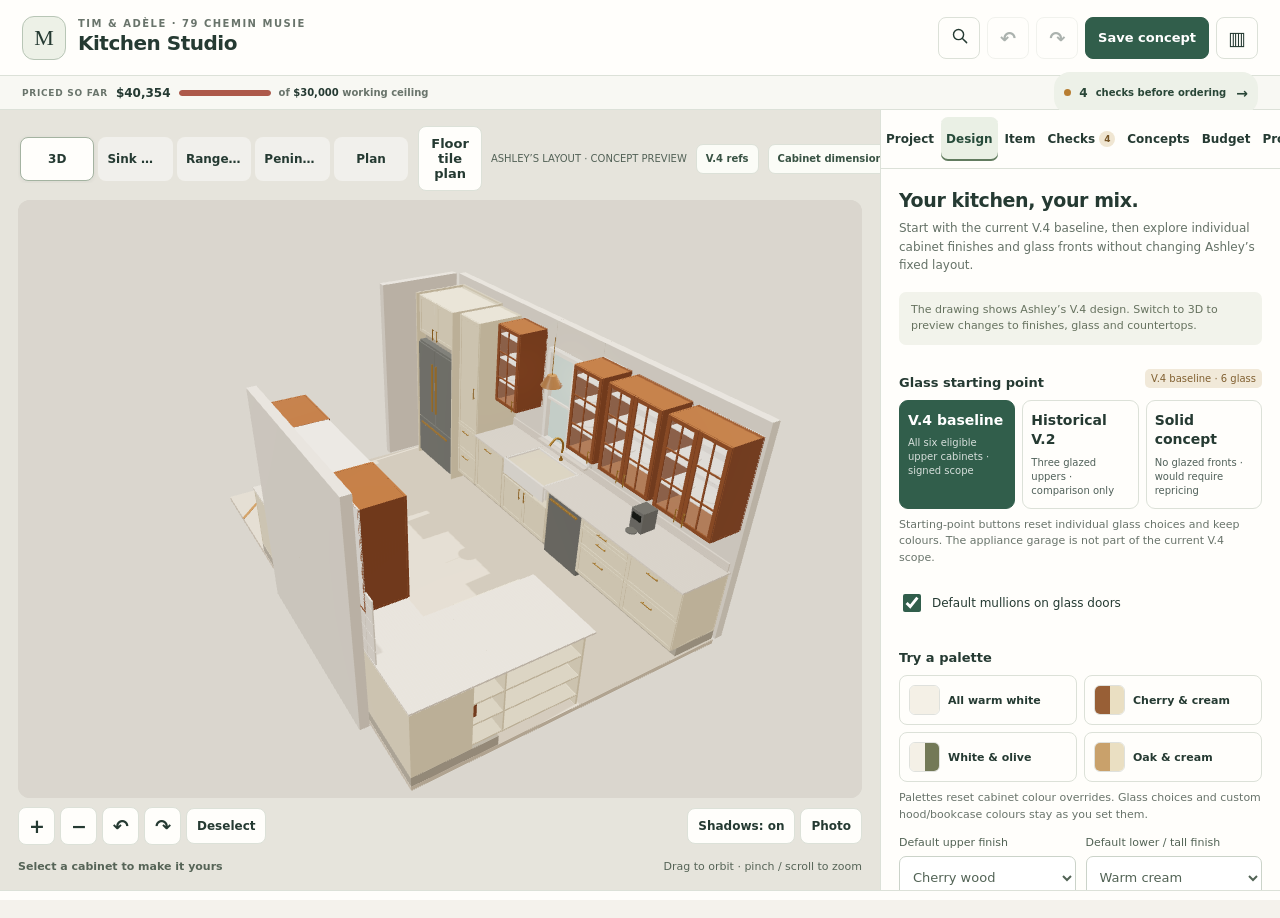
<file: index.html>
<!doctype html><html lang="en"><head><meta charset="utf-8"><meta name="viewport" content="width=device-width,initial-scale=1,viewport-fit=cover,maximum-scale=5,user-scalable=yes"><meta name="theme-color" content="#263b35"><meta name="apple-mobile-web-app-capable" content="yes"><meta name="apple-mobile-web-app-title" content="Kitchen Studio"><meta name="mobile-web-app-capable" content="yes"><link rel="manifest" href="manifest.webmanifest"><link rel="icon" href="assets/app-icon-192.png" sizes="192x192" type="image/png"><link rel="apple-touch-icon" href="assets/apple-touch-icon.png"><meta name="apple-mobile-web-app-status-bar-style" content="default"><meta name="format-detection" content="telephone=no"><title>79 Chemin Musie · Kitchen Studio</title><link rel="stylesheet" href="css/studio.css?v=20260928.1"><link rel="stylesheet" href="css/responsive.css?v=20260926.7"><script>window.MUSIE=window.MUSIE||{is3DReady:false};</script></head><body>
<header class="app-header"><div class="brand"><div class="brand-mark" aria-hidden="true">M</div><div><div class="eyebrow">TIM & ADÈLE · 79 CHEMIN MUSIE</div><h1>Kitchen Studio</h1></div></div><div class="header-actions"><button id="studio-search-open" class="icon-button studio-search-trigger" aria-label="Search the studio" title="Search the studio · / or Ctrl/⌘ K"><svg viewBox="0 0 24 24" aria-hidden="true"><circle cx="10.8" cy="10.8" r="6.4"></circle><path d="m16 16 5 5"></path></svg></button><button id="undo" class="icon-button" aria-label="Undo last design or price edit" title="Undo · Ctrl/⌘ Z" disabled>↶</button><button id="redo" class="icon-button" aria-label="Redo last edit" title="Redo · Ctrl/⌘ Shift Z" disabled>↷</button><button id="save-concept-top" class="primary">Save<span class="desktop-label"> concept</span></button><button id="panel-toggle" class="icon-button" aria-label="Hide controls for a full kitchen view" title="Show / hide controls">▥</button></div></header><div class="status-strip" aria-label="Project status"><button id="budget-shortcut" class="status-price" aria-label="Open budget"><span class="status-label">PRICED SO FAR</span><strong id="header-priced">—</strong><span class="status-meter" role="meter" aria-label="Priced subtotal as a portion of the working ceiling" aria-valuemin="0" aria-valuemax="100" aria-valuenow="0"><i id="header-priced-bar"></i></span><small>of <b id="header-ceiling">$30,000</b> working ceiling</small></button><button id="decision-shortcut" class="status-checks" aria-label="Review open checks before ordering"><i aria-hidden="true"></i><strong id="header-open-count">3</strong><span>checks before ordering</span><b aria-hidden="true">→</b></button></div> <main class="workspace"><section class="viewer" aria-label="Kitchen design workspace"><div class="viewbar"><nav class="view-tabs" aria-label="Camera views"><button data-view="overview">3D</button><button data-view="sink" class="active">Sink wall</button><button data-view="range">Range wall</button><button data-view="peninsula">Peninsula</button><button data-view="plan">Plan</button></nav><div class="view-tools"><button id="floor-layout-shortcut" type="button" data-floor-layout aria-label="Open floor tile plan">Floor tile plan</button><span class="view-count">ASHLEY’S V.4 DESIGN</span><button id="source-ref-toggle" type="button" aria-expanded="false" aria-controls="source-drawing">V.4 refs</button><button id="elevation-toggle" type="button" aria-pressed="false" aria-controls="elevation-stage">Cabinet dimensions</button></div></div><div id="stage"><section id="design-stage" class="design-stage" aria-label="Intentional Space V.4 design drawing" hidden><header class="design-stage-head"><div><strong id="design-title">Sink wall · Ashley’s V.4 design</strong><span id="design-source">Intentional Space · A.09</span></div><div class="design-stage-actions"><button id="design-dimensions" type="button">Select cabinets</button><button id="design-3d" type="button">Explore 3D</button></div></header><div id="design-plan-nav" class="design-plan-nav" hidden><button id="design-plan-cabinet" type="button" class="active" data-plan-kind="cabinet" aria-pressed="true">Cabinets · A.05</button><button id="design-plan-floor" type="button" data-plan-kind="floor" aria-pressed="false">Floor tile</button></div><div id="design-floor-view" class="design-floor-view" hidden><div class="floor-mode-tools" id="floor-modes"><span>Draft setting-out · sink wall at top</span><div><button id="floor-mode-size" type="button" data-floor-mode="size" class="active" aria-pressed="true">By size</button><button id="floor-mode-natural" type="button" data-floor-mode="natural" aria-pressed="false">Natural</button></div></div><div id="floor-map" class="floor-map" role="img" aria-label="Draft repeating mixed-size Valdorcia tile layout with cut pieces and 45 degree hardwood transition"></div><div id="floor-legend" class="floor-legend" aria-label="Tile piece counts"></div><p id="floor-summary" class="floor-summary"></p><p id="floor-assumptions" class="floor-assumptions"></p></div><div id="design-image-wrap" class="design-image-wrap"><picture><source id="design-mobile-source" media="(max-width:700px)" srcset="assets/design/sink-perspective-a09.webp"><img id="design-image" src="assets/design/sink-a09.webp" alt="Intentional Space V.4 sink wall design with cherry glass uppers and cream base cabinets"></picture></div><p class="design-caption">Ashley’s V.4 drawing is a fixed design reference. Finish and countertop choices preview in 3D; use Select cabinets for dimensions and individual fronts.</p></section><div id="error" role="alert">The 3D view could not start. Open this HTML file in a current browser with WebGL enabled. Some phone file previews do not run interactive HTML.</div><section id="elevation-stage" class="elevation-stage" aria-label="Dimensioned kitchen elevation" hidden><header class="elevation-head"><div><strong id="elevation-title">Sink wall · V.4 cabinet schedule</strong><span id="elevation-subtitle">Select a cabinet to highlight it in the model and review its scheduled size.</span></div><div class="elevation-head-actions"><button id="roughin-toggle" type="button" aria-pressed="false" hidden>Show rough-in overlay</button><button id="elevation-close" type="button">Back to V.4 design</button></div></header><div id="elevation-grid" class="elevation-grid" role="group" aria-label="Dimensioned cabinet elevation"></div><p id="roughin-warning" class="roughin-warning" hidden>Planning overlay only: marker locations and AFF heights are unverified placeholders, not construction dimensions. Confirm on site with the licensed trades, appliance specifications and applicable code before rough-in.</p><div id="roughin-detail" class="roughin-detail" aria-live="polite" hidden></div><img id="elevation-reference" alt="V.4 reference drawing" hidden><div id="elevation-selection" class="elevation-selection" aria-live="polite">Dimensions are cabinet box sizes in inches, from the V.4 schedule.</div></section><section class="source-drawing" id="source-drawing" aria-label="Kitchen v.4 drawing references" hidden><div class="source-drawing-head"><div><strong>Kitchen v.4 drawings</strong><span id="source-drawing-caption"></span></div><button id="source-ref-close" type="button" aria-label="Close drawing references">Close</button></div><nav class="source-drawing-tabs" aria-label="Choose source drawing"><button type="button" data-source-ref="0">A.05 · Cabinet plan</button><button type="button" data-source-ref="1">A.08 · Countertop</button><button type="button" data-source-ref="2">A.10 · Sink wall</button><button type="button" data-source-ref="3">A.12 · Range wall</button><button type="button" data-source-ref="4">A.13 · Peninsula</button><button type="button" data-source-ref="5">A.14 · Peninsula spec</button><button type="button" data-source-ref="6">A.15 · Dining side</button><button type="button" data-source-ref="7">A.16 · Dining spec</button></nav><img id="source-drawing-image" alt="Kitchen v.4 drawing reference"></section></div><div class="viewer-tools"><div class="tool-cluster"><button id="zin" class="icon-button" aria-label="Zoom in">+</button><button id="zout" class="icon-button" aria-label="Zoom out">−</button><button id="left" class="icon-button" aria-label="Rotate left">↶</button><button id="right" class="icon-button" aria-label="Rotate right">↷</button><button id="clear-selection">Deselect</button></div><div class="tool-cluster"><button id="quality">Shadows: on</button><button id="png" aria-label="Save current kitchen view as a PNG image">Photo</button></div></div><div class="viewer-caption"><span id="hover-name">Select a cabinet to make it yours</span><span class="gesture-help">Drag to orbit · pinch / scroll to zoom</span></div></section>
<aside class="inspector" aria-label="Kitchen design controls"><nav class="panel-tabs" role="tablist" aria-label="Studio tools"><button id="tab-project" role="tab" aria-controls="panel-project" aria-selected="false" tabindex="-1" data-tab="project">Project</button><button id="tab-design" role="tab" aria-controls="panel-design" aria-selected="true" data-tab="design">Design</button><button id="tab-item" role="tab" aria-controls="panel-item" aria-selected="false" tabindex="-1" data-tab="item">Item</button><button id="tab-decisions" role="tab" aria-controls="panel-decisions" aria-selected="false" tabindex="-1" data-tab="decisions">Checks <span class="tab-count" id="tab-open-count">3</span></button><button id="tab-concepts" role="tab" aria-controls="panel-concepts" aria-selected="false" tabindex="-1" data-tab="concepts">Concepts</button><button id="tab-budget" role="tab" aria-controls="panel-budget" aria-selected="false" tabindex="-1" data-tab="budget">Budget</button><button id="tab-sourcing" role="tab" aria-controls="panel-sourcing" aria-selected="false" tabindex="-1" data-tab="sourcing">Products</button></nav><div class="panel-scroll" id="panel-scroll">
<section id="panel-project" class="tab-panel" role="tabpanel" aria-labelledby="tab-project" hidden>
<h2>Project status & schedule</h2>
<p class="lede">Build sequencing, supplier lead times and current blockers. Trade ranges are planning estimates; confirm dates with the supplier or installer.</p>
<div class="project-asof">Updated <time datetime="2026-09-25">25 September 2026</time> · Project data and dates are provisional until confirmed.</div>
<p class="project-headline" id="project-headline">Phase 2 of 11 · ordering.</p><details class="offline-guide"><summary>Prepare this device for on-site use</summary><p>Connect to Wi-Fi and open the studio once. Wait until the bottom status says “Offline copy ready” before leaving the network.</p><ol><li><b>iPhone:</b> open this page in Safari, tap Share, then choose <b>Add to Home Screen</b>.</li><li><b>Android or desktop:</b> use the browser’s install option when it appears.</li></ol><p>Offline changes remain in this browser. Use the full project backup to move them to another device. Supplier links still need internet.</p><button type="button" id="install-app" hidden>Install app</button></details><div class="project-floor-shortcut"><p>Need the tile setting-out sketch?</p><button type="button" data-floor-layout>View floor tile layout →</button></div>
<div class="project-stats" aria-label="Project status summary">
<button class="project-stat" type="button" data-project-scroll="project-phases"><span>Phase</span><strong id="project-phase-count">2 / 11</strong></button>
<button class="project-stat" type="button" data-project-tab="decisions"><span>Open checks</span><strong id="project-open-count">4</strong></button>
<button class="project-stat" type="button" data-project-tab="budget"><span>Paid to date</span><strong id="project-paid">$28,535.45</strong><small>Includes partial OGP deposit</small></button>
<button class="project-stat" type="button" data-project-tab="budget"><span>Priced so far</span><strong id="project-priced">—</strong></button>
<button class="project-stat" type="button" data-project-tab="budget"><span>Unpriced lines</span><strong id="project-unpriced">—</strong></button>
</div>
<p class="muted project-footnote">Payments recorded: Swedish Door $22,901.52, Centura $2,533.93, and OGP deposit $3,100.00. OGP balance remains owing. Priced scope is not the full renovation forecast.</p>
<section aria-labelledby="project-phases-title"><div class="project-section-heading"><h3 id="project-phases-title">Phases</h3><span class="muted">Phase statuses are fixed pending confirmed dates</span></div><ol class="project-phases" id="project-phases"></ol></section>
<section aria-labelledby="project-blockers-title"><div class="project-section-heading"><h3 id="project-blockers-title">Blocking the next step</h3><span class="muted">Tap a check to open its record</span></div><div class="project-blockers" id="project-blockers"></div></section>
<section aria-labelledby="project-path-title"><div class="project-section-heading"><h3 id="project-path-title">Critical path</h3><span class="muted">Typical ranges, not confirmed dates</span></div><p class="muted">Steps depend on the work before them. Swedish Door production is the longest known lead and can run while site preparation proceeds.</p><ol class="project-path" id="project-path"></ol></section>
<section aria-labelledby="project-orders-title"><div class="project-section-heading"><h3 id="project-orders-title">Orders & lead times</h3><span class="muted">9 tracked items</span></div><div class="project-orders" id="project-orders"></div></section>
<section aria-labelledby="project-window-title" class="ty-window">
<div class="project-section-heading"><h3 id="project-window-title">Ty’s one-month window</h3><span class="window-flag">Schedule around delivery</span></div>
<p><strong>Do not book the month from today.</strong> Swedish Door was paid Sept 16–18; the 6–10 week lead points to a rough late-October to late-November arrival window. Ask Swedish Door for a confirmed ship and delivery date, then reserve Ty’s month around that date.</p>
<div class="window-sequence" aria-label="Work to fit within Ty’s month"><span>Demo</span><b>→</b><span>Rough-ins + inspection</span><b>→</b><span>Drywall</span><b>→</b><span>Floor tile</span><b>→</b><span>Cabinets</span><b>→</b><span>Counter template</span></div>
<p class="muted">Plan for the backsplash separately: counters must be installed first, so backsplash work is likely 1–2 weeks after template and outside Ty’s month. Recommended split: Ty lays the floor; a tile installer returns for the backsplash.</p>
<div class="project-risk-grid"><article><strong>Temporary kitchen · 4–6 weeks</strong><span>From demolition until counters are installed: arrange a fridge, induction burner, microwave, drinking water and dishwashing setup.</span></article><article><strong>Materials storage</strong><span>Doors, boxes, slab and tile arrive before installation. Confirm dry, flat and heated storage, especially for the cabinet fronts.</span></article></div>
</section>
<section aria-labelledby="project-assumptions-title"><div class="project-section-heading"><h3 id="project-assumptions-title">Assumptions & constraints</h3><span class="muted">Mark settled as confirmations come in</span></div><p class="muted">These are planning assumptions, not confirmed bookings or approvals. Your progress is saved in this browser.</p><div class="project-assumptions" id="project-assumptions"></div></section>
<section aria-labelledby="project-contacts-title" class="private-contacts"><div class="project-section-heading"><h3 id="project-contacts-title">Team & contacts</h3><span class="private-flag">Browser only</span></div><p class="muted">Contact details you enter here stay in this browser’s local storage and are not written into the published project files. They are not encrypted or synced to other devices. Add supplier links, phone numbers and order references on your own device.</p><div class="private-contact-list" id="private-contact-list"></div></section>
<div class="button-row project-actions"><button type="button" data-project-tab="budget">Open budget</button><button type="button" data-project-tab="decisions">Open checks</button></div>
</section>
<section id="panel-design" class="tab-panel" role="tabpanel" aria-labelledby="tab-design"><h2>Your kitchen, your mix.</h2><p class="lede">Start with the current V.4 baseline, then explore individual cabinet finishes and glass fronts without changing Ashley’s fixed layout.</p><p class="scope-note">The drawing shows Ashley’s V.4 design. Switch to 3D to preview changes to finishes, glass and countertops.</p><div class="section-label"><h3>Glass starting point</h3><span class="tag" id="mix-label">V.4 baseline</span></div><div class="option-cards"><button class="option-card" data-glass="v3"><strong>V.4 baseline</strong><span>All six eligible upper cabinets · signed scope</span></button><button class="option-card" data-glass="v2"><strong>Historical V.2</strong><span>Three glazed uppers · comparison only</span></button><button class="option-card" data-glass="solid"><strong>Solid concept</strong><span>No glazed fronts · would require repricing</span></button></div><select id="glass" class="visually-hidden" tabindex="-1" aria-label="Glass starting point"><option value="v3">V.4 baseline</option><option value="v2">Historical V.2</option><option value="solid">Solid concept</option></select><p class="muted">Starting-point buttons reset individual glass choices and keep colours. The appliance garage is not part of the current V.4 scope.</p><label class="check"><input id="mullions" type="checkbox" checked>Default mullions on glass doors</label>
<h3>Try a palette</h3><div class="palette-grid"><button data-palette="white" class="palette-button"><span class="palette-chip"><i style="background:#f4f0e6"></i><i style="background:#f4f0e6"></i></span>All warm white</button><button data-palette="cherry" class="palette-button"><span class="palette-chip"><i style="background:#985f36"></i><i style="background:#eadfc2"></i></span>Cherry & cream</button><button data-palette="olive" class="palette-button"><span class="palette-chip"><i style="background:#f4f0e6"></i><i style="background:#737957"></i></span>White & olive</button><button data-palette="oak" class="palette-button"><span class="palette-chip"><i style="background:#c9a16b"></i><i style="background:#eadfc2"></i></span>Oak & cream</button></div><p class="muted">Palettes reset cabinet colour overrides. Glass choices and custom hood/bookcase colours stay as you set them.</p><div class="pair"><div><label class="field">Default upper finish<select id="upper"><option value="white">Warm white</option><option value="cream">Warm cream</option><option value="cherry">Cherry wood</option><option value="oak">Light oak</option><option value="olive">Olive</option><option value="custom">Custom paint</option></select></label><label class="color">Custom paint<input type="color" id="upperColor" value="#f4f0e6" aria-label="Custom upper paint colour"></label></div><div><label class="field">Default lower / tall finish<select id="lower"><option value="white">Warm white</option><option value="cream">Warm cream</option><option value="cherry">Cherry wood</option><option value="oak">Light oak</option><option value="olive">Olive</option><option value="custom">Custom paint</option></select></label><label class="color">Custom paint<input type="color" id="lowerColor" value="#f4f0e6" aria-label="Custom lower paint colour"></label></div></div><p class="muted">Default finish edits keep your individual cabinet choices.</p><div id="override-overview"></div>
<hr class="section-divider"><h3>Surfaces & details</h3><div class="fields"><label class="field">Countertop appearance<select id="counter"><option value="musq">Eternal Musq 2 cm · OGP $5,936 + HST</option><option value="prado" selected>Calacatta Prado 2 cm · OGP $6,193.50 + HST · selected</option><option value="plain">Plain warm white · concept</option><option value="grey">White with grey veining · concept</option><option value="wood">Wood look · feasibility unverified</option></select></label><label class="field">Countertop thickness<select id="counterThickness"><option value="2">2 cm · A.08 dimensioned drawing</option><option value="3">3 cm · A.20 sourcing alternate</option></select></label><p class="muted">The drawing says 2 cm; the sourcing schedule starts with 3 cm. Both profiles are previewable here; confirm final slab thickness with the fabricator.</p><label class="checkline"><input id="showRug" type="checkbox"> Try the suggested 2.5 × 7 ft runner in the model</label><div class="pair"><label class="field">Floor<select id="floor"><option value="terra">Valdorcia mixed-format modular terracotta · selected</option><option value="ivory">Ivory · 16″ tile</option><option value="wood">Warm wood · concept</option></select></label><label class="field">Range backsplash<select id="tile"><option value="blue">Cream + blue motifs</option><option value="plain">Plain cream tile</option><option value="quartz">Match countertop</option></select></label></div><div class="pair"><label class="field">Hardware<select id="hardware"><option value="brass">Brass</option><option value="nickel">Nickel</option><option value="black">Black</option></select></label><label class="field">Appliance appearance<select id="appliance"><option value="steel">Existing stainless / current appliances</option><option value="white">Matte white GE Café · future option</option></select></label></div></div><p class="muted">Calacatta Prado is selected; OGP received a $3,100 deposit on 24 September. Musq remains available as a concept comparison. Scale, vein placement and lighting in the 3D preview are conceptual; the physical slab and final template govern. The terracotta model uses the mixed 8/16/24-inch modular layout and the 45° floor transition.</p><div class="counter-sample-grid" aria-label="Actual countertop sample references"><figure><img src="[data-uri]" alt="Client photo of MSI Calacatta Prado sample"><figcaption><strong>Calacatta Prado</strong><span>Actual sample · quieter warm-white field with very restrained beige/taupe veining</span></figcaption></figure><figure><img src="[data-uri]" alt="Client photo of Zenith Eternal Musq sample"><figcaption><strong>Eternal Musq</strong><span>Actual sample · warmer white field with stronger ochre/gold branching veining</span></figcaption></figure></div>
<details><summary>View & room settings</summary><label class="check"><input id="walls" type="checkbox" checked>Show wall shell</label><label class="check"><input id="labels" type="checkbox">Show cabinet IDs</label><label class="check"><input id="daylight" type="checkbox" checked>Daylight lighting</label><div class="pair"><label class="field">Ceiling height · assumed<input id="ceiling" type="number" min="96" max="132" step=".25" value="100"></label><label class="field">Window height · verify<input id="windowHeight" type="number" min="24" max="60" step=".125" value="44.75"></label></div><p class="muted">Inches. Ashley’s cabinet positions remain fixed. These room adjustments are visual assumptions.</p></details><details class="sourcebox"><summary>Source dimensions & modelling limits</summary><p><strong>Authority:</strong> Ashley Lewchuk, <em>79 Chemin Musie – Kitchen v.4.pdf</em>, September 2026. Earlier V.2/V.3 concepts and generated images are retained only for historical comparison and styling. This is a three-dimensional concept model, not a measured as-built or fabrication model.</p><ul>
<li><strong>A.03 (PDF p.4):</strong> room and flooring dimensions are interpreted from the current v.4 plan. Position offsets and wall thicknesses are not surveyed.</li>
<li><strong>A.06 / A.10 / A.12 / A.14 (pp.7, 11, 13, 15):</strong> cabinet module widths/heights and current fixed layout. Visible fronts, fillers and reveals are simplified.</li>
<li><strong>A.08 (p.9):</strong> current countertop intent is 2 cm quartz. OGP price-matched Eternal Musq at $5,936 + HST and Calacatta Prado at $6,193.50 + HST; backsplash “X” is $310 + HST. The sink run is about 147″ × 25⅝″ and the small quartz backsplash about 146¼″ × 4 3/16″. Final field template controls.</li>
<li><strong>A.10:</strong> CAB-3 is the 36″ sink cabinet. The exact apron sink and its support system are not yet selected, so the bowl/cutout shown here is only a placeholder.</li>
<li><strong>Glass:</strong> V.4 uses glass/mullion fronts on upper CAB-11/12/13/14/16/18. The Historical V.2 button is an appearance comparison only and does not represent the signed current scope.</li>
<li><strong>Appliance garage:</strong> removed from the current V.4 scope. Older appliance-garage hinge and shortened-counter assumptions are superseded.</li>
<li><strong>Floor:</strong> current selection is Centura Cerdomus Valdorcia Terracotta Mix Natura in mixed sizes. The 3D floor now uses a representative modular pattern based on the 8×8 / 8×16 / 16×16 / 16×24 format family and the client-supplied Centura pattern reference; final installer layout controls. The current purchase basis is 240.25 sq.ft. and the v.4 design estimate is about 235 sq.ft. including overage.</li>
<li><strong>Appliances:</strong> existing appliances are retained for now. Matte-white GE Café products remain future alternatives; meshes are generic and do not validate fit or services.</li>
<li><strong>Services:</strong> electrical, plumbing and HVAC rough-ins occur while walls are open. Verify the range electrical requirement and return-air rerouting before wall closure.</li>
<li><strong>IKEA reconciliation:</strong> the 22 September list broadly maps to V.4, but CAB-8’s hidden inner drawer is not apparent in the 18″ base components and one $66 36×30 wall cabinet remains that may be the hood cabinet earlier identified for removal. Confirm with Ashley before ordering.</li>
<li><strong>Centura payment:</strong> $4,387.28 matches the earlier combined kitchen + basement order, not the current kitchen-only scope. With the basement 16×16 line deferred, the mixed-format kitchen line is $2,242.42 pre-tax (about $2,533.93 with 13% HST).</li>
<li><strong>Budget:</strong> the $30,000 figure remains a legacy working ceiling and is not reaffirmed by the current source set. Current priced/planning scope already exceeds it before several labour/services are priced. No purchasing or fabrication approval is created by this studio.</li>
</ul></details>
</section>
<section id="panel-decisions" class="tab-panel" role="tabpanel" aria-labelledby="tab-decisions" hidden><h2>Checks</h2><p class="lede">Open checks before the next purchases, with the source details kept beside each decision.</p><details class="decision-box" open><summary>Project checks before the next purchases</summary><div class="decision-grid">
<article class="decision-card warning" data-project-check="ikea-list" tabindex="-1"><div class="decision-heading"><strong>IKEA shopping list</strong><span>RECONCILE BEFORE ORDER</span></div><p>The 22 September list is largely consistent with V.4, but two items need Ashley's confirmation before ordering:</p><ul><li>V.4 CAB-8 calls for a hidden inner drawer in its lowest 18-inch base drawer; the current 18-inch IKEA group shows only the three standard drawers.</li><li>The current list still contains one 36×14¾×30 wall cabinet at $66. Earlier correspondence said a $66 IKEA hood cabinet would be removed when the Swedish Door integrated/custom hood cover was used. Confirm whether this box is still structurally required.</li></ul><p class="muted">IKEA list 499998627 was priced for 22 September only; recheck price and stock before ordering. IKEA Canada lists the Kitchen Event starting 1 October, but has not posted the October reward terms yet. Confirm the reward, threshold, eligible items, member requirements and end date before checkout. Do not count a possible gift card as a budget reduction. <a href="https://www.ikea.com/ca/en/campaigns/ikea-kitchen-event-pubfec5f430/" target="_blank" rel="noopener">IKEA Canada Kitchen Event details ↗</a></p></article>
<article class="decision-card" data-project-check="centura-payment" tabindex="-1"><div class="decision-heading"><strong>Centura tile order</strong><span>PAID · CONFIRM CARTON MIX</span></div><p>Centura order <b>6058089</b> covers the kitchen only: 31 mixed-format cartons / <b>240.25 sq. ft.</b> of Valdorcia Terracotta Mix Natura. The paid total is <b>$2,533.93 tax-in</b>. That is about 18% over the draft floor area of 203 sq. ft.</p><p>The pattern sketch estimates 44 / 42 / 41 / 39 pieces across the 16×24″, 16×16″, 8×16″ and 8×8″ formats. A single-size top-up carton holds 4 / 7 / 13 / 26 pieces respectively. <b>The number of each size inside one VATECO mix carton is still unknown</b>; ask Centura Ottawa before ordering any extra tile.</p><p>The 23 September acknowledgement also showed a separate basement line of 98 pieces, SKU 92012 (16×16″). That line was removed from the kitchen-only revision. Check that it is absent from the current pickup ticket. The proposed ⅛″ grout and setting-out remain assumptions for installer review.</p><div class="decision-controls"><button type="button" data-floor-layout>View floor tile layout →</button></div><p>Ashley was told to expect the kitchen order around <b>mid-November</b>; she plans to call Centura for an update as the date approaches. Pickup is not yet arranged; use a truck suitable for the tile weight.</p></article>
<article class="decision-card" data-project-check="countertop-choice" tabindex="-1"><div class="decision-heading"><strong>OGP · Calacatta Prado</strong><span>BALANCE / SCOPE CHECK</span></div><table class="mini-table"><thead><tr><th>OGP price match</th><th>Counter</th><th>+ X backsplash</th><th>Approx. tax-in</th></tr></thead><tbody><tr><td>Eternal Musq 2 cm</td><td>$5,936.00</td><td>$310</td><td>$7,057.98</td></tr><tr><td>Calacatta Prado 2 cm</td><td>$6,193.50</td><td>$310</td><td>$7,348.96</td></tr></tbody></table><p>The current budget scenario is Calacatta Prado 2 cm. The 24 September transfer confirmation says <b>$3,100 deposited and received by OGP</b> for Prado. Verify the slab reference and thickness against OGP’s fabrication record before treating the material decision as closed. Based on the 22 September quote, the comparison total is <b>$7,348.96 tax-in</b>, leaving an estimated <b>$4,248.96</b> if the final scope and tax remain unchanged. The deposit is part of the total, not a second budget line. Musq stays available for appearance comparison only.</p><p class="muted">OGP’s 22 September revision is valid for 30 days and subject to site measure. Confirm the final invoice, backsplash/sill scope, sink cutout and balance. Plumbing hook-up and removal of old counters are excluded. Vesta’s 23 September prices are now comparison quotes, not the selected supplier.</p></article>
<article class="decision-card floor-reference" data-project-check="floor-pattern" tabindex="-1"><div class="decision-heading"><strong>Valdorcia floor pattern</strong><span>SELECTED</span></div><div class="reference-images"><figure><img src="[data-uri]" alt="Centura display-board modular pattern reference for the mixed Valdorcia tiles"><figcaption>Pattern reference supplied by Tim & Adèle</figcaption></figure><figure><img src="[data-uri]" alt="Centura Valdorcia mixed-format terracotta showroom display"><figcaption>Material / colour reference</figcaption></figure></div><p>The 3D floor uses a representative interlocking modular layout based on the mixed 8×8, 8×16, 16×16 and 16×24 format family. The installer/supplier pattern controls the final field layout.</p></article>
<article class="decision-card warning" data-project-check="sink-choice" tabindex="-1"><div class="decision-heading"><strong>Choose the apron sink</strong><span>SELECTION NEEDED</span></div><p>Compare the Sinkology Turner and DeerValley workstation sink dimensions before choosing. The sink choice controls RO fit, faucet-hole planning and the countertop template.</p><p class="muted">Confirm cabinet support and sink cutout details with Ashley and the fabricator.</p></article>
<article class="decision-card warning" data-project-check="hood-fit" tabindex="-1"><div class="decision-heading"><strong>Confirm hood insert and clearances</strong><span>FIT CHECK NEEDED</span></div><p>The purchasing list names a 28″ TruArctic TAIN28SS, 650 CFM, ductless insert with charcoal filters. Confirm the insert fits the 8″ band in the hood box drawing and verify range clearance and recirculation requirements before ordering.</p><p class="muted">The insert remains unpriced. Check exact specifications with the supplier and Ashley before approving the custom cover.</p></article>
</div></details><div class="button-row"><button id="export-decisions">Export decision record CSV</button><button id="import-decisions">Import decision record CSV</button></div><input id="decisions-file" type="file" accept=".csv,text/csv" hidden><p class="muted">Decisions remain saved in this browser. Export the CSV to share or move devices. The shopping list reflects current budget prices and updates when you change a price or reload Excel. Decision notes do not approve purchases; confirm items against supplier quotes and Ashley’s drawings.</p></section> <section id="panel-item" class="tab-panel" role="tabpanel" aria-labelledby="tab-item" hidden><h2>Make it individual.</h2><p class="lede">Click the kitchen, or choose an item here. Details stay in this panel.</p><label class="field item-picker">Select an item<select id="item-picker"><option value="">Choose a cabinet or feature…</option></select></label><div id="item-empty" class="item-empty"><strong>One cabinet. A different idea.</strong><p>Try white on one upper, cherry on another, or mix glass and solid doors without changing the rest.</p></div><div id="item-content" hidden><div class="item-banner"><div class="eyebrow" id="item-id"></div><h2 id="item-title"></h2><p id="item-dimensions" class="muted"></p><span id="item-inheritance" class="item-badge"></span></div><div id="item-customization"></div><details id="item-source"><summary>Specification & PDF references</summary><div id="selection" class="source-copy"></div></details><p class="muted">Visual choices do not approve products, dimensions or orders.</p></div></section>
<section id="panel-concepts" class="tab-panel" role="tabpanel" aria-labelledby="tab-concepts" hidden><h2>Keep the possibilities.</h2><p class="lede">Save named concepts with their cabinet choices and budget replacements. Compare them without losing your work.</p><label class="field">Current concept name<input id="conceptName" type="text" maxlength="60" value="V4 baseline"></label><div class="button-row"><button id="save-concept" class="primary">Save a new concept</button><button id="update-concept" disabled>Update selected</button></div><p id="autosave-note" class="muted">Working edits are saved in this browser when storage is available.</p><div id="saved-concepts"></div><details id="compare-section"><summary>Compare two saved concepts</summary><div class="pair" style="margin-top:12px"><label class="field">First concept<select id="compare-a"></select></label><label class="field">Second concept<select id="compare-b"></select></label></div><div id="comparison" class="compare-grid"></div></details><details><summary>Take a copy with you</summary><p class="muted">A concept JSON includes the design and its budget snapshot. Export a copy before moving to another device. Browser saves are local to this file/browser and can be cleared.</p><div class="button-row"><button id="conceptExport">Export concept</button><button id="conceptImport">Import concept</button></div><input id="importFile" type="file" accept="application/json,.json" hidden><div class="button-row"><button id="finishSchedule">Export finish schedule</button><button id="obj">Export geometry OBJ</button></div><p class="muted">OBJ contains the simplified geometry, not a construction or fabrication model. Use Photo under the kitchen for a PNG view.</p></details><section class="workspace-backup" aria-labelledby="workspace-backup-title"><h3 id="workspace-backup-title">Full project backup</h3><p>Export one file with the working design, current budget and price replacements, decision records, and saved concepts. Import replaces this browser’s project data. Reference PDFs and product-library files are not included.</p><div class="button-row"><button type="button" id="workspace-backup-export">Export full project backup</button><button type="button" id="workspace-backup-import">Import full project backup</button></div><input id="workspace-backup-file" type="file" accept="application/json,.json" hidden><div id="workspace-backup-preview" class="workspace-backup-preview" hidden><strong>Review before replacing project data</strong><p id="workspace-backup-summary"></p><div class="button-row"><button type="button" id="workspace-backup-confirm" class="primary">Replace browser project</button><button type="button" id="workspace-backup-cancel">Cancel</button></div></div><p class="muted">The backup includes project costs and decision notes. Keep the file somewhere private.</p></section><details><summary>How to use the studio</summary><p>1. Start from the V.4 baseline or choose an appearance comparison in Design.<br>2. Click or tap a cabinet. Set its finish, front and mullions in Item.<br>3. Use “Apply finish to” for a group, or “Copy appearance” between cabinets.<br>4. Save two concepts and compare their individual choices.<br>5. Open Budget to see which prices need refreshing.</p><p class="muted">Undo / redo includes design and budget edits. Keyboard: Ctrl/⌘ Z to undo; Ctrl/⌘ Shift Z to redo. Escape clears selection. Tap the panel icon at the top for an unobstructed full view.</p></details></section>
<section id="panel-budget" class="tab-panel" role="tabpanel" aria-labelledby="tab-budget" hidden><section id="budget-panel"><h2>Track the current budget.</h2><p class="lede">One current cost baseline. Competing quotes are not added together; unknown costs stay unpriced.</p><div class="budget-kpis"><div>PRICED SUBTOTAL<strong id="budget-total"></strong></div><div>LEFT FOR UNPRICED WORK<strong id="budget-left"></strong></div></div><div class="budget-rail" aria-hidden="true"><span class="priced" id="budget-bar-priced"></span><span class="reserve" id="budget-bar-reserve"></span></div><p class="muted">Legacy working ceiling <b id="budget-limit"></b> · Reserve <b id="budget-reserve"></b> · confirm the ceiling before treating it as a constraint</p><p id="budget-open"></p><p id="budget-forecast"></p><div class="scope-note warning-note">A partial subtotal is not the total renovation cost. Finish changes may require fresh quotes; a cheaper appearance does not establish a saving.</div><div class="button-row"><button id="loadBudget">Load Excel budget</button><button id="budgetCSV">Export cost CSV</button></div><input id="budgetFile" type="file" accept=".xlsx" hidden><p id="budget-source" class="muted">Excel Executive Summary baseline · updated 23 September 2026. Reload after editing Excel.</p><h3>Costs & replacement prices</h3><p class="muted">Open a line to review its scope or enter a replacement all-in price. A replacement counts once. Blank restores the baseline or TBD; zero requires confirmed exclusion or bundling.</p><div id="budget-lines"></div><button id="clearBudget" class="full" style="margin-top:15px">Clear replacement prices</button><p class="muted">Concept saves include these replacements. Excel stays the cost master; importing and exporting is manual. Carried figures include quoted tax only; tax reconciliation and final scope remain open. No purchasing approval is implied.</p></section></section>
<section id="panel-sourcing" class="tab-panel" role="tabpanel" aria-labelledby="tab-sourcing" hidden><h2>Products & source images</h2><p class="lede">Every linked product destination from v.4 pages A.20–A.22, matched to the associated product and the photographed reference. Links open the supplier listing; alternatives remain unselected until you choose them.</p><div class="source-note"><strong>Source reconciliation:</strong> 33 linked annotations resolve to 27 unique product destinations. Repeated PDF links are counted beside their product. A.08 specifies 2 cm quartz; A.20 suggests starting at 3 cm. The model follows the dimensioned drawing by default and lets you preview either thickness.</div><div class="source-note product-library-callout"><strong>Complete product and image library:</strong> 57 high-resolution source previews, 27 curated product links and link-verification notes. <a href="product-library/index.html">Open the full library ↗</a> · <a href="product-library/product_links_enhanced.csv" download>Download link audit CSV</a> · <a href="product-library/LINK_AUDIT_2026-09-25.md">Read link audit</a></div><h3>Shopping list</h3><p class="muted">Selected and required items for the current V.4 scope. Amounts come from Budget and update when you edit or import prices. Links and descriptions are references; confirm final model, scope and price before ordering.</p><div id="shopping-list" class="shopping-list" aria-live="polite"></div><hr class="section-divider"><h3>Product references & alternatives</h3><div class="source-toolbar"><input id="source-search" type="search" placeholder="Search products, finishes, retailer or material…" aria-label="Search product sourcing"><span id="source-summary" class="source-summary"></span></div><div id="source-grid" class="source-grid"></div></section></div></aside></main><footer class="app-status"><span id="status" role="status" aria-live="polite">Ready to explore · no item details will cover the kitchen.</span><span id="offline-status" class="offline-status" data-state="checking" role="status" aria-live="polite" aria-label="Checking offline availability"><i aria-hidden="true"></i><span id="offline-status-label">Setting up offline copy</span></span><span class="status-qualifier">Ashley’s layout · finishes exploratory · no order approval</span></footer>
<script src="js/three-legacy.js"></script>

<script src="js/source-assets.js"></script><script src="js/product-library-images.js"></script>
<script src="data/cabinets.js"></script><script src="js/floor-layout.js"></script><script src="js/three-view.js"></script>
<script id="budget-data" type="application/json">{"ceiling":30000,"reserveRate":0.1,"rows":[{"row":12,"name":"Swedish Door Floris cherry uppers / panels","amount":9663.04,"note":"Paid in full and in production. Three Swedish Door VT receipts dated Sep. 16, 17 and 18, 2026 each show an approved CAD $7,633.84 card payment ($22,901.52 total) against the three signed quotes. Their combined working tax-in lines total $22,901.53; reconcile the $0.01 rounding difference to the final invoice/ledger. Signed quote $8,551.36 pre-tax; this line uses 13% HST.","keys":["upper","glass","mullions"]},{"row":13,"name":"Swedish Door Coen Natural Cream lowers / panels","amount":10325.35,"note":"Paid in full and in production. Three Swedish Door VT receipts dated Sep. 16, 17 and 18, 2026 each show an approved CAD $7,633.84 card payment ($22,901.52 total) against the three signed quotes. Their combined working tax-in lines total $22,901.53; reconcile the $0.01 rounding difference to the final invoice/ledger. Signed quote $9,137.48 pre-tax; this line uses 13% HST.","keys":["lower"]},{"row":14,"name":"Swedish Door custom Simply White hood cover","amount":2913.14,"note":"Paid in full and in production. Three Swedish Door VT receipts dated Sep. 16, 17 and 18, 2026 each show an approved CAD $7,633.84 card payment ($22,901.52 total) against the three signed quotes. Their combined working tax-in lines total $22,901.53; reconcile the $0.01 rounding difference to the final invoice/ledger. Signed quote $2,578.00 pre-tax; custom 36-inch hood cover.","keys":["upper"]},{"row":15,"name":"IKEA SEKTION boxes / drawers / internals","amount":4327.9,"note":"IKEA shopping list 499998627, dated Sep. 22: $3,830 pre-tax / $4,327.90 at 13% HST. The list was priced for Sep. 22 only; reconfirm before purchase. IKEA Canada lists a Kitchen Event start on Oct. 1, but October reward terms are not posted; confirm qualifying items and requirements, and do not subtract a speculative gift card. Reconcile the hidden inner drawer in V4 CAB-8 and whether the $66 36x30 hood wall cabinet is still needed.","keys":[]},{"row":16,"name":"Centura Valdorcia mixed-format kitchen tile","amount":2533.93,"note":"Centura kitchen-only order 6058089: 31 cartons / 240.25 sq.ft. Valdorcia Terracotta Mix Natura, $2,242.42 + $291.51 HST = $2,533.93. Adèle reported payment on Sep. 24 (payment request 1164). The Sep. 23 order acknowledgement showing $0 paid predates that payment. Ashley expects arrival around mid-November; call for an update and arrange pickup with a suitably rated truck. Basement tile is deferred.","keys":["floor"]},{"row":17,"name":"Delta main + RO beverage faucets","amount":1205.31,"note":"Delta 9159-CZ-DST main faucet + 1930-CZ-DST RO beverage faucet. Quote total includes tax.","keys":[]},{"row":18,"name":"Reverse-osmosis system + installation","amount":1494.68,"note":"AloPompe quote 2990: $850 system + $450 installation/parts; quoted total $1,494.68. Confirm fit after sink selection.","keys":[]},{"row":19,"name":"Cabinet hardware (re-quote required)","amount":523.6,"note":"Quote QT00184447 totals $523.60 tax-in for 12 x 192mm pulls, 8 x 128mm pulls and 14 knobs. V4 requires 11 x 192mm, 8 x 128mm and 16 knobs, so re-quote before purchase. Quote expired Sep. 24; a tariff surcharge of up to 25% may apply.","keys":["hardware"]},{"row":20,"name":"Sink pendant","amount":309.28,"note":"Lights Canada quote D5279: Dunbridge 14-inch pendant, weathered brass / blue-white shade, SKU 18411BWWBR, $309.28 tax-in. Quote expired Sep. 24; refresh price and stock before purchase.","keys":[]},{"row":21,"name":"Countertop + quartz sink-wall backsplash","amount":7057.98,"note":"Selected: OGP Calacatta Prado 2cm, Sep. 22 quote $6,193.50 + $310 backsplash X + HST = $7,348.96 estimated total. OGP acknowledged a $3,100 deposit received Sep. 24, leaving about $4,248.96 if final scope/tax are unchanged. Deposit is included in total, not an added cost. Eternal Musq $7,057.98 tax-in remains a concept comparison only. Quote subject to site measure; final invoice, sink cutout and backsplash/sill scope need confirmation. Plumbing hookup and old counter removal excluded.","keys":["counter"]},{"row":22,"name":"Apron sink","amount":null,"note":"Finalists are Sinkology Turner and DeerValley. Ashley is obtaining current Wayfair Pro pricing. Exact sink is required before RO fit validation and countertop template.","keys":[]},{"row":23,"name":"Hood insert + charcoal filters","amount":null,"note":"V4 specifies TruArctic TAIN28SS recirculating insert + charcoal filters. Current complete-kit price/availability still required.","keys":[]},{"row":24,"name":"Decorative range backsplash tile","amount":null,"note":"Blue/cream Portuguese / Delft-style decorative tile direction. Product and quantity are not finalized.","keys":["tile"]},{"row":25,"name":"Intentional Space design services","amount":null,"note":"July/August invoice pending and September invoice expected at month-end. Add actual invoices when received.","keys":[]},{"row":26,"name":"Construction / carpentry / cabinet installation","amount":null,"note":"Demolition, framing/wall work, cabinet assembly/install and carpentry scope not fully priced.","keys":[]},{"row":27,"name":"Electrical","amount":null,"note":"Rough-ins before drywall; finishing after backsplash. Verify all v4 locations and the range receptacle notation.","keys":[]},{"row":28,"name":"Plumbing","amount":null,"note":"Rough-ins while walls are open; sink/faucets/RO connection after countertop installation.","keys":[]},{"row":29,"name":"Drywall / mudding / repairs","amount":null,"note":"Close walls after rough-ins; mud/sand/prime before flooring and cabinetry.","keys":[]},{"row":30,"name":"Floor tile installation / setting materials","amount":null,"note":"Tile labour, mortar, grout/sealer and transition materials remain unpriced. Installer should dry-lay strategically from the visible edges and 45° diagonal transition.","keys":["floor"]},{"row":31,"name":"Painting / final touch-ups","amount":null,"note":"Major painting is most efficient after drywall/prime and before cabinets; final touch-ups follow backsplash/electrical.","keys":[]},{"row":32,"name":"Other project costs / contingency adjustments","amount":null,"note":"Permits/engineering if needed, disposal, deliveries, temporary kitchen, repairs, cleanup and unforeseen work. Do not double count the reserve.","keys":[]}]}</script>
<script src="js/xlsx-vendor.js"></script>
<script src="js/budget.js"></script><script src="js/project.js"></script>
<script src="js/app.js"></script><script src="js/products.js"></script><script src="js/decisions.js"></script><script src="js/drawings.js"></script><script src="js/elevations.js?v=20260928.1"></script><script src="js/design.js?v=20260926.4"></script><script src="js/search.js?v=20260926.1"></script><script src="js/backup.js?v=20260926.1"></script><script src="js/offline.js?v=20260926.1"></script></body></html>
</file>
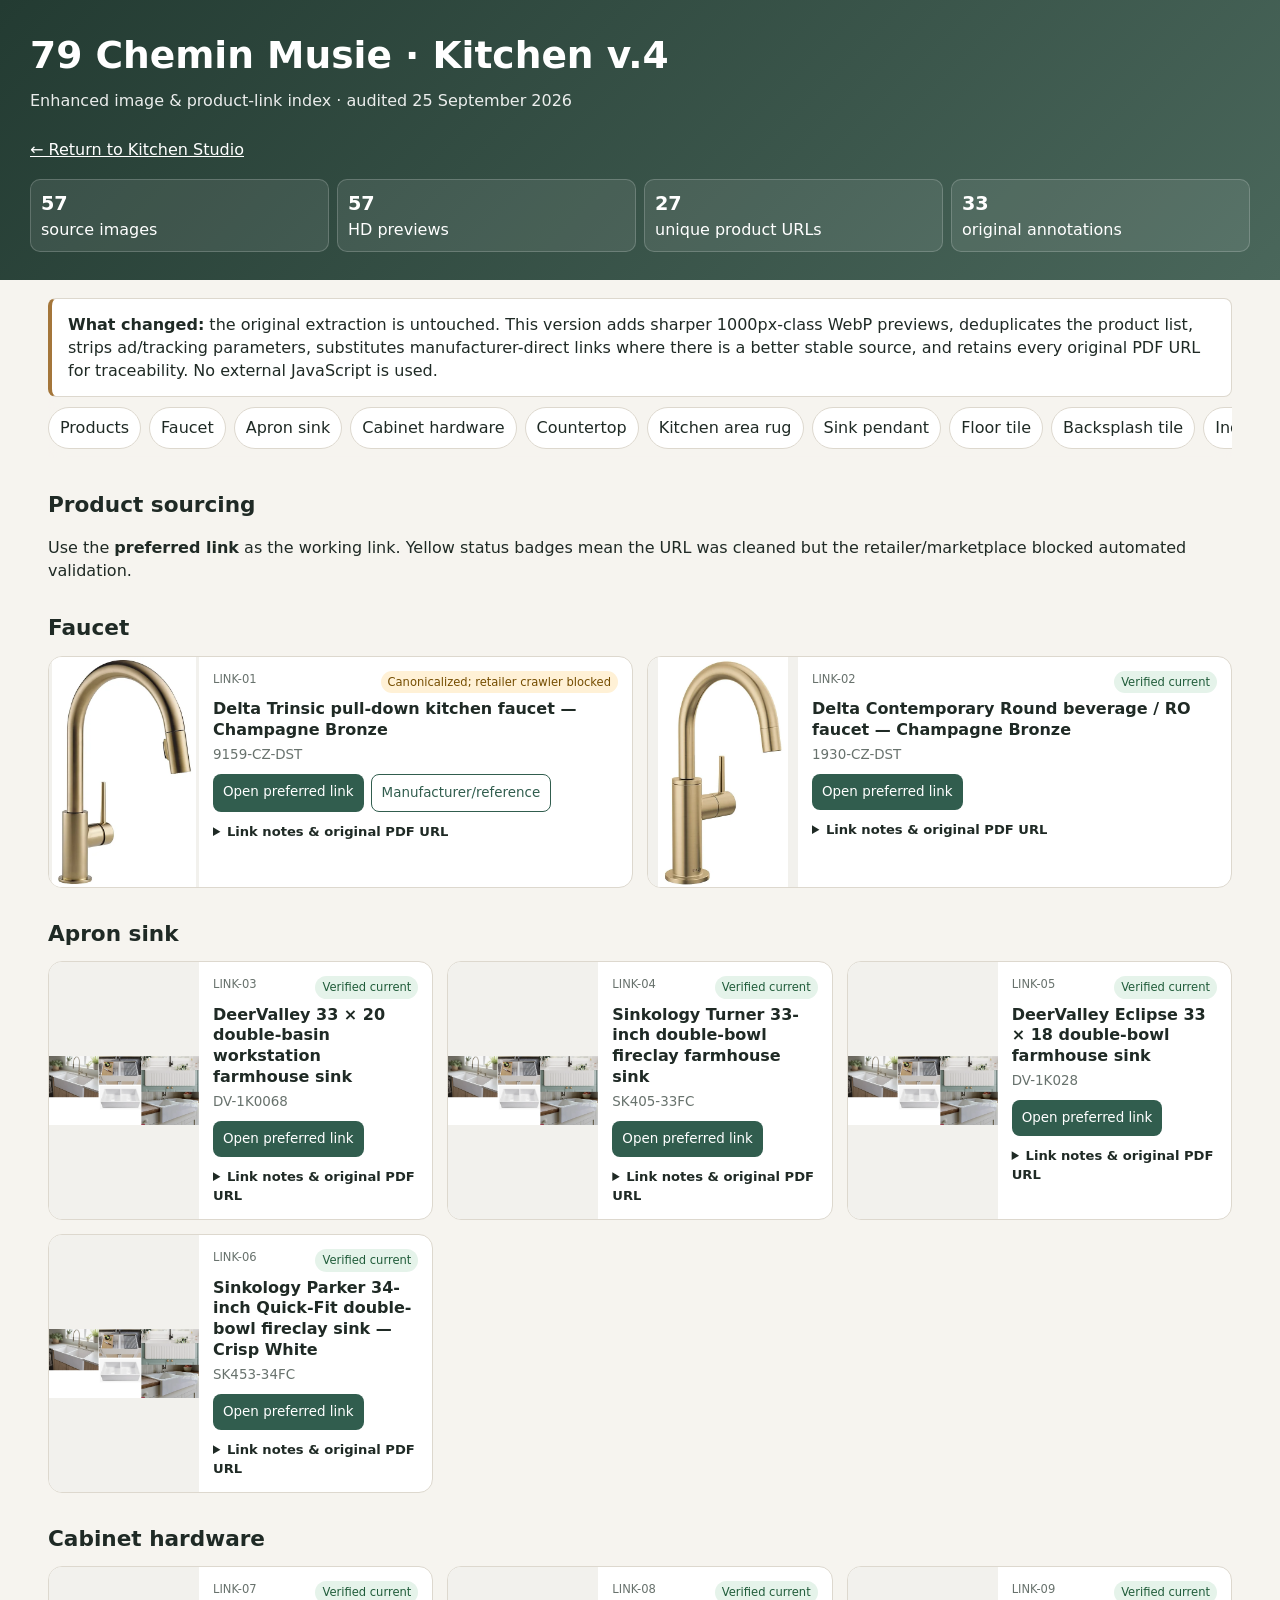
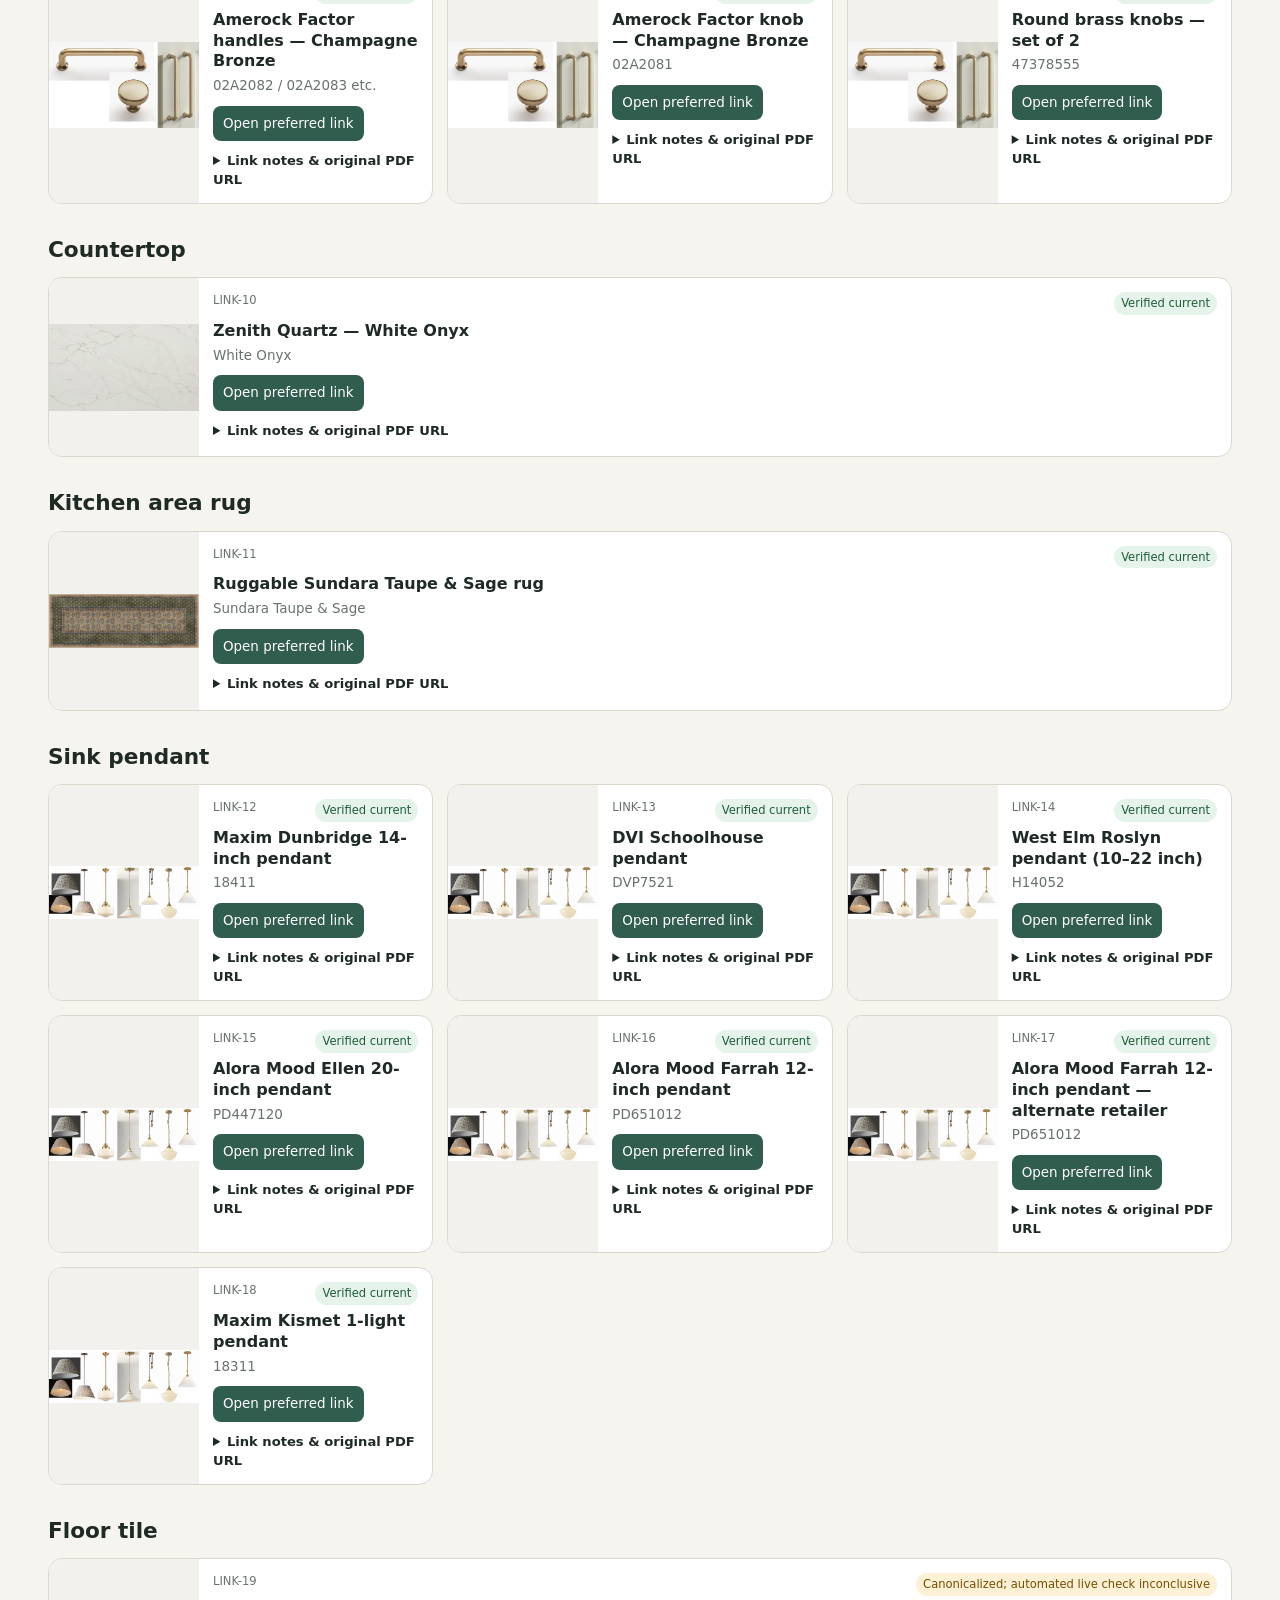
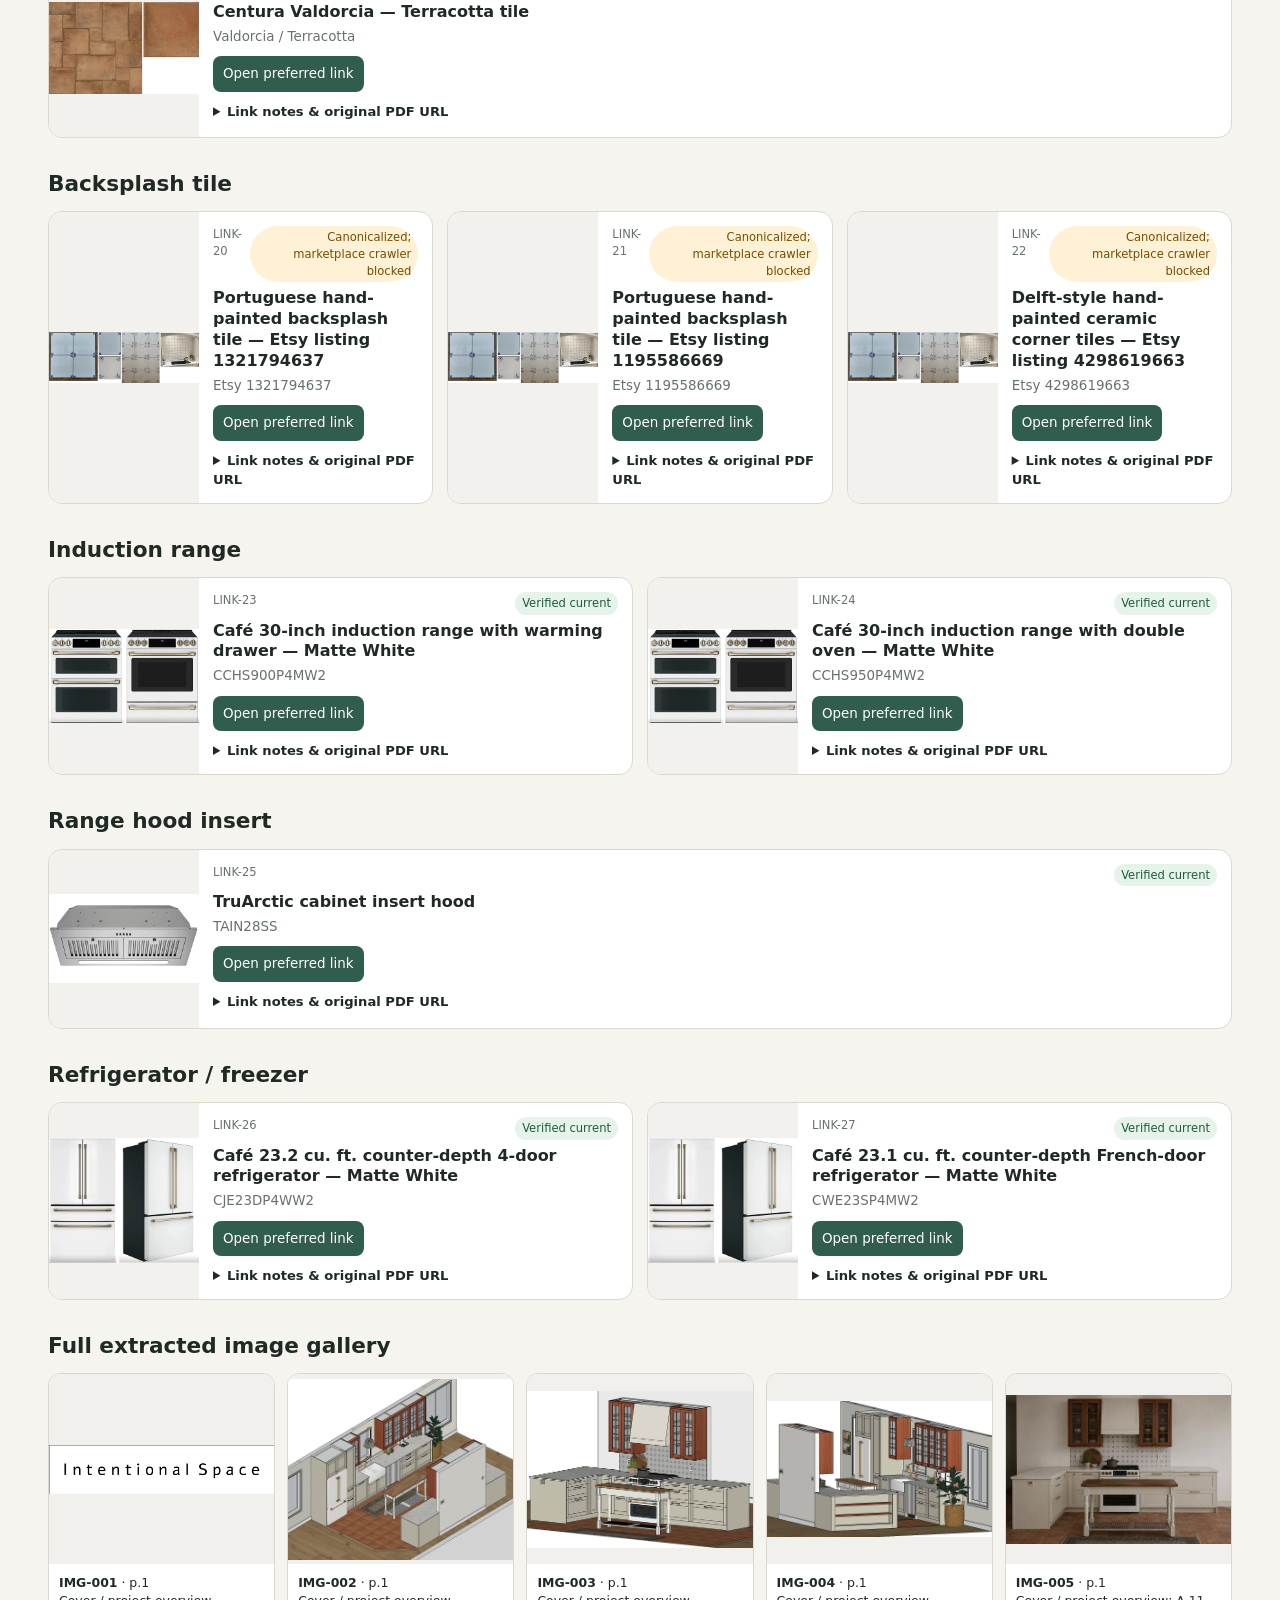
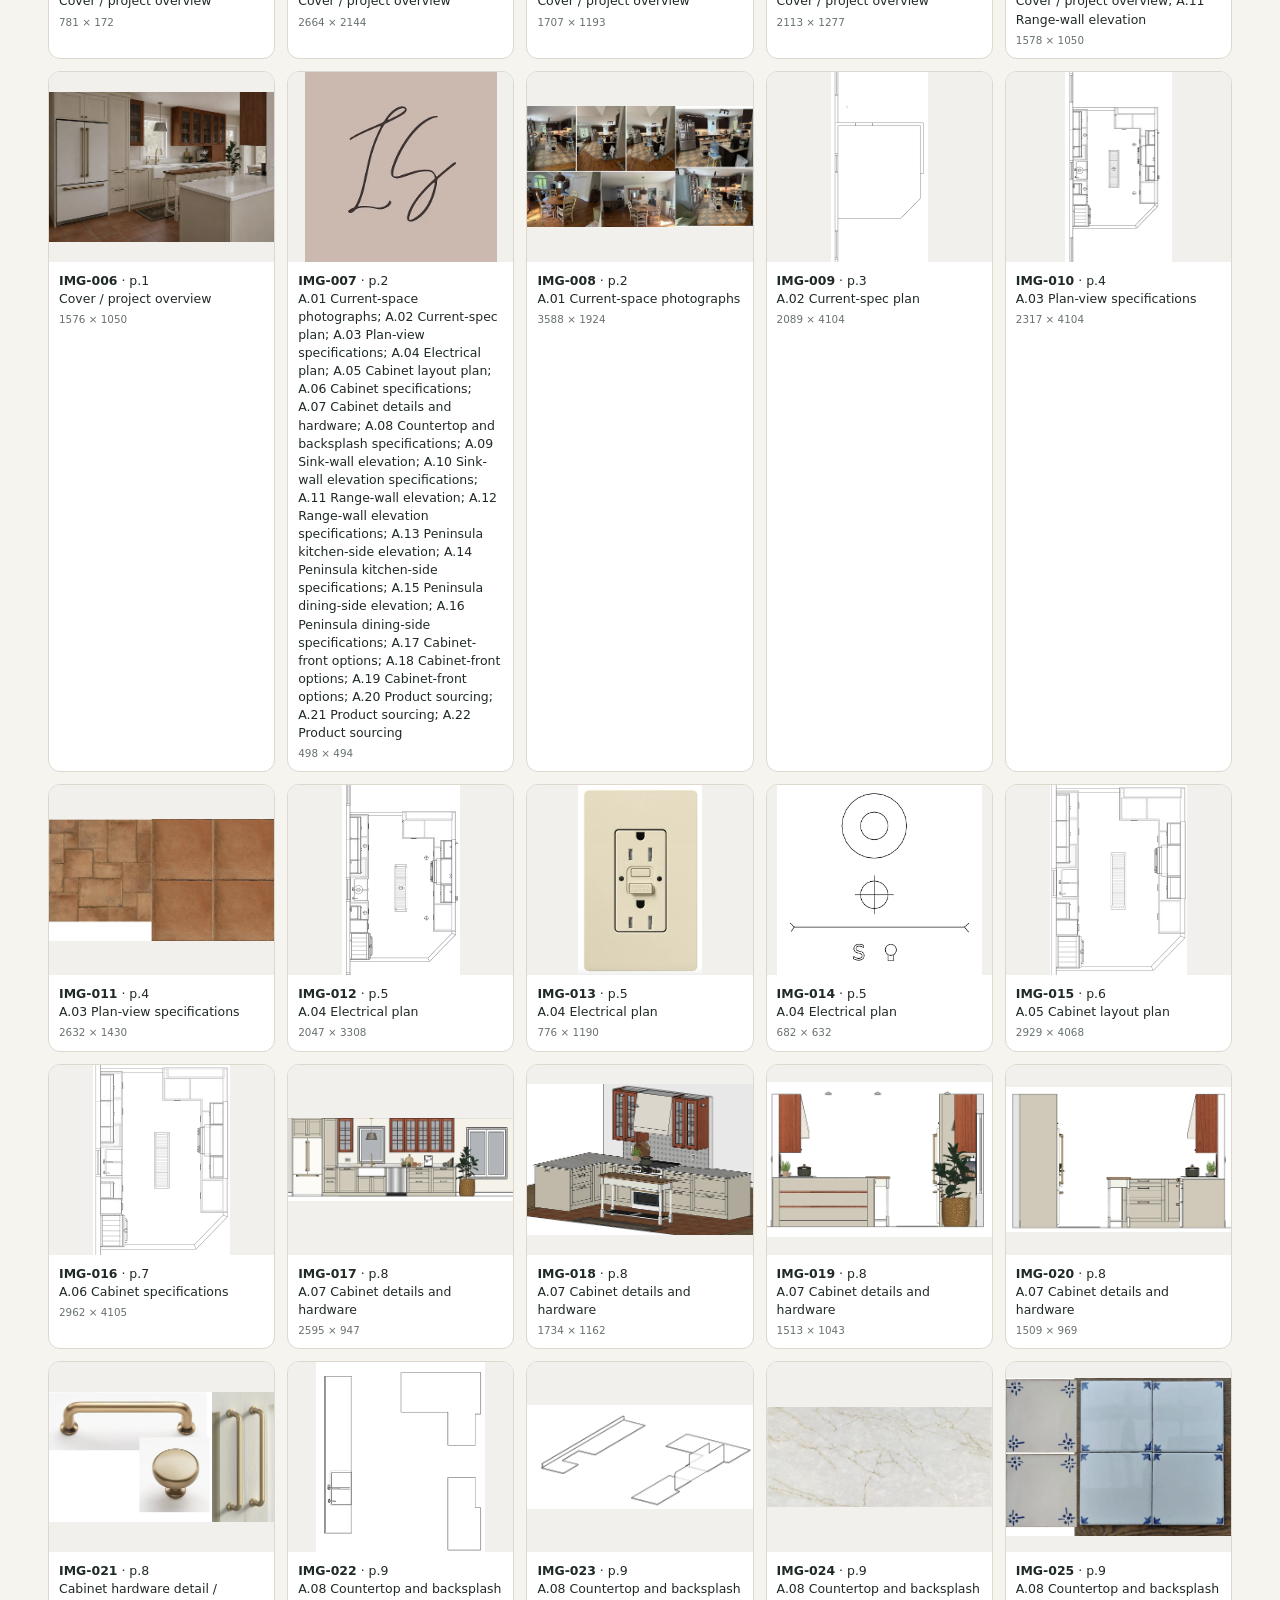
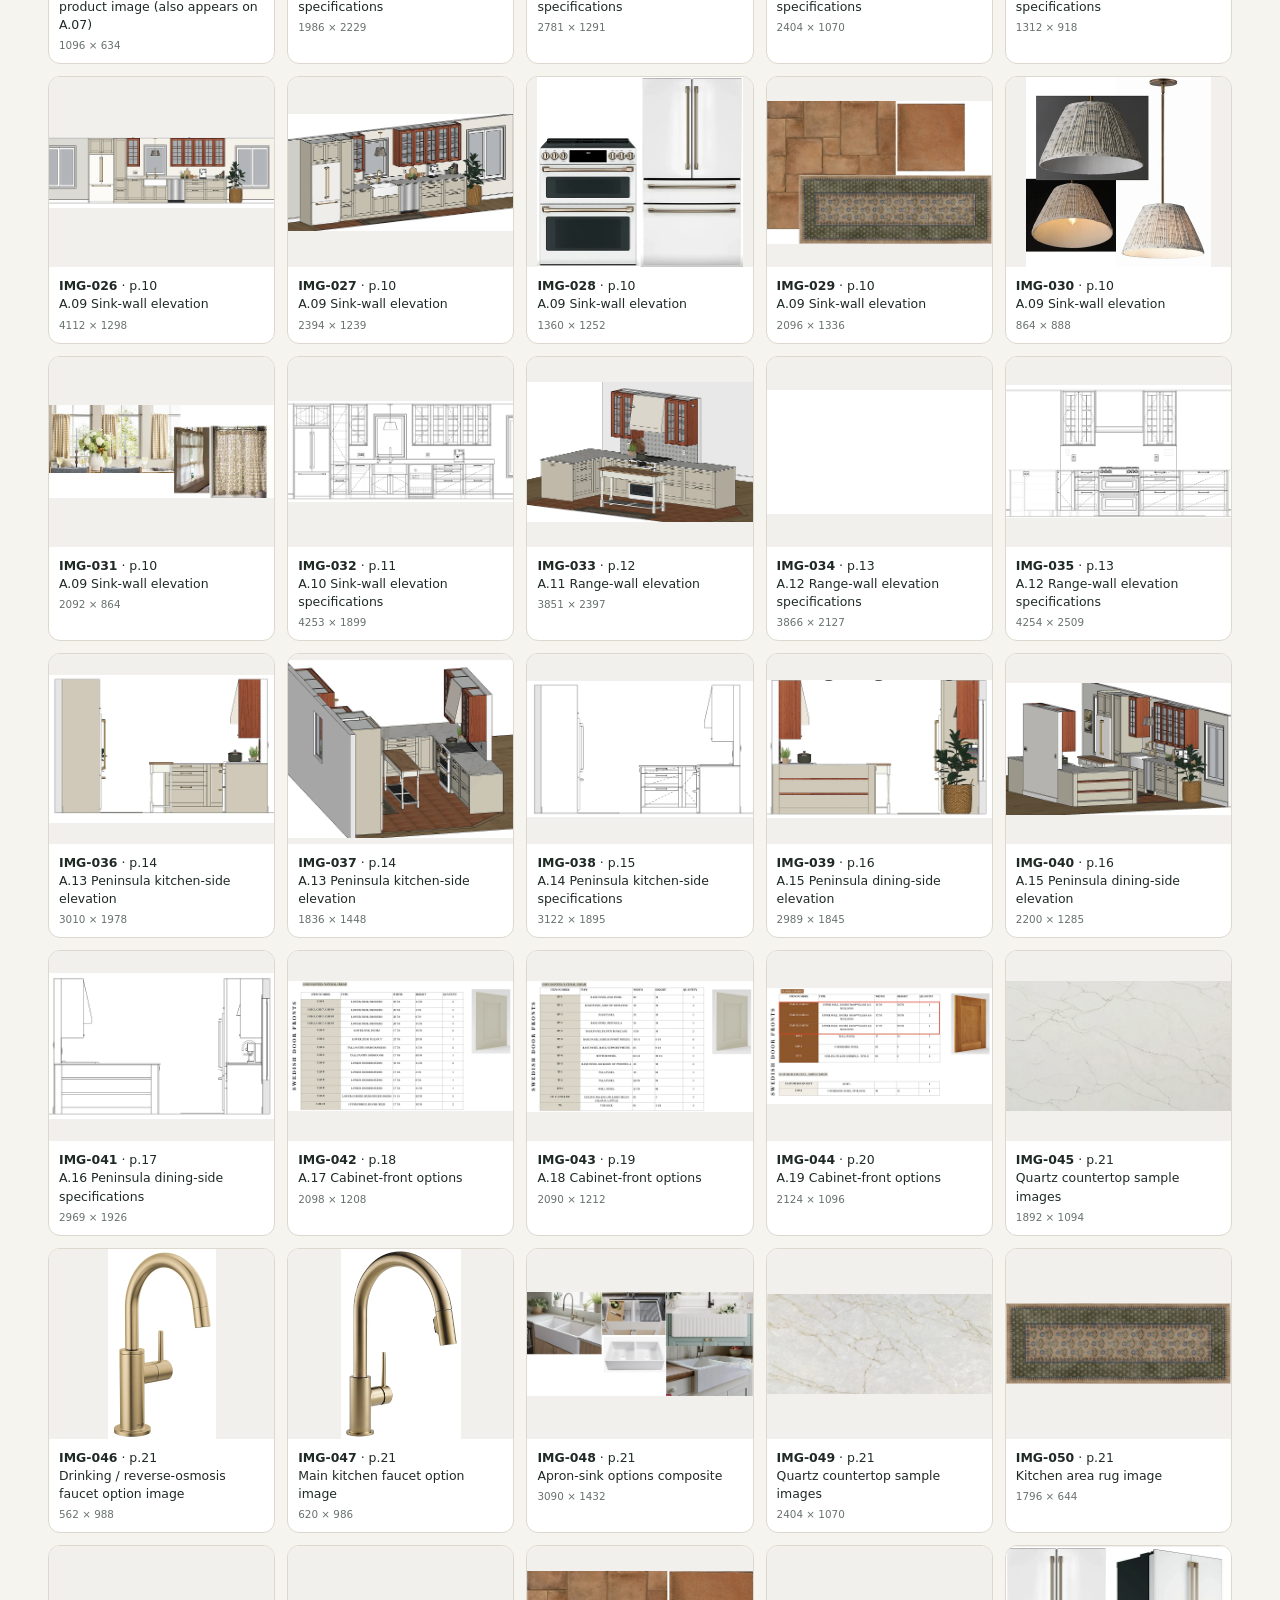
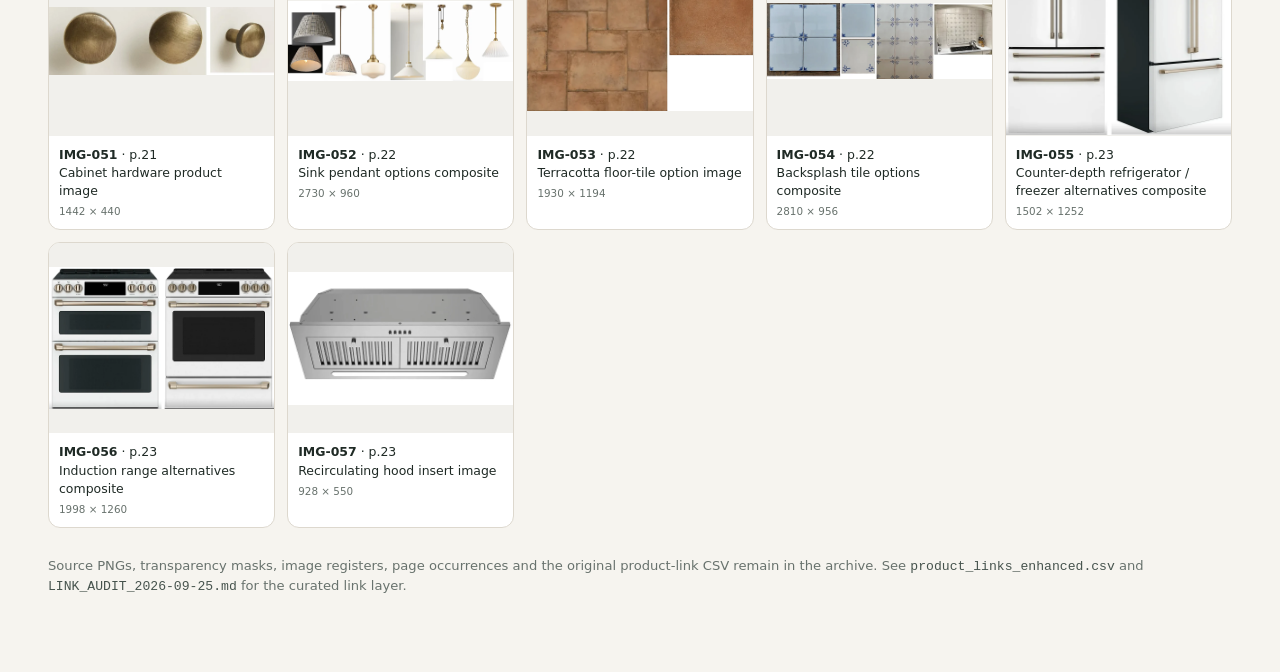
<file: product-library/index.html>
<!doctype html><html lang="en"><head><meta charset="utf-8"><meta name="viewport" content="width=device-width,initial-scale=1"><title>79 Chemin Musie · Enhanced image & product index</title><style>
:root{--ink:#1f2a25;--muted:#68726d;--bg:#f6f4ef;--card:#fff;--line:#ddd8ce;--accent:#315d4e;--warm:#a4763a;--ok:#e5f3ea;--okink:#205c3a;--review:#fff1d6;--reviewink:#754d00}
*{box-sizing:border-box}html{scroll-behavior:smooth}body{margin:0;font:16px/1.45 system-ui,-apple-system,Segoe UI,Roboto,sans-serif;color:var(--ink);background:var(--bg)}a{color:#155b7c}header{padding:28px max(18px,calc((100% - 1220px)/2));background:linear-gradient(135deg,#233b32,#4a675b);color:#fff}header h1{font-size:clamp(1.55rem,4vw,2.35rem);margin:0 0 6px}.sub{opacity:.9}.stats{display:grid;grid-template-columns:repeat(4,minmax(0,1fr));gap:8px;margin-top:18px}.stat{background:#ffffff16;border:1px solid #ffffff30;padding:10px;border-radius:10px}.stat b{font-size:1.2rem;display:block}main{max-width:1220px;margin:auto;padding:18px}.notice{background:#fff;border:1px solid var(--line);border-left:4px solid var(--warm);border-radius:8px;padding:14px 16px}.nav{display:flex;gap:8px;overflow-x:auto;position:sticky;top:0;background:color-mix(in srgb,var(--bg) 92%,transparent);backdrop-filter:blur(8px);padding:10px 0;z-index:3}.nav a{white-space:nowrap;text-decoration:none;background:#fff;border:1px solid var(--line);padding:8px 11px;border-radius:999px;color:var(--ink)}h2{margin:30px 0 12px;font-size:1.35rem}.product-grid{display:grid;grid-template-columns:repeat(auto-fit,minmax(300px,1fr));gap:14px}.product-card{display:grid;grid-template-columns:150px 1fr;background:#fff;border:1px solid var(--line);border-radius:14px;overflow:hidden;min-height:180px}.preview{background:#f2f1ed;display:flex;align-items:center;justify-content:center}.preview img{width:100%;height:100%;max-height:230px;object-fit:contain}.pc-body{padding:14px}.pc-body h3{margin:6px 0 4px;font-size:1rem;line-height:1.3}.model{font-size:.84rem;color:var(--muted);margin:0 0 10px}.meta{display:flex;justify-content:space-between;gap:8px;font-size:.72rem;color:var(--muted)}.badge{padding:3px 7px;border-radius:999px;text-align:right}.badge.ok{background:var(--ok);color:var(--okink)}.badge.review{background:var(--review);color:var(--reviewink)}.actions{display:flex;flex-wrap:wrap;gap:7px}.btn{display:inline-block;background:var(--accent);color:white;text-decoration:none;padding:8px 10px;border-radius:8px;font-size:.84rem}.btn.secondary{background:#fff;color:var(--accent);border:1px solid var(--accent)}details{margin-top:10px;font-size:.82rem}summary{cursor:pointer;font-weight:650}code{overflow-wrap:anywhere;color:#46534d}.gallery{display:grid;grid-template-columns:repeat(auto-fill,minmax(220px,1fr));gap:12px}.gallery figure{margin:0;background:#fff;border:1px solid var(--line);border-radius:12px;overflow:hidden}.gallery img{width:100%;height:190px;object-fit:contain;background:#f1f0ec;display:block}.gallery figcaption{padding:10px;font-size:.78rem}.gallery small{display:block;color:var(--muted);margin-top:4px}.footer-note{color:var(--muted);font-size:.82rem;margin:28px 0 60px}
@media(max-width:700px){header{padding:22px 16px}.stats{grid-template-columns:repeat(2,1fr)}main{padding:12px}.product-grid{grid-template-columns:1fr}.product-card{grid-template-columns:112px 1fr}.preview img{max-height:210px}.pc-body{padding:11px}.badge{max-width:130px}.gallery{grid-template-columns:repeat(2,minmax(0,1fr));gap:8px}.gallery img{height:145px}.gallery figcaption{font-size:.72rem}.nav{margin-left:-12px;margin-right:-12px;padding-left:12px;padding-right:12px}}
@media(max-width:430px){.product-card{grid-template-columns:96px 1fr}.actions{display:grid}.btn{text-align:center}.gallery{grid-template-columns:1fr 1fr}.stats{font-size:.8rem}}
</style></head><body>
<header><h1>79 Chemin Musie · Kitchen v.4</h1><div class="sub">Enhanced image & product-link index · audited 25 September 2026</div><p><a href="../" style="display:inline-block;color:#fff;margin-top:10px">← Return to Kitchen Studio</a></p><div class="stats"><div class="stat"><b>57</b>source images</div><div class="stat"><b>57</b>HD previews</div><div class="stat"><b>27</b>unique product URLs</div><div class="stat"><b>33</b>original annotations</div></div></header>
<main><div class="notice"><strong>What changed:</strong> the original extraction is untouched. This version adds sharper 1000px-class WebP previews, deduplicates the product list, strips ad/tracking parameters, substitutes manufacturer-direct links where there is a better stable source, and retains every original PDF URL for traceability. No external JavaScript is used.</div>
<nav class="nav"><a href="#products">Products</a><a href="#cat-faucet">Faucet</a><a href="#cat-apron-sink">Apron sink</a><a href="#cat-cabinet-hardware">Cabinet hardware</a><a href="#cat-countertop">Countertop</a><a href="#cat-kitchen-area-rug">Kitchen area rug</a><a href="#cat-sink-pendant">Sink pendant</a><a href="#cat-floor-tile">Floor tile</a><a href="#cat-backsplash-tile">Backsplash tile</a><a href="#cat-induction-range">Induction range</a><a href="#cat-range-hood-insert">Range hood insert</a><a href="#cat-refrigerator-freezer">Refrigerator / freezer</a><a href="#gallery">All images</a></nav>
<section id="products"><h2>Product sourcing</h2><p>Use the <strong>preferred link</strong> as the working link. Yellow status badges mean the URL was cleaned but the retailer/marketplace blocked automated validation.</p></section>
<section class="cat" id="cat-faucet"><h2>Faucet</h2><div class="product-grid"><article class="product-card">
<a class="preview" href="thumbnails_hd/img_047_p21_xref428.webp" target="_blank"><img loading="lazy" src="thumbnails_hd/img_047_p21_xref428.webp" alt="Preview"></a>
<div class="pc-body"><div class="meta"><span>LINK-01</span><span class="badge review">Canonicalized; retailer crawler blocked</span></div>
<h3>Delta Trinsic pull-down kitchen faucet — Champagne Bronze</h3>
<p class="model">9159-CZ-DST</p>
<div class="actions"><a class="btn" href="https://www.amazon.ca/dp/B0050EN8E6" target="_blank" rel="noopener">Open preferred link</a><a class="btn secondary" href="https://fr.deltafaucet.ca/kitchen/product/9159-DST" target="_blank" rel="noopener">Manufacturer/reference</a></div>
<details><summary>Link notes & original PDF URL</summary><p>Delta product-family page is current; the Canadian 9159-CZ-DST-1.5 variant is shown by Delta as discontinued, so keep the exact ASIN retail link for the specified item.</p><p><strong>Preferred source:</strong> Amazon Canada (canonical ASIN)</p><p><strong>Clean PDF URL:</strong><br><code>https://www.amazon.ca/dp/B0050EN8E6</code></p><p><strong>Original PDF URL:</strong><br><code>https://www.amazon.ca/9159-CZ-DST-Pull-Down-Kitchen-Faucet-Champagne/dp/B0050EN8E6/ref=asc_df_B0050EN8E6?mcid=8d8cde5f94a337138098c9199a36cec0&amp;tag=googleshopc0c-20&amp;linkCode=df0&amp;hvadid=706725384468&amp;hvpos=&amp;hvnetw=g&amp;hvrand=10914149429225632932&amp;hvpone=&amp;hvptwo=&amp;hvqmt=&amp;hvdev=c&amp;hvdvcmdl=&amp;hvlocint=&amp;hvlocphy=9000677&amp;hvtargid=pla-384537213566&amp;hvocijid=10914149429225632932-B0050EN8E6-&amp;hvexpln=0&amp;gad_source=1&amp;th=1</code></p></details>
</div></article><article class="product-card">
<a class="preview" href="thumbnails_hd/img_046_p21_xref427.webp" target="_blank"><img loading="lazy" src="thumbnails_hd/img_046_p21_xref427.webp" alt="Preview"></a>
<div class="pc-body"><div class="meta"><span>LINK-02</span><span class="badge ok">Verified current</span></div>
<h3>Delta Contemporary Round beverage / RO faucet — Champagne Bronze</h3>
<p class="model">1930-CZ-DST</p>
<div class="actions"><a class="btn" href="https://fr.deltafaucet.ca/kitchen/product/1930-CZ-DST" target="_blank" rel="noopener">Open preferred link</a></div>
<details><summary>Link notes & original PDF URL</summary><p>Manufacturer page explicitly states compatibility with reverse-osmosis or water-filtration systems.</p><p><strong>Preferred source:</strong> Delta Faucet Canada</p><p><strong>Clean PDF URL:</strong><br><code>https://www.amazon.ca/dp/B093KDJQFW</code></p><p><strong>Original PDF URL:</strong><br><code>https://www.amazon.ca/Delta-Faucet-1930-CZ-DST-Contemporary-Champagne/dp/B093KDJQFW/ref=asc_df_B093KDJQFW?mcid=1f2c41b871753b0cbf05395ca88cea43&amp;tag=googleshopc0c-20&amp;linkCode=df0&amp;hvadid=706739494290&amp;hvpos=&amp;hvnetw=g&amp;hvrand=9881490294605905256&amp;hvpone=&amp;hvptwo=&amp;hvqmt=&amp;hvdev=c&amp;hvdvcmdl=&amp;hvlocint=&amp;hvlocphy=9001028&amp;hvtargid=pla-1394172990668&amp;hvocijid=9881490294605905256-B093KDJQFW-&amp;hvexpln=0&amp;gad_source=1&amp;th=1</code></p></details>
</div></article></div></section><section class="cat" id="cat-apron-sink"><h2>Apron sink</h2><div class="product-grid"><article class="product-card">
<a class="preview" href="thumbnails_hd/img_048_p21_xref429.webp" target="_blank"><img loading="lazy" src="thumbnails_hd/img_048_p21_xref429.webp" alt="Preview"></a>
<div class="pc-body"><div class="meta"><span>LINK-03</span><span class="badge ok">Verified current</span></div>
<h3>DeerValley 33 × 20 double-basin workstation farmhouse sink</h3>
<p class="model">DV-1K0068</p>
<div class="actions"><a class="btn" href="https://www.deervalleybath.com/en-ca/products/deervalley-dv-1k0068-33-l-x-20-w-double-basin-workstation-farmhouse-kitchen-sink-with-sink-grid-cutting-board-and-dish-drying-rack" target="_blank" rel="noopener">Open preferred link</a></div>
<details><summary>Link notes & original PDF URL</summary><p>Manufacturer-direct page is more stable and clearer than the retail tracking URL.</p><p><strong>Preferred source:</strong> DeerValley Bath</p><p><strong>Clean PDF URL:</strong><br><code>https://www.wayfair.ca/home-improvement/pdp/deervalley-33-l-x-20-w-double-basin-workstation-farmhouse-kitchen-sink-with-sink-grid-cutting-board-and-dish-drying-rack-drll1212.html?piid=101798384</code></p><p><strong>Original PDF URL:</strong><br><code>https://www.wayfair.ca/home-improvement/pdp/deervalley-33-l-x-20-w-double-basin-workstation-farmhouse-kitchen-sink-with-sink-grid-cutting-board-and-dish-drying-rack-drll1212.html?piid=101798384</code></p></details>
</div></article><article class="product-card">
<a class="preview" href="thumbnails_hd/img_048_p21_xref429.webp" target="_blank"><img loading="lazy" src="thumbnails_hd/img_048_p21_xref429.webp" alt="Preview"></a>
<div class="pc-body"><div class="meta"><span>LINK-04</span><span class="badge ok">Verified current</span></div>
<h3>Sinkology Turner 33-inch double-bowl fireclay farmhouse sink</h3>
<p class="model">SK405-33FC</p>
<div class="actions"><a class="btn" href="https://www.sinkology.com/product/turner-33-double-bowl-fireclay-sink/" target="_blank" rel="noopener">Open preferred link</a></div>
<details><summary>Link notes & original PDF URL</summary><p>Manufacturer page replaces the longer Wayfair URL.</p><p><strong>Preferred source:</strong> Sinkology</p><p><strong>Clean PDF URL:</strong><br><code>https://www.wayfair.ca/home-improvement/pdp/sinkology-turner-crisp-white-fireclay-33-double-bowl-undermount-farmhouse-apron-kitchen-sink-tcla1205.html?piid=132210302%2C132210304</code></p><p><strong>Original PDF URL:</strong><br><code>https://www.wayfair.ca/home-improvement/pdp/sinkology-turner-crisp-white-fireclay-33-double-bowl-undermount-farmhouse-apron-kitchen-sink-tcla1205.html?piid=132210302%2C132210304</code></p></details>
</div></article><article class="product-card">
<a class="preview" href="thumbnails_hd/img_048_p21_xref429.webp" target="_blank"><img loading="lazy" src="thumbnails_hd/img_048_p21_xref429.webp" alt="Preview"></a>
<div class="pc-body"><div class="meta"><span>LINK-05</span><span class="badge ok">Verified current</span></div>
<h3>DeerValley Eclipse 33 × 18 double-bowl farmhouse sink</h3>
<p class="model">DV-1K028</p>
<div class="actions"><a class="btn" href="https://www.deervalleybath.com/en-ca/products/sutton-place-33-l-x-18-w-double-basin-farmhouse-kitchen-sink" target="_blank" rel="noopener">Open preferred link</a></div>
<details><summary>Link notes & original PDF URL</summary><p>Manufacturer page identifies the 33 × 18 white dual-basin Eclipse as DV-1K028.</p><p><strong>Preferred source:</strong> DeerValley Bath</p><p><strong>Clean PDF URL:</strong><br><code>https://www.wayfair.ca/home-improvement/pdp/deervalley-eclipse-33-l-x-18-w-double-bowl-farmhouse-kitchen-sink-with-accessories-drll1017.html?piid=89280100</code></p><p><strong>Original PDF URL:</strong><br><code>https://www.wayfair.ca/home-improvement/pdp/deervalley-eclipse-33-l-x-18-w-double-bowl-farmhouse-kitchen-sink-with-accessories-drll1017.html?piid=89280100</code></p></details>
</div></article><article class="product-card">
<a class="preview" href="thumbnails_hd/img_048_p21_xref429.webp" target="_blank"><img loading="lazy" src="thumbnails_hd/img_048_p21_xref429.webp" alt="Preview"></a>
<div class="pc-body"><div class="meta"><span>LINK-06</span><span class="badge ok">Verified current</span></div>
<h3>Sinkology Parker 34-inch Quick-Fit double-bowl fireclay sink — Crisp White</h3>
<p class="model">SK453-34FC</p>
<div class="actions"><a class="btn" href="https://www.sinkology.com/product/parker-34-quick-fit-fireclay-double-bowl-sink/" target="_blank" rel="noopener">Open preferred link</a></div>
<details><summary>Link notes & original PDF URL</summary><p>Exact manufacturer product page for the double-bowl Parker.</p><p><strong>Preferred source:</strong> Sinkology</p><p><strong>Clean PDF URL:</strong><br><code>https://www.wayfair.ca/home-improvement/pdp/sinkology-parker-crisp-white-fireclay-3385-double-bowl-quick-fit-drop-in-farmhouse-apron-kitchen-sink-tcla1207.html?piid=132400884%2C132400886%2C132400885</code></p><p><strong>Original PDF URL:</strong><br><code>https://www.wayfair.ca/home-improvement/pdp/sinkology-parker-crisp-white-fireclay-3385-double-bowl-quick-fit-drop-in-farmhouse-apron-kitchen-sink-tcla1207.html?piid=132400884%2C132400886%2C132400885</code></p></details>
</div></article></div></section><section class="cat" id="cat-cabinet-hardware"><h2>Cabinet hardware</h2><div class="product-grid"><article class="product-card">
<a class="preview" href="thumbnails_hd/img_021_p08_xref164.webp" target="_blank"><img loading="lazy" src="thumbnails_hd/img_021_p08_xref164.webp" alt="Preview"></a>
<div class="pc-body"><div class="meta"><span>LINK-07</span><span class="badge ok">Verified current</span></div>
<h3>Amerock Factor handles — Champagne Bronze</h3>
<p class="model">02A2082 / 02A2083 etc.</p>
<div class="actions"><a class="btn" href="https://www.leevalley.com/en-ca/shop/hardware/handles/cabinet/116230-factor-handles" target="_blank" rel="noopener">Open preferred link</a></div>
<details><summary>Link notes & original PDF URL</summary><p>Tracking/item selector removed; finish and centre-to-centre options remain selectable.</p><p><strong>Preferred source:</strong> Lee Valley</p><p><strong>Clean PDF URL:</strong><br><code>https://www.leevalley.com/en-ca/shop/hardware/handles/cabinet/116230-factor-handles?item=02A2089</code></p><p><strong>Original PDF URL:</strong><br><code>https://www.leevalley.com/en-ca/shop/hardware/handles/cabinet/116230-factor-handles?item=02A2089</code></p></details>
</div></article><article class="product-card">
<a class="preview" href="thumbnails_hd/img_021_p08_xref164.webp" target="_blank"><img loading="lazy" src="thumbnails_hd/img_021_p08_xref164.webp" alt="Preview"></a>
<div class="pc-body"><div class="meta"><span>LINK-08</span><span class="badge ok">Verified current</span></div>
<h3>Amerock Factor knob — Champagne Bronze</h3>
<p class="model">02A2081</p>
<div class="actions"><a class="btn" href="https://www.leevalley.com/en-ca/shop/hardware/knobs/cabinet/116229-factor-knob" target="_blank" rel="noopener">Open preferred link</a></div>
<details><summary>Link notes & original PDF URL</summary><p>Current product page confirms the Champagne Bronze option.</p><p><strong>Preferred source:</strong> Lee Valley</p><p><strong>Clean PDF URL:</strong><br><code>https://www.leevalley.com/en-ca/shop/hardware/knobs/cabinet/116229-factor-knob</code></p><p><strong>Original PDF URL:</strong><br><code>https://www.leevalley.com/en-ca/shop/hardware/knobs/cabinet/116229-factor-knob</code></p></details>
</div></article><article class="product-card">
<a class="preview" href="thumbnails_hd/img_021_p08_xref164.webp" target="_blank"><img loading="lazy" src="thumbnails_hd/img_021_p08_xref164.webp" alt="Preview"></a>
<div class="pc-body"><div class="meta"><span>LINK-09</span><span class="badge ok">Verified current</span></div>
<h3>Round brass knobs — set of 2</h3>
<p class="model">47378555</p>
<div class="actions"><a class="btn" href="https://www.zarahome.com/ca/set-of-round-brass-knobs-set-of-2-l47378555" target="_blank" rel="noopener">Open preferred link</a></div>
<details><summary>Link notes & original PDF URL</summary><p>Already close to canonical; retained.</p><p><strong>Preferred source:</strong> Zara Home Canada</p><p><strong>Clean PDF URL:</strong><br><code>https://www.zarahome.com/ca/set-of-round-brass-knobs-set-of-2-l47378555</code></p><p><strong>Original PDF URL:</strong><br><code>https://www.zarahome.com/ca/set-of-round-brass-knobs-set-of-2-l47378555</code></p></details>
</div></article></div></section><section class="cat" id="cat-countertop"><h2>Countertop</h2><div class="product-grid"><article class="product-card">
<a class="preview" href="thumbnails_hd/img_045_p21_xref426.webp" target="_blank"><img loading="lazy" src="thumbnails_hd/img_045_p21_xref426.webp" alt="Preview"></a>
<div class="pc-body"><div class="meta"><span>LINK-10</span><span class="badge ok">Verified current</span></div>
<h3>Zenith Quartz — White Onyx</h3>
<p class="model">White Onyx</p>
<div class="actions"><a class="btn" href="https://zenithquartz.ca/produit/white-onyx/" target="_blank" rel="noopener">Open preferred link</a></div>
<details><summary>Link notes & original PDF URL</summary><p>Manufacturer page retained.</p><p><strong>Preferred source:</strong> Zenith Quartz</p><p><strong>Clean PDF URL:</strong><br><code>https://zenithquartz.ca/produit/white-onyx/</code></p><p><strong>Original PDF URL:</strong><br><code>https://zenithquartz.ca/produit/white-onyx/</code></p></details>
</div></article></div></section><section class="cat" id="cat-kitchen-area-rug"><h2>Kitchen area rug</h2><div class="product-grid"><article class="product-card">
<a class="preview" href="thumbnails_hd/img_050_p21_xref431.webp" target="_blank"><img loading="lazy" src="thumbnails_hd/img_050_p21_xref431.webp" alt="Preview"></a>
<div class="pc-body"><div class="meta"><span>LINK-11</span><span class="badge ok">Verified current</span></div>
<h3>Ruggable Sundara Taupe &amp; Sage rug</h3>
<p class="model">Sundara Taupe &amp; Sage</p>
<div class="actions"><a class="btn" href="https://ruggable.com/en-CA/products/sundara-taupe-sage-tufted-rug" target="_blank" rel="noopener">Open preferred link</a></div>
<details><summary>Link notes & original PDF URL</summary><p>Size/system query parameters removed; choose 2.5 × 7 on the product page.</p><p><strong>Preferred source:</strong> Ruggable Canada</p><p><strong>Clean PDF URL:</strong><br><code>https://ruggable.com/en-CA/products/sundara-taupe-sage-tufted-rug</code></p><p><strong>Original PDF URL:</strong><br><code>https://ruggable.com/en-CA/products/sundara-taupe-sage-tufted-rug?size=2.5x7&amp;system=rug-cvr</code></p></details>
</div></article></div></section><section class="cat" id="cat-sink-pendant"><h2>Sink pendant</h2><div class="product-grid"><article class="product-card">
<a class="preview" href="thumbnails_hd/img_052_p22_xref468.webp" target="_blank"><img loading="lazy" src="thumbnails_hd/img_052_p22_xref468.webp" alt="Preview"></a>
<div class="pc-body"><div class="meta"><span>LINK-12</span><span class="badge ok">Verified current</span></div>
<h3>Maxim Dunbridge 14-inch pendant</h3>
<p class="model">18411</p>
<div class="actions"><a class="btn" href="https://lightscanada.ca/products/maxim-lighting-dunbridge-14-pendant-18411" target="_blank" rel="noopener">Open preferred link</a></div>
<details><summary>Link notes & original PDF URL</summary><p>Current product page retained.</p><p><strong>Preferred source:</strong> Lights Canada</p><p><strong>Clean PDF URL:</strong><br><code>https://lightscanada.ca/products/maxim-lighting-dunbridge-14-pendant-18411</code></p><p><strong>Original PDF URL:</strong><br><code>https://lightscanada.ca/products/maxim-lighting-dunbridge-14-pendant-18411</code></p></details>
</div></article><article class="product-card">
<a class="preview" href="thumbnails_hd/img_052_p22_xref468.webp" target="_blank"><img loading="lazy" src="thumbnails_hd/img_052_p22_xref468.webp" alt="Preview"></a>
<div class="pc-body"><div class="meta"><span>LINK-13</span><span class="badge ok">Verified current</span></div>
<h3>DVI Schoolhouse pendant</h3>
<p class="model">DVP7521</p>
<div class="actions"><a class="btn" href="https://lightscanada.ca/products/dvi-schoolhouse-pendant-dvp7521" target="_blank" rel="noopener">Open preferred link</a></div>
<details><summary>Link notes & original PDF URL</summary><p>Variant query removed.</p><p><strong>Preferred source:</strong> Lights Canada</p><p><strong>Clean PDF URL:</strong><br><code>https://lightscanada.ca/products/dvi-schoolhouse-pendant-dvp7521</code></p><p><strong>Original PDF URL:</strong><br><code>https://lightscanada.ca/products/dvi-schoolhouse-pendant-dvp7521?variant=39414159048836</code></p></details>
</div></article><article class="product-card">
<a class="preview" href="thumbnails_hd/img_052_p22_xref468.webp" target="_blank"><img loading="lazy" src="thumbnails_hd/img_052_p22_xref468.webp" alt="Preview"></a>
<div class="pc-body"><div class="meta"><span>LINK-14</span><span class="badge ok">Verified current</span></div>
<h3>West Elm Roslyn pendant (10–22 inch)</h3>
<p class="model">H14052</p>
<div class="actions"><a class="btn" href="https://www.westelm.ca/products/roslyn-pendant-h14052/" target="_blank" rel="noopener">Open preferred link</a></div>
<details><summary>Link notes & original PDF URL</summary><p>Current Canadian product page.</p><p><strong>Preferred source:</strong> West Elm Canada</p><p><strong>Clean PDF URL:</strong><br><code>https://www.westelm.ca/products/roslyn-pendant-h14052/</code></p><p><strong>Original PDF URL:</strong><br><code>https://www.westelm.ca/products/roslyn-pendant-h14052/</code></p></details>
</div></article><article class="product-card">
<a class="preview" href="thumbnails_hd/img_052_p22_xref468.webp" target="_blank"><img loading="lazy" src="thumbnails_hd/img_052_p22_xref468.webp" alt="Preview"></a>
<div class="pc-body"><div class="meta"><span>LINK-15</span><span class="badge ok">Verified current</span></div>
<h3>Alora Mood Ellen 20-inch pendant</h3>
<p class="model">PD447120</p>
<div class="actions"><a class="btn" href="https://lightscanada.ca/products/alora-mood-ellen-20-pendant-pd447120" target="_blank" rel="noopener">Open preferred link</a></div>
<details><summary>Link notes & original PDF URL</summary><p>Current product page retained.</p><p><strong>Preferred source:</strong> Lights Canada</p><p><strong>Clean PDF URL:</strong><br><code>https://lightscanada.ca/products/alora-mood-ellen-20-pendant-pd447120</code></p><p><strong>Original PDF URL:</strong><br><code>https://lightscanada.ca/products/alora-mood-ellen-20-pendant-pd447120</code></p></details>
</div></article><article class="product-card">
<a class="preview" href="thumbnails_hd/img_052_p22_xref468.webp" target="_blank"><img loading="lazy" src="thumbnails_hd/img_052_p22_xref468.webp" alt="Preview"></a>
<div class="pc-body"><div class="meta"><span>LINK-16</span><span class="badge ok">Verified current</span></div>
<h3>Alora Mood Farrah 12-inch pendant</h3>
<p class="model">PD651012</p>
<div class="actions"><a class="btn" href="https://lightscanada.ca/products/alora-mood-farrah-12-pendant-pd651012" target="_blank" rel="noopener">Open preferred link</a></div>
<details><summary>Link notes & original PDF URL</summary><p>Variant query removed.</p><p><strong>Preferred source:</strong> Lights Canada</p><p><strong>Clean PDF URL:</strong><br><code>https://lightscanada.ca/products/alora-mood-farrah-12-pendant-pd651012</code></p><p><strong>Original PDF URL:</strong><br><code>https://lightscanada.ca/products/alora-mood-farrah-12-pendant-pd651012?variant=51506360025220</code></p></details>
</div></article><article class="product-card">
<a class="preview" href="thumbnails_hd/img_052_p22_xref468.webp" target="_blank"><img loading="lazy" src="thumbnails_hd/img_052_p22_xref468.webp" alt="Preview"></a>
<div class="pc-body"><div class="meta"><span>LINK-17</span><span class="badge ok">Verified current</span></div>
<h3>Alora Mood Farrah 12-inch pendant — alternate retailer</h3>
<p class="model">PD651012</p>
<div class="actions"><a class="btn" href="https://www.lighthouseco.ca/products/farrah-12-in-pendant" target="_blank" rel="noopener">Open preferred link</a></div>
<details><summary>Link notes & original PDF URL</summary><p>Retained as a valid alternate Canadian retailer.</p><p><strong>Preferred source:</strong> Light House Co.</p><p><strong>Clean PDF URL:</strong><br><code>https://www.lighthouseco.ca/products/farrah-12-in-pendant</code></p><p><strong>Original PDF URL:</strong><br><code>https://www.lighthouseco.ca/products/farrah-12-in-pendant</code></p></details>
</div></article><article class="product-card">
<a class="preview" href="thumbnails_hd/img_052_p22_xref468.webp" target="_blank"><img loading="lazy" src="thumbnails_hd/img_052_p22_xref468.webp" alt="Preview"></a>
<div class="pc-body"><div class="meta"><span>LINK-18</span><span class="badge ok">Verified current</span></div>
<h3>Maxim Kismet 1-light pendant</h3>
<p class="model">18311</p>
<div class="actions"><a class="btn" href="https://lightscanada.ca/products/maxim-lighting-kismet-1-light-pendant-18311" target="_blank" rel="noopener">Open preferred link</a></div>
<details><summary>Link notes & original PDF URL</summary><p>Current product page retained.</p><p><strong>Preferred source:</strong> Lights Canada</p><p><strong>Clean PDF URL:</strong><br><code>https://lightscanada.ca/products/maxim-lighting-kismet-1-light-pendant-18311</code></p><p><strong>Original PDF URL:</strong><br><code>https://lightscanada.ca/products/maxim-lighting-kismet-1-light-pendant-18311</code></p></details>
</div></article></div></section><section class="cat" id="cat-floor-tile"><h2>Floor tile</h2><div class="product-grid"><article class="product-card">
<a class="preview" href="thumbnails_hd/img_053_p22_xref469.webp" target="_blank"><img loading="lazy" src="thumbnails_hd/img_053_p22_xref469.webp" alt="Preview"></a>
<div class="pc-body"><div class="meta"><span>LINK-19</span><span class="badge review">Canonicalized; automated live check inconclusive</span></div>
<h3>Centura Valdorcia — Terracotta tile</h3>
<p class="model">Valdorcia / Terracotta</p>
<div class="actions"><a class="btn" href="https://www.centura.ca/en/products/tile/ceramic-tiles/valdorcia?color=terracotta" target="_blank" rel="noopener">Open preferred link</a></div>
<details><summary>Link notes & original PDF URL</summary><p>No ad tracking was present; colour selector retained.</p><p><strong>Preferred source:</strong> Centura</p><p><strong>Clean PDF URL:</strong><br><code>https://www.centura.ca/en/products/tile/ceramic-tiles/valdorcia?color=terracotta</code></p><p><strong>Original PDF URL:</strong><br><code>https://www.centura.ca/en/products/tile/ceramic-tiles/valdorcia?color=terracotta</code></p></details>
</div></article></div></section><section class="cat" id="cat-backsplash-tile"><h2>Backsplash tile</h2><div class="product-grid"><article class="product-card">
<a class="preview" href="thumbnails_hd/img_054_p22_xref470.webp" target="_blank"><img loading="lazy" src="thumbnails_hd/img_054_p22_xref470.webp" alt="Preview"></a>
<div class="pc-body"><div class="meta"><span>LINK-20</span><span class="badge review">Canonicalized; marketplace crawler blocked</span></div>
<h3>Portuguese hand-painted backsplash tile — Etsy listing 1321794637</h3>
<p class="model">Etsy 1321794637</p>
<div class="actions"><a class="btn" href="https://www.etsy.com/ca/listing/1321794637/portuguese-tiles-backsplash-hand-painted" target="_blank" rel="noopener">Open preferred link</a></div>
<details><summary>Link notes & original PDF URL</summary><p>Removed Google/UTM tracking parameters.</p><p><strong>Preferred source:</strong> Etsy Canada</p><p><strong>Clean PDF URL:</strong><br><code>https://www.etsy.com/ca/listing/1321794637/portuguese-tiles-backsplash-hand-painted</code></p><p><strong>Original PDF URL:</strong><br><code>https://www.etsy.com/ca/listing/1321794637/portuguese-tiles-backsplash-hand-painted?gpla=1&amp;gao=1&amp;&amp;utm_medium=cpc&amp;utm_custom2=23636859561&amp;utm_source=google&amp;utm_custom1=_k_Cj0KCQjwg5zTBhCLARIsAP2AFU5UFwCNXtFQcqlDOHDdPS4ZeZqvzF9wBS0vrykYuxSK-BdtioOodnsaAjFqEALw_wcB_k_&amp;utm_content=go_23636859561_197937409630_799746957307_aud-2466447639751:pla-305809824159_c__1321794637enca_102855400&amp;utm_campaign=shopping_ca_en_ca_-home_and_living_a&amp;gad_source=1&amp;gad_campaignid=23636859561&amp;gbraid=0AAAAADutTMfbS8QhRT6jaj61Fz02i1NfC&amp;gclid=Cj0KCQjwg5zTBhCLARIsAP2AFU5UFwCNXtFQcqlDOHDdPS4ZeZqvzF9wBS0vrykYuxSK-BdtioOodnsaAjFqEALw_wcB</code></p></details>
</div></article><article class="product-card">
<a class="preview" href="thumbnails_hd/img_054_p22_xref470.webp" target="_blank"><img loading="lazy" src="thumbnails_hd/img_054_p22_xref470.webp" alt="Preview"></a>
<div class="pc-body"><div class="meta"><span>LINK-21</span><span class="badge review">Canonicalized; marketplace crawler blocked</span></div>
<h3>Portuguese hand-painted backsplash tile — Etsy listing 1195586669</h3>
<p class="model">Etsy 1195586669</p>
<div class="actions"><a class="btn" href="https://www.etsy.com/ca/listing/1195586669/portuguese-tiles-backsplash-hand-painted" target="_blank" rel="noopener">Open preferred link</a></div>
<details><summary>Link notes & original PDF URL</summary><p>Removed recommendation/logging parameters.</p><p><strong>Preferred source:</strong> Etsy Canada</p><p><strong>Clean PDF URL:</strong><br><code>https://www.etsy.com/ca/listing/1195586669/portuguese-tiles-backsplash-hand-painted</code></p><p><strong>Original PDF URL:</strong><br><code>https://www.etsy.com/ca/listing/1195586669/portuguese-tiles-backsplash-hand-painted?ls=r&amp;external=1&amp;rec_type=cs&amp;ref=pla_similar_listing_top-6&amp;content_source=eac852ff3a1ae62a25ca55ce35f2c6fb%253ALTf013f49d14c9b53fd922b61e968a11e8bfbbc08e&amp;logging_key=eac852ff3a1ae62a25ca55ce35f2c6fb%3ALTf013f49d14c9b53fd922b61e968a11e8bfbbc08e</code></p></details>
</div></article><article class="product-card">
<a class="preview" href="thumbnails_hd/img_054_p22_xref470.webp" target="_blank"><img loading="lazy" src="thumbnails_hd/img_054_p22_xref470.webp" alt="Preview"></a>
<div class="pc-body"><div class="meta"><span>LINK-22</span><span class="badge review">Canonicalized; marketplace crawler blocked</span></div>
<h3>Delft-style hand-painted ceramic corner tiles — Etsy listing 4298619663</h3>
<p class="model">Etsy 4298619663</p>
<div class="actions"><a class="btn" href="https://www.etsy.com/ca/listing/4298619663/delft-style-ceramic-corner-tiles-hand" target="_blank" rel="noopener">Open preferred link</a></div>
<details><summary>Link notes & original PDF URL</summary><p>Removed Google/UTM tracking parameters.</p><p><strong>Preferred source:</strong> Etsy Canada</p><p><strong>Clean PDF URL:</strong><br><code>https://www.etsy.com/ca/listing/4298619663/delft-style-ceramic-corner-tiles-hand</code></p><p><strong>Original PDF URL:</strong><br><code>https://www.etsy.com/ca/listing/4298619663/delft-style-ceramic-corner-tiles-hand?gpla=1&amp;gao=1&amp;&amp;utm_source=google&amp;utm_medium=cpc&amp;utm_campaign=shopping_ca_en_ca_d-home_and_living&amp;utm_custom1=_k_CjwKCAjw4dDTBhAqEiwAkHYmSgZVWT8QSlHKUhacLyjIP6kgHB6qsH6hrz_iQa7iKLKGWJ3hqvgbkBoCaXYQAvD_BwE_k_&amp;utm_content=go_21637415708_170381789190_711062608527_aud-2466447643351:pla-303628061699_c__4298619663enca_496198677&amp;utm_custom2=21637415708&amp;gad_source=1&amp;gad_campaignid=21637415708&amp;gbraid=0AAAAADutTMe8R2k_QTVr_2dg4YMESWar_&amp;gclid=CjwKCAjw4dDTBhAqEiwAkHYmSgZVWT8QSlHKUhacLyjIP6kgHB6qsH6hrz_iQa7iKLKGWJ3hqvgbkBoCaXYQAvD_BwE</code></p></details>
</div></article></div></section><section class="cat" id="cat-induction-range"><h2>Induction range</h2><div class="product-grid"><article class="product-card">
<a class="preview" href="thumbnails_hd/img_056_p23_xref496.webp" target="_blank"><img loading="lazy" src="thumbnails_hd/img_056_p23_xref496.webp" alt="Preview"></a>
<div class="pc-body"><div class="meta"><span>LINK-23</span><span class="badge ok">Verified current</span></div>
<h3>Café 30-inch induction range with warming drawer — Matte White</h3>
<p class="model">CCHS900P4MW2</p>
<div class="actions"><a class="btn" href="https://cafeappliances.ca/en_CA/c/Caf%C3%A9%E2%84%A2-30%27%27-Induction-Range-with-Warming-Drawer-and-No-Preheat-Air-Fry-Matte-White---CCHS900P4MW2/p/CCHS900P4MW2" target="_blank" rel="noopener">Open preferred link</a></div>
<details><summary>Link notes & original PDF URL</summary><p>Manufacturer-direct link replaces the retail ad-tracking URL.</p><p><strong>Preferred source:</strong> Café Appliances Canada</p><p><strong>Clean PDF URL:</strong><br><code>https://www.canadianappliance.ca/product/Cafe_CCHS900P4MW2_Induction_Range_Cafe_CCHS900P4MW2.html</code></p><p><strong>Original PDF URL:</strong><br><code>https://www.canadianappliance.ca/product/Cafe_CCHS900P4MW2_Induction_Range_Cafe_CCHS900P4MW2.html?feed=669a86&amp;cq_cmp=23323179779&amp;cq_term=&amp;cq_med=pla&amp;cq_plac=&amp;cq_net=x&amp;cq_plt=gp&amp;device=c&amp;adgrp=&amp;gclid=Cj0KCQjw4a3OBhCHARIsAChaqJPLQXFjWkn0qspg5SGa6xyLGLCzxDOPywCh41O1XlUn-gX9C4N--CgaAk8fEALw_wcB&amp;locph=9000677&amp;gad_source=1&amp;gad_campaignid=23327292199&amp;gbraid=0AAAAAD8J6_of5d2bXt01Ctb81gCwcAFYH</code></p></details>
</div></article><article class="product-card">
<a class="preview" href="thumbnails_hd/img_056_p23_xref496.webp" target="_blank"><img loading="lazy" src="thumbnails_hd/img_056_p23_xref496.webp" alt="Preview"></a>
<div class="pc-body"><div class="meta"><span>LINK-24</span><span class="badge ok">Verified current</span></div>
<h3>Café 30-inch induction range with double oven — Matte White</h3>
<p class="model">CCHS950P4MW2</p>
<div class="actions"><a class="btn" href="https://cafeappliances.ca/en_CA/c/Caf%C3%A9%E2%84%A2-30%22-Induction-Range-with-Double-Oven-and-No-Preheat-Air-Fry-Matte-White---CCHS950P4MW2/p/CCHS950P4MW2" target="_blank" rel="noopener">Open preferred link</a></div>
<details><summary>Link notes & original PDF URL</summary><p>Manufacturer-direct link is more stable than the retailer link.</p><p><strong>Preferred source:</strong> Café Appliances Canada</p><p><strong>Clean PDF URL:</strong><br><code>https://www.canadianappliance.ca/product/Cafe_CCHS950P4MW2_Induction_Range_Cafe_CCHS950P4MW2.html</code></p><p><strong>Original PDF URL:</strong><br><code>https://www.canadianappliance.ca/product/Cafe_CCHS950P4MW2_Induction_Range_Cafe_CCHS950P4MW2.html</code></p></details>
</div></article></div></section><section class="cat" id="cat-range-hood-insert"><h2>Range hood insert</h2><div class="product-grid"><article class="product-card">
<a class="preview" href="thumbnails_hd/img_057_p23_xref497.webp" target="_blank"><img loading="lazy" src="thumbnails_hd/img_057_p23_xref497.webp" alt="Preview"></a>
<div class="pc-body"><div class="meta"><span>LINK-25</span><span class="badge ok">Verified current</span></div>
<h3>TruArctic cabinet insert hood</h3>
<p class="model">TAIN28SS</p>
<div class="actions"><a class="btn" href="https://www.canadianappliance.ca/product/TruArctic_TAIN28SS_Cabinet_Inserts_TruArctic_TAIN28SS.html" target="_blank" rel="noopener">Open preferred link</a></div>
<details><summary>Link notes & original PDF URL</summary><p>Fragment removed; product page is current.</p><p><strong>Preferred source:</strong> Canadian Appliance Source</p><p><strong>Clean PDF URL:</strong><br><code>https://www.canadianappliance.ca/product/TruArctic_TAIN28SS_Cabinet_Inserts_TruArctic_TAIN28SS.html</code></p><p><strong>Original PDF URL:</strong><br><code>https://www.canadianappliance.ca/product/TruArctic_TAIN28SS_Cabinet_Inserts_TruArctic_TAIN28SS.html#tab-manuals</code></p></details>
</div></article></div></section><section class="cat" id="cat-refrigerator-freezer"><h2>Refrigerator / freezer</h2><div class="product-grid"><article class="product-card">
<a class="preview" href="thumbnails_hd/img_055_p23_xref495.webp" target="_blank"><img loading="lazy" src="thumbnails_hd/img_055_p23_xref495.webp" alt="Preview"></a>
<div class="pc-body"><div class="meta"><span>LINK-26</span><span class="badge ok">Verified current</span></div>
<h3>Café 23.2 cu. ft. counter-depth 4-door refrigerator — Matte White</h3>
<p class="model">CJE23DP4WW2</p>
<div class="actions"><a class="btn" href="https://cafeappliances.ca/en_CA/c/Caf%C3%A9%E2%84%A2ENERGYSTAR%C2%AE23-2-Cu-Ft-Door-French-Door-Refrigerator-With-Dual-Dispense-AutoFill-Pitcher-Matte-White---CJE23DP4WW2/p/CJE23DP4WW2" target="_blank" rel="noopener">Open preferred link</a></div>
<details><summary>Link notes & original PDF URL</summary><p>Manufacturer-direct link replaces retailer link.</p><p><strong>Preferred source:</strong> Café Appliances Canada</p><p><strong>Clean PDF URL:</strong><br><code>https://www.canadianappliance.ca/product/Cafe_CJE23DP4WW2_French_Door_Refrigerator_Cafe_CJE23DP4WW2.html</code></p><p><strong>Original PDF URL:</strong><br><code>https://www.canadianappliance.ca/product/Cafe_CJE23DP4WW2_French_Door_Refrigerator_Cafe_CJE23DP4WW2.html</code></p></details>
</div></article><article class="product-card">
<a class="preview" href="thumbnails_hd/img_055_p23_xref495.webp" target="_blank"><img loading="lazy" src="thumbnails_hd/img_055_p23_xref495.webp" alt="Preview"></a>
<div class="pc-body"><div class="meta"><span>LINK-27</span><span class="badge ok">Verified current</span></div>
<h3>Café 23.1 cu. ft. counter-depth French-door refrigerator — Matte White</h3>
<p class="model">CWE23SP4MW2</p>
<div class="actions"><a class="btn" href="https://cafeappliances.ca/en_CA/c/CAF%C3%89%E2%84%A2-Energy-Star%C2%AE-23-1-Cu-Ft-Counter-Depth-French-Door-Refrigerator-Matte-White---CWE23SP4MW2/p/CWE23SP4MW2" target="_blank" rel="noopener">Open preferred link</a></div>
<details><summary>Link notes & original PDF URL</summary><p>Manufacturer-direct link replaces retailer link.</p><p><strong>Preferred source:</strong> Café Appliances Canada</p><p><strong>Clean PDF URL:</strong><br><code>https://www.canadianappliance.ca/product/Cafe_CWE23SP4MW2_French_Door_Refrigerator_Cafe_CWE23SP4MW2.html</code></p><p><strong>Original PDF URL:</strong><br><code>https://www.canadianappliance.ca/product/Cafe_CWE23SP4MW2_French_Door_Refrigerator_Cafe_CWE23SP4MW2.html</code></p></details>
</div></article></div></section>
<section id="gallery"><h2>Full extracted image gallery</h2><div class="gallery"><figure><a href="thumbnails_hd/img_001_p01_xref22.webp" target="_blank"><img loading="lazy" src="thumbnails_hd/img_001_p01_xref22.webp" alt="IMG-001"></a><figcaption><strong>IMG-001</strong> · p.1<br>Cover / project overview<small>781 × 172</small></figcaption></figure><figure><a href="thumbnails_hd/img_002_p01_xref23.webp" target="_blank"><img loading="lazy" src="thumbnails_hd/img_002_p01_xref23.webp" alt="IMG-002"></a><figcaption><strong>IMG-002</strong> · p.1<br>Cover / project overview<small>2664 × 2144</small></figcaption></figure><figure><a href="thumbnails_hd/img_003_p01_xref24.webp" target="_blank"><img loading="lazy" src="thumbnails_hd/img_003_p01_xref24.webp" alt="IMG-003"></a><figcaption><strong>IMG-003</strong> · p.1<br>Cover / project overview<small>1707 × 1193</small></figcaption></figure><figure><a href="thumbnails_hd/img_004_p01_xref25.webp" target="_blank"><img loading="lazy" src="thumbnails_hd/img_004_p01_xref25.webp" alt="IMG-004"></a><figcaption><strong>IMG-004</strong> · p.1<br>Cover / project overview<small>2113 × 1277</small></figcaption></figure><figure><a href="thumbnails_hd/img_005_p01_xref26.webp" target="_blank"><img loading="lazy" src="thumbnails_hd/img_005_p01_xref26.webp" alt="IMG-005"></a><figcaption><strong>IMG-005</strong> · p.1<br>Cover / project overview; A.11 Range-wall elevation<small>1578 × 1050</small></figcaption></figure><figure><a href="thumbnails_hd/img_006_p01_xref27.webp" target="_blank"><img loading="lazy" src="thumbnails_hd/img_006_p01_xref27.webp" alt="IMG-006"></a><figcaption><strong>IMG-006</strong> · p.1<br>Cover / project overview<small>1576 × 1050</small></figcaption></figure><figure><a href="thumbnails_hd/img_007_p02_xref47.webp" target="_blank"><img loading="lazy" src="thumbnails_hd/img_007_p02_xref47.webp" alt="IMG-007"></a><figcaption><strong>IMG-007</strong> · p.2<br>A.01 Current-space photographs; A.02 Current-spec plan; A.03 Plan-view specifications; A.04 Electrical plan; A.05 Cabinet layout plan; A.06 Cabinet specifications; A.07 Cabinet details and hardware; A.08 Countertop and backsplash specifications; A.09 Sink-wall elevation; A.10 Sink-wall elevation specifications; A.11 Range-wall elevation; A.12 Range-wall elevation specifications; A.13 Peninsula kitchen-side elevation; A.14 Peninsula kitchen-side specifications; A.15 Peninsula dining-side elevation; A.16 Peninsula dining-side specifications; A.17 Cabinet-front options; A.18 Cabinet-front options; A.19 Cabinet-front options; A.20 Product sourcing; A.21 Product sourcing; A.22 Product sourcing<small>498 × 494</small></figcaption></figure><figure><a href="thumbnails_hd/img_008_p02_xref48.webp" target="_blank"><img loading="lazy" src="thumbnails_hd/img_008_p02_xref48.webp" alt="IMG-008"></a><figcaption><strong>IMG-008</strong> · p.2<br>A.01 Current-space photographs<small>3588 × 1924</small></figcaption></figure><figure><a href="thumbnails_hd/img_009_p03_xref67.webp" target="_blank"><img loading="lazy" src="thumbnails_hd/img_009_p03_xref67.webp" alt="IMG-009"></a><figcaption><strong>IMG-009</strong> · p.3<br>A.02 Current-spec plan<small>2089 × 4104</small></figcaption></figure><figure><a href="thumbnails_hd/img_010_p04_xref85.webp" target="_blank"><img loading="lazy" src="thumbnails_hd/img_010_p04_xref85.webp" alt="IMG-010"></a><figcaption><strong>IMG-010</strong> · p.4<br>A.03 Plan-view specifications<small>2317 × 4104</small></figcaption></figure><figure><a href="thumbnails_hd/img_011_p04_xref86.webp" target="_blank"><img loading="lazy" src="thumbnails_hd/img_011_p04_xref86.webp" alt="IMG-011"></a><figcaption><strong>IMG-011</strong> · p.4<br>A.03 Plan-view specifications<small>2632 × 1430</small></figcaption></figure><figure><a href="thumbnails_hd/img_012_p05_xref106.webp" target="_blank"><img loading="lazy" src="thumbnails_hd/img_012_p05_xref106.webp" alt="IMG-012"></a><figcaption><strong>IMG-012</strong> · p.5<br>A.04 Electrical plan<small>2047 × 3308</small></figcaption></figure><figure><a href="thumbnails_hd/img_013_p05_xref107.webp" target="_blank"><img loading="lazy" src="thumbnails_hd/img_013_p05_xref107.webp" alt="IMG-013"></a><figcaption><strong>IMG-013</strong> · p.5<br>A.04 Electrical plan<small>776 × 1190</small></figcaption></figure><figure><a href="thumbnails_hd/img_014_p05_xref108.webp" target="_blank"><img loading="lazy" src="thumbnails_hd/img_014_p05_xref108.webp" alt="IMG-014"></a><figcaption><strong>IMG-014</strong> · p.5<br>A.04 Electrical plan<small>682 × 632</small></figcaption></figure><figure><a href="thumbnails_hd/img_015_p06_xref124.webp" target="_blank"><img loading="lazy" src="thumbnails_hd/img_015_p06_xref124.webp" alt="IMG-015"></a><figcaption><strong>IMG-015</strong> · p.6<br>A.05 Cabinet layout plan<small>2929 × 4068</small></figcaption></figure><figure><a href="thumbnails_hd/img_016_p07_xref139.webp" target="_blank"><img loading="lazy" src="thumbnails_hd/img_016_p07_xref139.webp" alt="IMG-016"></a><figcaption><strong>IMG-016</strong> · p.7<br>A.06 Cabinet specifications<small>2962 × 4105</small></figcaption></figure><figure><a href="thumbnails_hd/img_017_p08_xref160.webp" target="_blank"><img loading="lazy" src="thumbnails_hd/img_017_p08_xref160.webp" alt="IMG-017"></a><figcaption><strong>IMG-017</strong> · p.8<br>A.07 Cabinet details and hardware<small>2595 × 947</small></figcaption></figure><figure><a href="thumbnails_hd/img_018_p08_xref161.webp" target="_blank"><img loading="lazy" src="thumbnails_hd/img_018_p08_xref161.webp" alt="IMG-018"></a><figcaption><strong>IMG-018</strong> · p.8<br>A.07 Cabinet details and hardware<small>1734 × 1162</small></figcaption></figure><figure><a href="thumbnails_hd/img_019_p08_xref162.webp" target="_blank"><img loading="lazy" src="thumbnails_hd/img_019_p08_xref162.webp" alt="IMG-019"></a><figcaption><strong>IMG-019</strong> · p.8<br>A.07 Cabinet details and hardware<small>1513 × 1043</small></figcaption></figure><figure><a href="thumbnails_hd/img_020_p08_xref163.webp" target="_blank"><img loading="lazy" src="thumbnails_hd/img_020_p08_xref163.webp" alt="IMG-020"></a><figcaption><strong>IMG-020</strong> · p.8<br>A.07 Cabinet details and hardware<small>1509 × 969</small></figcaption></figure><figure><a href="thumbnails_hd/img_021_p08_xref164.webp" target="_blank"><img loading="lazy" src="thumbnails_hd/img_021_p08_xref164.webp" alt="IMG-021"></a><figcaption><strong>IMG-021</strong> · p.8<br>Cabinet hardware detail / product image (also appears on A.07)<small>1096 × 634</small></figcaption></figure><figure><a href="thumbnails_hd/img_022_p09_xref190.webp" target="_blank"><img loading="lazy" src="thumbnails_hd/img_022_p09_xref190.webp" alt="IMG-022"></a><figcaption><strong>IMG-022</strong> · p.9<br>A.08 Countertop and backsplash specifications<small>1986 × 2229</small></figcaption></figure><figure><a href="thumbnails_hd/img_023_p09_xref191.webp" target="_blank"><img loading="lazy" src="thumbnails_hd/img_023_p09_xref191.webp" alt="IMG-023"></a><figcaption><strong>IMG-023</strong> · p.9<br>A.08 Countertop and backsplash specifications<small>2781 × 1291</small></figcaption></figure><figure><a href="thumbnails_hd/img_024_p09_xref192.webp" target="_blank"><img loading="lazy" src="thumbnails_hd/img_024_p09_xref192.webp" alt="IMG-024"></a><figcaption><strong>IMG-024</strong> · p.9<br>A.08 Countertop and backsplash specifications<small>2404 × 1070</small></figcaption></figure><figure><a href="thumbnails_hd/img_025_p09_xref193.webp" target="_blank"><img loading="lazy" src="thumbnails_hd/img_025_p09_xref193.webp" alt="IMG-025"></a><figcaption><strong>IMG-025</strong> · p.9<br>A.08 Countertop and backsplash specifications<small>1312 × 918</small></figcaption></figure><figure><a href="thumbnails_hd/img_026_p10_xref221.webp" target="_blank"><img loading="lazy" src="thumbnails_hd/img_026_p10_xref221.webp" alt="IMG-026"></a><figcaption><strong>IMG-026</strong> · p.10<br>A.09 Sink-wall elevation<small>4112 × 1298</small></figcaption></figure><figure><a href="thumbnails_hd/img_027_p10_xref222.webp" target="_blank"><img loading="lazy" src="thumbnails_hd/img_027_p10_xref222.webp" alt="IMG-027"></a><figcaption><strong>IMG-027</strong> · p.10<br>A.09 Sink-wall elevation<small>2394 × 1239</small></figcaption></figure><figure><a href="thumbnails_hd/img_028_p10_xref223.webp" target="_blank"><img loading="lazy" src="thumbnails_hd/img_028_p10_xref223.webp" alt="IMG-028"></a><figcaption><strong>IMG-028</strong> · p.10<br>A.09 Sink-wall elevation<small>1360 × 1252</small></figcaption></figure><figure><a href="thumbnails_hd/img_029_p10_xref224.webp" target="_blank"><img loading="lazy" src="thumbnails_hd/img_029_p10_xref224.webp" alt="IMG-029"></a><figcaption><strong>IMG-029</strong> · p.10<br>A.09 Sink-wall elevation<small>2096 × 1336</small></figcaption></figure><figure><a href="thumbnails_hd/img_030_p10_xref225.webp" target="_blank"><img loading="lazy" src="thumbnails_hd/img_030_p10_xref225.webp" alt="IMG-030"></a><figcaption><strong>IMG-030</strong> · p.10<br>A.09 Sink-wall elevation<small>864 × 888</small></figcaption></figure><figure><a href="thumbnails_hd/img_031_p10_xref226.webp" target="_blank"><img loading="lazy" src="thumbnails_hd/img_031_p10_xref226.webp" alt="IMG-031"></a><figcaption><strong>IMG-031</strong> · p.10<br>A.09 Sink-wall elevation<small>2092 × 864</small></figcaption></figure><figure><a href="thumbnails_hd/img_032_p11_xref247.webp" target="_blank"><img loading="lazy" src="thumbnails_hd/img_032_p11_xref247.webp" alt="IMG-032"></a><figcaption><strong>IMG-032</strong> · p.11<br>A.10 Sink-wall elevation specifications<small>4253 × 1899</small></figcaption></figure><figure><a href="thumbnails_hd/img_033_p12_xref264.webp" target="_blank"><img loading="lazy" src="thumbnails_hd/img_033_p12_xref264.webp" alt="IMG-033"></a><figcaption><strong>IMG-033</strong> · p.12<br>A.11 Range-wall elevation<small>3851 × 2397</small></figcaption></figure><figure><a href="thumbnails_hd/img_034_p13_xref282.webp" target="_blank"><img loading="lazy" src="thumbnails_hd/img_034_p13_xref282.webp" alt="IMG-034"></a><figcaption><strong>IMG-034</strong> · p.13<br>A.12 Range-wall elevation specifications<small>3866 × 2127</small></figcaption></figure><figure><a href="thumbnails_hd/img_035_p13_xref283.webp" target="_blank"><img loading="lazy" src="thumbnails_hd/img_035_p13_xref283.webp" alt="IMG-035"></a><figcaption><strong>IMG-035</strong> · p.13<br>A.12 Range-wall elevation specifications<small>4254 × 2509</small></figcaption></figure><figure><a href="thumbnails_hd/img_036_p14_xref301.webp" target="_blank"><img loading="lazy" src="thumbnails_hd/img_036_p14_xref301.webp" alt="IMG-036"></a><figcaption><strong>IMG-036</strong> · p.14<br>A.13 Peninsula kitchen-side elevation<small>3010 × 1978</small></figcaption></figure><figure><a href="thumbnails_hd/img_037_p14_xref302.webp" target="_blank"><img loading="lazy" src="thumbnails_hd/img_037_p14_xref302.webp" alt="IMG-037"></a><figcaption><strong>IMG-037</strong> · p.14<br>A.13 Peninsula kitchen-side elevation<small>1836 × 1448</small></figcaption></figure><figure><a href="thumbnails_hd/img_038_p15_xref319.webp" target="_blank"><img loading="lazy" src="thumbnails_hd/img_038_p15_xref319.webp" alt="IMG-038"></a><figcaption><strong>IMG-038</strong> · p.15<br>A.14 Peninsula kitchen-side specifications<small>3122 × 1895</small></figcaption></figure><figure><a href="thumbnails_hd/img_039_p16_xref336.webp" target="_blank"><img loading="lazy" src="thumbnails_hd/img_039_p16_xref336.webp" alt="IMG-039"></a><figcaption><strong>IMG-039</strong> · p.16<br>A.15 Peninsula dining-side elevation<small>2989 × 1845</small></figcaption></figure><figure><a href="thumbnails_hd/img_040_p16_xref337.webp" target="_blank"><img loading="lazy" src="thumbnails_hd/img_040_p16_xref337.webp" alt="IMG-040"></a><figcaption><strong>IMG-040</strong> · p.16<br>A.15 Peninsula dining-side elevation<small>2200 × 1285</small></figcaption></figure><figure><a href="thumbnails_hd/img_041_p17_xref355.webp" target="_blank"><img loading="lazy" src="thumbnails_hd/img_041_p17_xref355.webp" alt="IMG-041"></a><figcaption><strong>IMG-041</strong> · p.17<br>A.16 Peninsula dining-side specifications<small>2969 × 1926</small></figcaption></figure><figure><a href="thumbnails_hd/img_042_p18_xref366.webp" target="_blank"><img loading="lazy" src="thumbnails_hd/img_042_p18_xref366.webp" alt="IMG-042"></a><figcaption><strong>IMG-042</strong> · p.18<br>A.17 Cabinet-front options<small>2098 × 1208</small></figcaption></figure><figure><a href="thumbnails_hd/img_043_p19_xref376.webp" target="_blank"><img loading="lazy" src="thumbnails_hd/img_043_p19_xref376.webp" alt="IMG-043"></a><figcaption><strong>IMG-043</strong> · p.19<br>A.18 Cabinet-front options<small>2090 × 1212</small></figcaption></figure><figure><a href="thumbnails_hd/img_044_p20_xref386.webp" target="_blank"><img loading="lazy" src="thumbnails_hd/img_044_p20_xref386.webp" alt="IMG-044"></a><figcaption><strong>IMG-044</strong> · p.20<br>A.19 Cabinet-front options<small>2124 × 1096</small></figcaption></figure><figure><a href="thumbnails_hd/img_045_p21_xref426.webp" target="_blank"><img loading="lazy" src="thumbnails_hd/img_045_p21_xref426.webp" alt="IMG-045"></a><figcaption><strong>IMG-045</strong> · p.21<br>Quartz countertop sample images<small>1892 × 1094</small></figcaption></figure><figure><a href="thumbnails_hd/img_046_p21_xref427.webp" target="_blank"><img loading="lazy" src="thumbnails_hd/img_046_p21_xref427.webp" alt="IMG-046"></a><figcaption><strong>IMG-046</strong> · p.21<br>Drinking / reverse-osmosis faucet option image<small>562 × 988</small></figcaption></figure><figure><a href="thumbnails_hd/img_047_p21_xref428.webp" target="_blank"><img loading="lazy" src="thumbnails_hd/img_047_p21_xref428.webp" alt="IMG-047"></a><figcaption><strong>IMG-047</strong> · p.21<br>Main kitchen faucet option image<small>620 × 986</small></figcaption></figure><figure><a href="thumbnails_hd/img_048_p21_xref429.webp" target="_blank"><img loading="lazy" src="thumbnails_hd/img_048_p21_xref429.webp" alt="IMG-048"></a><figcaption><strong>IMG-048</strong> · p.21<br>Apron-sink options composite<small>3090 × 1432</small></figcaption></figure><figure><a href="thumbnails_hd/img_049_p21_xref430.webp" target="_blank"><img loading="lazy" src="thumbnails_hd/img_049_p21_xref430.webp" alt="IMG-049"></a><figcaption><strong>IMG-049</strong> · p.21<br>Quartz countertop sample images<small>2404 × 1070</small></figcaption></figure><figure><a href="thumbnails_hd/img_050_p21_xref431.webp" target="_blank"><img loading="lazy" src="thumbnails_hd/img_050_p21_xref431.webp" alt="IMG-050"></a><figcaption><strong>IMG-050</strong> · p.21<br>Kitchen area rug image<small>1796 × 644</small></figcaption></figure><figure><a href="thumbnails_hd/img_051_p21_xref432.webp" target="_blank"><img loading="lazy" src="thumbnails_hd/img_051_p21_xref432.webp" alt="IMG-051"></a><figcaption><strong>IMG-051</strong> · p.21<br>Cabinet hardware product image<small>1442 × 440</small></figcaption></figure><figure><a href="thumbnails_hd/img_052_p22_xref468.webp" target="_blank"><img loading="lazy" src="thumbnails_hd/img_052_p22_xref468.webp" alt="IMG-052"></a><figcaption><strong>IMG-052</strong> · p.22<br>Sink pendant options composite<small>2730 × 960</small></figcaption></figure><figure><a href="thumbnails_hd/img_053_p22_xref469.webp" target="_blank"><img loading="lazy" src="thumbnails_hd/img_053_p22_xref469.webp" alt="IMG-053"></a><figcaption><strong>IMG-053</strong> · p.22<br>Terracotta floor-tile option image<small>1930 × 1194</small></figcaption></figure><figure><a href="thumbnails_hd/img_054_p22_xref470.webp" target="_blank"><img loading="lazy" src="thumbnails_hd/img_054_p22_xref470.webp" alt="IMG-054"></a><figcaption><strong>IMG-054</strong> · p.22<br>Backsplash tile options composite<small>2810 × 956</small></figcaption></figure><figure><a href="thumbnails_hd/img_055_p23_xref495.webp" target="_blank"><img loading="lazy" src="thumbnails_hd/img_055_p23_xref495.webp" alt="IMG-055"></a><figcaption><strong>IMG-055</strong> · p.23<br>Counter-depth refrigerator / freezer alternatives composite<small>1502 × 1252</small></figcaption></figure><figure><a href="thumbnails_hd/img_056_p23_xref496.webp" target="_blank"><img loading="lazy" src="thumbnails_hd/img_056_p23_xref496.webp" alt="IMG-056"></a><figcaption><strong>IMG-056</strong> · p.23<br>Induction range alternatives composite<small>1998 × 1260</small></figcaption></figure><figure><a href="thumbnails_hd/img_057_p23_xref497.webp" target="_blank"><img loading="lazy" src="thumbnails_hd/img_057_p23_xref497.webp" alt="IMG-057"></a><figcaption><strong>IMG-057</strong> · p.23<br>Recirculating hood insert image<small>928 × 550</small></figcaption></figure></div></section>
<p class="footer-note">Source PNGs, transparency masks, image registers, page occurrences and the original product-link CSV remain in the archive. See <code>product_links_enhanced.csv</code> and <code>LINK_AUDIT_2026-09-25.md</code> for the curated link layer.</p></main></body></html>
</file>
<file: css/studio.css>
:root{font-family:Inter,ui-sans-serif,system-ui,-apple-system,BlinkMacSystemFont,"Segoe UI",sans-serif;color:#253a32;background:#f4f2ec;font-synthesis:none;--ink:#253a32;--green:#315e4b;--line:#dce1d8;--muted:#69746b;--amber:#916124;--panel:#fffefb}*{box-sizing:border-box}body{margin:0;height:100vh;height:100dvh;overflow:hidden}button,input,select{font:inherit;color:inherit}button,select,input[type=text],input[type=search],input[type=number]{min-height:42px}button{cursor:pointer;border:1px solid var(--line);border-radius:8px;background:#fffefb;padding:9px 12px;font-size:13px;font-weight:550;transition:background .15s,border-color .15s}button:hover{background:#eef2ea;border-color:#8b9c8f}button:disabled{opacity:.38;cursor:default}button.active,button[aria-pressed=true],button.primary{background:var(--green);color:white;border-color:var(--green)}button.quiet{border-color:transparent;background:transparent}button:focus-visible,input:focus-visible,select:focus-visible,summary:focus-visible{outline:3px solid #bd8538;outline-offset:2px}select,input[type=text],input[type=search],input[type=number]{border:1px solid #cbd3c9;background:white;border-radius:7px;width:100%;padding:9px;font-size:13px}input[type=checkbox]{accent-color:var(--green);width:18px;height:18px}input[type=color]{width:48px;height:38px;padding:2px;border:1px solid var(--line);border-radius:6px;background:white}.app-header{height:76px;padding:10px 22px;display:flex;align-items:center;justify-content:space-between;gap:16px;background:var(--panel);border-bottom:1px solid var(--line)}.brand{display:flex;align-items:center;gap:12px}.brand-mark{border:1px solid #b8c6b6;background:#edf1e7;border-radius:12px;width:44px;height:44px;display:grid;place-items:center;font:22px Georgia,serif;flex:none}.eyebrow{text-transform:uppercase;letter-spacing:1.5px;font-size:10px;color:var(--muted);font-weight:650}.app-header h1{font-size:20px;letter-spacing:-.5px;margin:2px 0}.header-actions{display:flex;align-items:center;gap:7px}.budget-shortcut{margin-right:8px;display:grid;text-align:left;gap:2px;background:#f0f3eb;border-color:#d8dfcf}.budget-shortcut span{font-size:10px;color:var(--muted);font-weight:500}.budget-shortcut strong{font-size:13px}.icon-button{width:42px;padding:8px;font-size:19px}.workspace{display:grid;grid-template-columns:minmax(0,1fr) 370px;height:calc(100dvh - 138px);max-width:2200px;margin:auto}.viewer{display:grid;grid-template-rows:auto minmax(0,1fr) auto auto;min-height:0;min-width:0;background:#e6e4dc;padding:16px 18px 12px;gap:9px}.viewbar,.viewer-tools{display:flex;align-items:center;justify-content:space-between;gap:8px;min-width:0}.view-tabs{display:flex;gap:4px;overflow-x:auto;scrollbar-width:none;max-width:100%;padding:2px}.view-tabs button{white-space:nowrap;font-size:12px;border-color:transparent;background:#ffffff70}.view-tabs button.active{background:#fffefb;color:var(--ink);border-color:#a4b3a1;box-shadow:0 1px 4px #263d3312}.view-count{font-size:10px;white-space:nowrap;color:#536257}#stage{min-height:0;min-width:0;position:relative;overflow:hidden;border-radius:12px;background:#d9d6ce;isolation:isolate}canvas{display:block;width:100%;height:100%;touch-action:none}#error{display:none;padding:25px;line-height:1.6;color:#703d31;background:#fff5e8;font-size:14px}.tool-cluster{display:flex;align-items:center;gap:5px}.viewer-tools button{padding:7px 10px;min-height:36px;font-size:12px}.viewer-tools .icon-button{font-size:19px;width:37px}.viewer-caption{display:flex;justify-content:space-between;align-items:center;gap:8px;font-size:11px;color:#566457;min-height:24px;white-space:nowrap;overflow:hidden}.viewer-caption span{overflow:hidden;text-overflow:ellipsis}#hover-name{max-width:55%;font-weight:600}.inspector{min-height:0;min-width:0;display:grid;grid-template-rows:auto minmax(0,1fr);background:var(--panel);border-left:1px solid var(--line)}.panel-tabs{display:grid;grid-template-columns:repeat(5,1fr);gap:0;padding:7px 8px;border-bottom:1px solid var(--line);background:var(--panel)}.panel-tabs button{font-size:12px;padding:10px 5px;min-height:44px;border-radius:7px;border:0;background:transparent}.panel-tabs button[aria-selected=true]{background:#eaf0e5;color:#274b3a;font-weight:750;box-shadow:inset 0 -2px #617b5f}.panel-scroll{overflow-y:auto;overscroll-behavior:contain;scrollbar-width:thin;scrollbar-color:#c7d0c4 transparent;min-height:0;padding:20px 18px 26px}.tab-panel[hidden]{display:none!important}h2{font-size:19px;letter-spacing:-.4px;margin:0 0 7px}h3{font-size:13px;margin:22px 0 10px}p{line-height:1.55;font-size:12px;margin:8px 0 12px}.muted,small{font-size:11px;color:var(--muted);line-height:1.5}.lede{font-size:12px;color:#657267;margin-bottom:17px}.section-label{display:flex;justify-content:space-between;align-items:center}.section-label h3{margin-top:18px}.tag{font-size:10px;background:#f1e9d9;color:#816031;border-radius:5px;padding:4px 6px}.pill{font-size:10px;color:#6c5737;background:#f4eedf;border-radius:5px;padding:3px 5px}.option-cards{display:grid;grid-template-columns:1fr 1fr 1fr;gap:7px}.option-card{text-align:left;padding:10px 8px;line-height:1.4;border-radius:9px;display:flex;flex-direction:column;gap:6px;min-height:82px}.option-card strong{font-size:14px}.option-card span{font-size:10px;font-weight:450;opacity:.8}.palette-grid{display:grid;grid-template-columns:1fr 1fr;gap:7px}.palette-button{text-align:left;display:flex;align-items:center;gap:8px;padding:9px;font-size:11px;min-height:48px}.palette-chip{display:flex;width:31px;height:30px;border:1px solid #26372b25;border-radius:6px;overflow:hidden;flex:none}.palette-chip i{width:50%;height:100%}.fields{display:grid;gap:13px}.pair{display:grid;grid-template-columns:1fr 1fr;gap:10px}.field{display:block;font-size:11px;color:#526355;line-height:1.4}.field select,.field input{margin-top:5px}.color{display:flex;align-items:center;justify-content:space-between;margin-top:6px;font-size:10px;color:var(--muted)}.check{display:flex;align-items:center;gap:8px;font-size:12px;line-height:1.4;min-height:38px}.check input{flex:none}.section-divider{border:0;border-top:1px solid var(--line);margin:20px 0}details{border-top:1px solid var(--line);margin-top:17px;padding-top:12px}summary{cursor:pointer;font-size:12px;font-weight:650;line-height:1.5}details>p:first-of-type{margin-top:12px}.button-row{display:flex;gap:7px;flex-wrap:wrap;margin-top:10px}.button-row button{font-size:12px;flex:1}.full{width:100%}.scope-note{padding:10px 12px;background:#f2f3eb;border-radius:7px;font-size:11px;color:#66725f;line-height:1.5;margin:12px 0}.warning-note{background:#fbf0de;color:#8c642f}.item-picker{margin-bottom:16px}.item-banner{padding:13px;background:#edf1e8;border:1px solid #dce5d6;border-radius:9px;margin:14px 0}.item-banner .eyebrow{margin-bottom:6px}.item-banner h2{font-size:18px;margin-bottom:6px}.item-banner p{margin:0}.item-badge{display:inline-block;margin-top:8px;font-size:10px;color:#426344}.swatches{display:grid;grid-template-columns:repeat(3,1fr);gap:7px}.swatch-button{display:flex;align-items:center;gap:6px;font-size:10px;text-align:left;padding:7px;min-height:43px}.swatch-dot{width:21px;height:21px;border:1px solid #0002;border-radius:50%;flex:none}.swatch-button.active{background:#e8eee2;color:var(--ink);border-color:#617b5f}.item-options{display:grid;gap:12px}.source-copy{white-space:pre-line;font-size:11px;line-height:1.65;color:#667467;overflow-wrap:anywhere}.sourcebox{margin-top:20px}.sourcebox p,.sourcebox li{font-size:11px;line-height:1.65;color:#617162}.sourcebox ul{padding-left:18px}.sourcebox li{margin-bottom:8px}.item-empty{padding:20px 10px;text-align:center;color:#768473}.item-empty strong{display:block;font-size:15px;margin:10px 0;color:#4e6754}.change-list{display:grid;gap:6px;margin-top:12px}.change-row{display:flex;justify-content:space-between;gap:10px;align-items:center;border:1px solid var(--line);border-radius:7px;padding:8px 10px;font-size:11px}.change-row button{min-height:30px;font-size:10px;padding:5px 8px}.change-row span{line-height:1.5}.concept-card{border:1px solid #d8dfd1;border-radius:10px;background:#fbfcf7;overflow:hidden;margin-top:12px}.concept-card img{display:block;width:100%;height:118px;object-fit:cover;background:#dad6ce}.concept-card-content{padding:12px}.concept-card h3{font-size:14px;margin:0 0 4px}.concept-card p{font-size:11px;margin:4px 0}.concept-card .button-row{margin-top:9px}.concept-card .button-row button{font-size:11px}.concept-current{border-color:#537654}.compare-grid{display:grid;gap:8px}.compare-row{display:grid;grid-template-columns:1fr 1fr;gap:8px;border-bottom:1px solid var(--line);padding:8px 0;font-size:11px}.compare-row .compare-label{grid-column:1/-1;color:#697a6c;font-size:10px;text-transform:uppercase;letter-spacing:.6px}.compare-row span{line-height:1.45;overflow-wrap:anywhere}.compare-row.different{background:#f7f1e5;border-radius:5px;padding:8px}.budget-kpis{display:grid;grid-template-columns:1fr 1fr;gap:8px}.budget-kpis div{background:#edf2e7;border-radius:9px;padding:12px 10px;font-size:10px;color:#62715f}.budget-kpis strong{display:block;color:#284c38;font-size:20px;margin-top:8px;letter-spacing:-.5px}.budget-line{margin:9px 0 0;border:1px solid var(--line);border-radius:8px;padding:10px!important}.budget-line summary{display:flex;justify-content:space-between;gap:8px;font-size:11px}.budget-line summary span{max-width:67%}.budget-line label{display:block;font-size:11px}.budget-line strong{font-size:12px;white-space:nowrap}.budget-line small{display:block;margin-top:8px}.budget-line input{margin-top:8px}.budget-line p{font-size:11px}.budget-rail{display:flex;height:7px;border-radius:9px;background:#e9ece4;overflow:hidden;margin:13px 0 8px}.budget-rail span{transition:width .2s}.budget-rail .priced{background:#567657}.budget-rail .reserve{background:#c4ad7a}#budget-open{font-weight:700;color:#9b642c}#budget-forecast{font-size:11px}#budget-source{overflow-wrap:anywhere}.app-status{height:28px;display:flex;justify-content:space-between;align-items:center;gap:16px;font-size:10px;color:#617162;background:var(--panel);border-top:1px solid var(--line);padding:0 20px}.app-status #status{white-space:nowrap;overflow:hidden;text-overflow:ellipsis;max-width:68%}.app-status span:last-child{white-space:nowrap}.visually-hidden{position:absolute;width:1px;height:1px;overflow:hidden;clip-path:inset(50%)}[hidden]{display:none!important}.immersive .workspace{grid-template-columns:1fr}.immersive .inspector{display:none}.immersive #panel-toggle{background:#315e4b;color:white}.info-strip{font-size:11px;border-left:3px solid #bc9d63;padding-left:9px;margin:12px 0;color:#736043;line-height:1.55}@media(min-width:1500px){.workspace{grid-template-columns:minmax(0,1fr) 410px}.panel-scroll{padding:24px}.app-header{padding-left:28px}.viewer{padding:18px 22px 13px}.app-header h1{font-size:22px}}@media(max-width:980px) and (min-width:701px){.workspace{grid-template-columns:minmax(0,1fr) 325px}.viewer{padding:10px}.panel-scroll{padding:17px 13px}.header-actions .desktop-label{display:none}.budget-shortcut{margin-right:0}.view-count{display:none}.view-tabs button{padding:8px}.palette-button{font-size:10px}.viewer-caption{font-size:10px}}
@media(max-width:700px){.app-header{height:64px;padding:8px 11px;gap:6px}.brand{gap:8px}.brand-mark{display:none}.eyebrow{font-size:8px;letter-spacing:1px}.app-header h1{font-size:16px}.header-actions{gap:3px}.header-actions .desktop-only,.desktop-label,.budget-shortcut{display:none}.header-actions button{min-height:38px;width:35px;padding:7px;font-size:17px}.header-actions #save-concept-top{width:auto;font-size:11px;padding:7px 9px}.workspace{height:calc(100dvh - 88px);display:grid;grid-template-columns:1fr;grid-template-rows:43% minmax(0,1fr)}.viewer{padding:6px 8px 3px;gap:4px;grid-template-rows:auto minmax(0,1fr) auto auto}.viewbar{gap:0}.view-tabs{gap:2px;width:100%}.view-tabs button{font-size:10px;min-height:34px;padding:6px 9px;flex:1}.view-count{display:none}.viewer-tools{gap:4px}.viewer-tools button{font-size:10px;min-height:32px;padding:6px 8px}.viewer-tools .icon-button{width:32px;font-size:17px}.tool-cluster{gap:3px}.viewer-caption{font-size:9px;min-height:16px}.viewer-caption .gesture-help{font-size:9px}#stage{border-radius:7px}.inspector{border-left:0;border-top:1px solid #c9d2c3}.panel-tabs{padding:4px 7px}.panel-tabs button{font-size:12px;min-height:41px}.panel-scroll{padding:16px 15px 30px}.app-status{height:24px;padding:0 11px;font-size:9px}.app-status .status-qualifier{display:none}.app-status #status{max-width:100%}.immersive .workspace{grid-template-rows:1fr}.immersive .viewer{height:100%}.option-card{min-height:70px}.palette-button{font-size:12px}.concept-card img{height:140px}.panel-scroll button:not(.change-row button){min-height:44px}.sourcebox{margin-top:18px}}@media(max-height:650px) and (min-width:701px){.app-header{height:60px}.workspace{height:calc(100dvh - 88px)}.viewer{padding-top:8px}.panel-scroll{padding-top:14px}}@media(prefers-reduced-motion:reduce){*{transition:none!important}}
@media(max-width:700px){.workspace{grid-template-rows:52% minmax(0,1fr)}.viewer{grid-template-rows:auto minmax(0,1fr) auto}.viewer-caption{display:none}.view-tabs button{min-height:44px}.viewer-tools button{min-height:44px}.viewer-tools .icon-button{width:44px}.viewer-tools #left,.viewer-tools #right{display:none}.viewer-tools #quality{font-size:10px;padding:7px 9px}.header-actions .icon-button{width:38px;min-height:44px}.panel-tabs button{min-height:44px}.view-tabs button{padding:6px 8px}.panel-scroll input,.panel-scroll select{min-height:44px}}
@media(max-width:700px) and (max-height:700px){.workspace{grid-template-rows:50% minmax(0,1fr)}.app-header{height:58px}.workspace{height:calc(100dvh - 82px)}}
@media(max-width:700px){#panel-item.has-item>h2,#panel-item.has-item>.lede{display:none}#panel-item.has-item .item-picker{margin-bottom:8px}#panel-item.has-item .item-banner{padding:9px 10px;margin:9px 0 12px}#panel-item.has-item .item-banner h2{font-size:15px;margin-bottom:3px}#panel-item.has-item .item-banner .eyebrow{display:none}#panel-item.has-item .item-banner p{font-size:10px}#panel-item.has-item .item-banner .item-badge{margin-top:4px}#panel-item.has-item .swatches{order:-1}#panel-item.has-item .item-options{gap:9px}}

.decision-box{margin-top:18px;border-top:1px solid var(--line);padding-top:12px}.decision-grid{display:grid;gap:10px;margin-top:12px}.decision-card{border:1px solid #d8dfd1;border-radius:10px;background:#fbfcf7;padding:12px}.decision-card.warning{background:#fff8e9;border-color:#e1c58e}.decision-card.danger{background:#fff1ee;border-color:#deb3ac}.decision-heading{display:flex;gap:10px;align-items:flex-start;justify-content:space-between;margin-bottom:7px}.decision-heading strong{font-size:13px}.decision-heading span{font-size:9px;font-weight:800;letter-spacing:.5px;color:#7b5d2c;background:#f4e6c8;border-radius:5px;padding:3px 5px;white-space:nowrap}.decision-card.danger .decision-heading span{color:#8f3e35;background:#f6d9d4}.decision-card p,.decision-card li{font-size:11px;line-height:1.5}.decision-card ul{padding-left:18px;margin:7px 0}.mini-table{width:100%;border-collapse:collapse;font-size:10px;margin:8px 0 10px}.mini-table th,.mini-table td{padding:6px 5px;border-bottom:1px solid #dfe4da;text-align:right}.mini-table th:first-child,.mini-table td:first-child{text-align:left}.mini-table th{font-size:9px;text-transform:uppercase;letter-spacing:.35px;color:#6c796d}.reference-images{display:grid;grid-template-columns:1fr 1fr;gap:7px}.reference-images figure{margin:0}.reference-images img{display:block;width:100%;height:120px;object-fit:cover;border-radius:7px;border:1px solid #d7ddd2}.reference-images figcaption{font-size:9px;color:var(--muted);margin-top:4px}.floor-reference{background:#f8f3eb}@media(max-width:700px){.decision-heading{display:block}.decision-heading span{display:inline-block;margin-top:5px}.mini-table{font-size:9px}.reference-images img{height:105px}}

.counter-sample-grid{display:grid;grid-template-columns:repeat(2,minmax(0,1fr));gap:10px;margin:10px 0 4px}.counter-sample-grid figure{margin:0;border:1px solid #d6d9d4;border-radius:10px;overflow:hidden;background:#fff}.counter-sample-grid img{display:block;width:100%;height:155px;object-fit:cover;background:#eee}.counter-sample-grid figcaption{padding:8px 9px;display:grid;gap:3px;font-size:12px;line-height:1.3}.counter-sample-grid figcaption span{color:#66736e}@media(max-width:720px){.counter-sample-grid{grid-template-columns:1fr}.counter-sample-grid img{height:190px}}

/* WORK-SAFE MOBILE OVERRIDES — all runtime code is embedded in this HTML; no .js file is required. */
:root{--safe-top:env(safe-area-inset-top,0px);--safe-bottom:env(safe-area-inset-bottom,0px);--safe-left:env(safe-area-inset-left,0px);--safe-right:env(safe-area-inset-right,0px)}
html,body{overscroll-behavior:none;-webkit-text-size-adjust:100%}
button,select,input,summary{-webkit-tap-highlight-color:transparent}
#stage canvas{user-select:none;-webkit-user-select:none}
@media(max-width:700px){
  body{height:100dvh;min-height:100dvh;overflow:hidden;background:#f4f2ec}
  .app-header{height:calc(56px + var(--safe-top));padding:calc(6px + var(--safe-top)) calc(9px + var(--safe-right)) 6px calc(9px + var(--safe-left));position:relative;z-index:40}
  .brand{min-width:0}.brand>div:last-child{min-width:0}.eyebrow{white-space:nowrap;overflow:hidden;text-overflow:ellipsis;max-width:45vw}.app-header h1{font-size:15px;margin:1px 0;white-space:nowrap}
  .header-actions{flex:none}.header-actions #undo,.header-actions #redo{display:none}.header-actions #save-concept-top{display:none}
  #panel-toggle{display:inline-grid;place-items:center;width:44px!important;min-height:44px!important}
  .workspace{height:calc(100dvh - 80px - var(--safe-top) - var(--safe-bottom));grid-template-columns:1fr;grid-template-rows:minmax(330px,58%) minmax(0,42%);gap:0}
  .viewer{padding:5px 7px 4px;gap:4px;min-height:0;background:#e2e0d8}
  .viewbar{min-height:46px;align-items:center}.view-tabs{display:flex;overflow-x:auto;scroll-snap-type:x proximity;-webkit-overflow-scrolling:touch;padding:2px 0 4px;gap:4px}.view-tabs button{flex:0 0 auto;min-width:82px;min-height:44px;scroll-snap-align:start;padding:7px 10px;font-size:11px}
  #stage{min-height:245px;border-radius:10px;box-shadow:inset 0 0 0 1px #ffffff35}
  .viewer-tools{overflow-x:auto;-webkit-overflow-scrolling:touch;justify-content:flex-start;padding:1px 0 2px;scrollbar-width:none}.viewer-tools::-webkit-scrollbar{display:none}.tool-cluster{flex:none}.viewer-tools button{min-height:46px!important;min-width:46px;padding:8px 10px;font-size:11px}.viewer-tools .icon-button{width:46px!important;font-size:20px}.viewer-tools #left,.viewer-tools #right{display:inline-block}
  .viewer-caption{display:none}
  .inspector{min-height:0;border:0;border-top:1px solid #c9d2c3;border-radius:14px 14px 0 0;overflow:hidden;box-shadow:0 -3px 18px #253a3218;background:var(--panel)}
  .panel-tabs{position:sticky;top:0;z-index:25;padding:5px 7px;border-bottom:1px solid var(--line);background:rgba(255,254,251,.97);backdrop-filter:blur(8px);-webkit-backdrop-filter:blur(8px)}
  .panel-tabs button{min-height:46px;font-size:12px;padding:9px 5px}
  .panel-scroll{padding:14px 14px calc(26px + var(--safe-bottom));-webkit-overflow-scrolling:touch;overscroll-behavior:contain}
  .option-cards{grid-template-columns:1fr}.palette-grid{grid-template-columns:1fr 1fr}.pair{grid-template-columns:1fr}.counter-sample-grid{grid-template-columns:1fr}.counter-sample-grid img{height:210px;object-fit:contain;background:#ece9e1}
  .reference-images{grid-template-columns:1fr 1fr}.reference-images img{height:120px;object-fit:cover}
  .budget-kpis{grid-template-columns:1fr 1fr}.budget-kpis strong{font-size:18px}
  .immersive .workspace{height:calc(100dvh - 80px - var(--safe-top) - var(--safe-bottom));grid-template-rows:1fr}.immersive .viewer{height:auto}.immersive .inspector{display:none}
  .immersive #stage{min-height:0}
  .app-status{height:24px;padding:0 calc(9px + var(--safe-right)) var(--safe-bottom) calc(9px + var(--safe-left));font-size:9px}
}
@media(max-width:700px) and (orientation:landscape){
  .app-header{height:calc(50px + var(--safe-top));padding-top:calc(3px + var(--safe-top));padding-bottom:3px}
  .workspace{height:calc(100dvh - 74px - var(--safe-top) - var(--safe-bottom));grid-template-columns:minmax(0,1fr) minmax(290px,38vw);grid-template-rows:1fr}
  .viewer{padding:4px 6px}.viewbar{min-height:42px}.view-tabs button{min-height:40px;min-width:76px}.viewer-tools button{min-height:42px!important;min-width:42px}.viewer-tools .icon-button{width:42px!important}
  .inspector{border-radius:12px 0 0 12px;border-top:0;border-left:1px solid #c9d2c3;box-shadow:-3px 0 16px #253a3215}
  .panel-scroll{padding:10px 12px calc(16px + var(--safe-bottom))}
  .counter-sample-grid img{height:145px}
}
@media(min-width:701px) and (max-width:1100px) and (pointer:coarse){
  button,select,input{min-height:46px}.panel-tabs button{min-height:48px}.workspace{grid-template-columns:minmax(0,1fr) 350px}
}

.source-toolbar{display:grid;grid-template-columns:minmax(160px,1fr) auto;gap:9px;align-items:center;margin:14px 0}.source-toolbar input{width:100%;border:1px solid var(--line);border-radius:8px;padding:10px 12px;background:#fffefb}.source-summary{font-size:10px;color:var(--muted);font-weight:700}.source-grid{display:grid;grid-template-columns:repeat(2,minmax(0,1fr));gap:12px}.source-card{min-width:0;padding:13px;border:1px solid var(--line);border-radius:12px;background:#fffefb;box-shadow:0 3px 10px rgba(47,56,47,.045)}.source-card h3{margin:2px 0 6px;font-size:14px;line-height:1.3}.source-card p{font-size:11px;margin:7px 0;color:#4e5c53}.source-meta{font-size:9px;letter-spacing:.08em;text-transform:uppercase;color:var(--muted);font-weight:800}.source-gallery{display:flex;gap:7px;overflow-x:auto;margin:9px -2px;padding:2px}.source-gallery img{height:108px;width:auto;max-width:72%;min-width:90px;object-fit:contain;border-radius:7px;background:#f3f1eb;border:1px solid #ebe7dd}.source-items{display:grid;gap:7px;margin-top:9px}.source-item{padding:8px 9px;border-radius:8px;background:#f5f4ef}.source-item strong{font-size:11px;display:block}.source-item p{margin:3px 0 0;font-size:10px}.source-links{display:flex;flex-wrap:wrap;gap:7px;margin-top:6px}.source-links a{font-size:10px;color:#305b46;font-weight:750}.source-annotation{font-size:9px;color:#69756c}.source-actions{display:flex;gap:7px;align-items:center;flex-wrap:wrap;margin-top:10px}.source-actions button{min-height:34px;padding:6px 9px;font-size:10px}.source-note{margin:10px 0;padding:10px 12px;border-left:3px solid var(--warm);background:#f6f1e9;border-radius:0 8px 8px 0;font-size:10px;line-height:1.45;color:#594d40}.source-empty{padding:24px;text-align:center;color:var(--muted);grid-column:1/-1}
@media(max-width:700px){.source-grid{grid-template-columns:1fr}.source-card{padding:12px}.source-gallery img{height:94px}.source-toolbar{grid-template-columns:1fr}.source-summary{font-size:10px}}

.status-strip{height:34px;display:flex;align-items:center;justify-content:space-between;gap:14px;padding:3px 22px;background:#f8f8f3;border-bottom:1px solid var(--line)}
.status-price,.status-checks{height:27px;border:0;background:transparent;color:var(--ink);display:flex;align-items:center;gap:8px;padding:2px 0;cursor:pointer}
.status-label{font-size:9px;letter-spacing:.08em;font-weight:800;color:var(--muted)}
.status-price>strong{font-size:12px;font-weight:800;white-space:nowrap}
.status-price small{font-size:10px;color:var(--muted);white-space:nowrap}
.status-price small b{color:var(--ink)}
.status-meter{width:92px;height:6px;border-radius:8px;background:#e1e5dc;overflow:hidden;display:block}
.status-meter i{display:block;height:100%;width:0;background:#6c8764;border-radius:inherit;transition:width .2s ease}.status-meter i.over{background:#ad594a}
.status-checks{padding:2px 10px;border-radius:16px;background:#edf1e8;color:#294637;white-space:nowrap}
.status-checks i{width:7px;height:7px;border-radius:50%;background:#b77d31}
.status-checks strong{font-size:12px}.status-checks span{font-size:10px;font-weight:650}.status-checks>b{font-size:14px;margin-left:2px}
.panel-tabs{grid-template-columns:repeat(6,minmax(0,1fr))}
.panel-tabs button{font-size:clamp(9px,1vw,12px);white-space:nowrap}
.tab-count{display:inline-grid;place-items:center;min-width:16px;height:16px;padding:0 4px;border-radius:10px;background:#f0e6d2;color:#765526;font-size:9px;font-weight:800;vertical-align:1px}
#panel-decisions .decision-box{margin-top:8px}
@media(max-width:980px){.status-strip{padding-inline:12px}}
@media(max-width:700px){.status-strip{height:31px;padding:2px 11px;gap:5px}.status-price,.status-checks{height:26px;gap:5px}.status-label{font-size:8px}.status-price>strong{font-size:11px}.status-price small{font-size:9px}.status-meter{width:48px;height:5px}.status-checks{padding-inline:7px}.status-checks span{font-size:9px}.status-checks>b{display:none}.panel-tabs{grid-template-columns:repeat(6,minmax(58px,1fr));overflow-x:auto;padding:5px 5px}.panel-tabs button{font-size:10px;padding:7px 4px}.tab-count{min-width:14px;height:14px;font-size:8px}.workspace{height:calc(100dvh - 119px);grid-template-rows:40% minmax(0,1fr)}}
.view-tools{display:flex;align-items:center;gap:9px;min-width:0}.view-tools #source-ref-toggle{border:1px solid var(--line);border-radius:7px;background:#fbfcf7;padding:6px 9px;min-height:30px;font-size:10px;color:#385243;white-space:nowrap;cursor:pointer}.source-drawing{position:absolute;inset:9px;z-index:12;display:flex;flex-direction:column;gap:8px;padding:10px;border:1px solid #bdc8b8;border-radius:12px;background:rgba(251,250,247,.98);box-shadow:0 8px 28px #25221a33}.source-drawing[hidden]{display:none!important}.source-drawing-head{display:flex;align-items:center;justify-content:space-between;gap:10px}.source-drawing-head>div{display:grid;gap:2px}.source-drawing-head strong{font-size:12px}.source-drawing-head span{font-size:10px;color:var(--muted)}.source-drawing-head button{min-height:28px;border:1px solid var(--line);border-radius:7px;background:white;padding:3px 8px;font-size:10px;cursor:pointer}.source-drawing-tabs{display:flex;gap:5px;overflow-x:auto;flex:none;padding-bottom:2px}.source-drawing-tabs button{min-height:28px;padding:4px 8px;border:1px solid var(--line);border-radius:7px;background:#fff;font-size:9px;white-space:nowrap;cursor:pointer}.source-drawing-tabs button[aria-pressed=true]{background:#eaf0e5;border-color:#8eaa8e;color:#274b3a;font-weight:750}.source-drawing>img{width:100%;height:100%;min-height:0;object-fit:contain;background:#e8e5dc;border-radius:7px}@media(max-width:700px){.view-tools{gap:4px}.view-tools #source-ref-toggle{font-size:9px;padding:4px 6px;min-height:28px}.source-drawing{inset:5px;padding:7px;gap:6px}.source-drawing-tabs button{font-size:8px;padding:3px 6px}}
#elevation-toggle{border:1px solid var(--line);border-radius:7px;background:#fbfcf7;padding:6px 9px;min-height:30px;font-size:10px;color:#385243;white-space:nowrap;cursor:pointer}
.elevation-stage{position:absolute;inset:0;z-index:10;display:flex;flex-direction:column;gap:7px;padding:10px;background:#f4f1e9;color:#2d352e}.elevation-stage[hidden]{display:none!important}.elevation-head{display:flex;align-items:center;justify-content:space-between;gap:10px}.elevation-head>div{display:grid;gap:2px}.elevation-head strong{font-size:12px}.elevation-head span{font-size:10px;color:#687166}.elevation-head button{border:1px solid #ccd2c8;border-radius:7px;background:#fff;padding:5px 8px;font-size:10px;cursor:pointer}.elevation-grid{flex:1;min-height:0;display:grid;grid-template-columns:repeat(198,minmax(0,1fr));grid-template-rows:40fr 18fr 2fr 30fr 4.5fr;position:relative;background:#e4ded1;border:1px solid #b9b4aa;overflow:hidden}.elevation-grid[hidden]{display:none!important}.elevation-band{grid-column:1 / span 198;min-width:0;display:flex;align-items:center;padding:0 4px;color:#716e65;font-size:clamp(6px,1vw,10px);overflow:hidden;white-space:nowrap;pointer-events:none}.elevation-band.upper{grid-row:1;background:#e9e4d9}.elevation-band.splash{grid-row:2;background:repeating-linear-gradient(0deg,#f5f2eb 0 17px,#e6e2da 18px 19px)}.elevation-band.counter{grid-row:3;background:linear-gradient(90deg,#eee8dc,#d2cec4,#f5f0e7);border-block:1px solid #a59f94}.elevation-band.lower{grid-row:4;background:#ddd5c5}.elevation-band.floor{grid-row:5;background:repeating-linear-gradient(45deg,#c7c1b3 0 15px,#d9d2c5 16px 31px)}.elevation-cabinet{z-index:1;min-width:0;min-height:0;display:flex;flex-direction:column;align-items:center;justify-content:center;gap:1px;padding:2px 1px;border:1px solid #8b735d;background:#e9e1d2;color:#28332b;box-shadow:inset 0 0 0 2px #ffffff88;font-size:clamp(6px,.85vw,10px);line-height:1.1;overflow:hidden;cursor:pointer}.elevation-cabinet.upper{grid-row:1;border-color:#86604b}.elevation-cabinet.lower{grid-row:4;border-color:#8c806d}.elevation-cabinet.tall{grid-row:1 / 6}.elevation-cabinet.floating{grid-row:1;height:50%;align-self:start}.elevation-cabinet:hover,.elevation-cabinet:focus-visible{outline:2px solid #b47a32;outline-offset:-2px;z-index:3}.elevation-cabinet[aria-pressed=true]{outline:3px solid #b47a32;outline-offset:-3px;z-index:4}.elevation-cabinet b{font-size:inherit;white-space:nowrap}.elevation-cabinet small{font-size:clamp(5px,.68vw,8px);white-space:nowrap}.elevation-selection{flex:none;min-height:19px;font-size:10px;color:#536050}.elevation-stage>img{width:100%;height:100%;min-height:0;flex:1;object-fit:contain;background:#e6e2d8;border:1px solid #d0cbc0;border-radius:8px}.elevation-stage>img[hidden]{display:none!important}
@media(max-width:700px){#elevation-toggle{font-size:9px;padding:4px 6px;min-height:28px}.elevation-stage{inset:4px;padding:6px;gap:5px}.elevation-head strong{font-size:10px}.elevation-head span{font-size:8px}.elevation-head button{font-size:9px;padding:4px 6px}.elevation-grid{grid-template-rows:40fr 18fr 2fr 30fr 4.5fr}.elevation-cabinet{padding:1px 0;font-size:6px}.elevation-cabinet small{display:none}.elevation-selection{font-size:8px;min-height:15px}}


/* Project check records */
.decision-controls{display:grid;gap:7px;margin-top:10px;padding-top:10px;border-top:1px solid var(--line)}
.decision-controls label{display:grid;gap:5px;font-size:11px;font-weight:600;color:var(--ink)}
.decision-note{width:100%;min-height:58px;resize:vertical;border:1px solid #cbd3c9;border-radius:7px;padding:8px;font:12px/1.4 inherit;background:white}
.decision-action{justify-self:start;min-height:44px}
.decision-stamp{margin:0!important;overflow-wrap:anywhere}
.decision-card.recorded{border-color:#8ba78a;background:#f2f6ef}
.decision-card.recorded .decision-heading span{background:#dcead8;color:#2a5b3b}
.status-checks.all-clear i{background:#4f8656}
.elevation-cabinet.glazed{background-image:linear-gradient(125deg,#ffffffa8,#c4d7d5a8 35%,#ffffff65 65%,#9bb7b073)!important;box-shadow:inset 0 0 0 3px #8a6043,inset 0 0 0 5px #d9d1be}
.elevation-cabinet.glazed.mullions:after{content:"";position:absolute;inset:12% 18%;border-inline:1px solid #875b3c;background:linear-gradient(to bottom,transparent 32%,#875b3c 32% 34%,transparent 34% 65%,#875b3c 65% 67%,transparent 67%);opacity:.7;pointer-events:none}
.elevation-cabinet.glazed{position:relative}
.elevation-cabinet.glazed b,.elevation-cabinet.glazed small{z-index:1;background:#fffdf8bc;border-radius:2px;padding:0 2px}

/* The V.4 illustration is the opening view; concept controls use the 3D model. */
.design-stage{position:absolute;inset:0;z-index:11;display:grid;grid-template-rows:auto minmax(0,1fr) auto;gap:9px;padding:12px;background:#f8f6f1;color:#283b30}
.design-stage[hidden]{display:none!important}
.design-stage-head{display:flex;align-items:center;justify-content:space-between;gap:10px}
.design-stage-head>div:first-child{display:grid;gap:3px;min-width:0}
.design-stage-head strong{font-size:14px;line-height:1.2}
.design-stage-head span{font-size:10px;color:#6b766b}
.design-stage-actions{display:flex;gap:7px;flex:none}
.design-stage-actions button{min-height:44px;font-size:11px;background:white}
.design-stage-actions #design-dimensions{background:#315e4b;color:white;border-color:#315e4b}
.design-image-wrap{display:grid;place-items:center;min-height:0;min-width:0;overflow:hidden;background:#fff;border:1px solid #deddd5;border-radius:8px}
.design-image-wrap picture{position:relative;display:block;width:100%;height:100%;min-height:0;min-width:0}
.design-image-wrap img{position:absolute;inset:0;display:block;width:100%;height:100%;object-fit:contain;object-position:center}
.design-caption{font-size:11px;line-height:1.35;color:#536354;margin:0}
@media(max-width:700px){.design-stage{padding:7px;gap:5px}.design-stage-head strong{font-size:11px}.design-stage-head span{font-size:9px}.design-stage-actions{gap:4px}.design-stage-actions button{min-height:44px;padding:5px;font-size:10px}.design-caption{font-size:9px;line-height:1.25}}

/* Each source drawing fits the image area without cropping or distortion. */
.source-drawing>img{flex:1 1 0;height:0;min-height:0;object-fit:contain}
.reference-images img{object-fit:contain;background:#f3f1ec}
@media(max-width:700px) and (orientation:portrait){body:has(#design-stage:not([hidden])) .workspace{grid-template-rows:58% minmax(0,1fr)}}

/* Phone layout: keep the view controls in their own rows and prevent page-wide overflow. */
@media(max-width:700px){
  html,body{width:100%;overflow-x:hidden}
  .app-header,.status-strip,.workspace,.app-status{width:100%;max-width:none}
  .status-strip{height:38px;min-width:0;padding:2px 9px;gap:5px;overflow:hidden}
  .status-price{flex:1 1 auto;min-width:0;gap:6px;overflow:hidden;white-space:nowrap}
  .status-label{font-size:8px;white-space:nowrap}
  .status-price>strong{font-size:11px;flex:none}
  .status-meter{display:none}
  .status-price small{display:none}
  .status-checks{flex:none;max-width:45%;gap:5px;padding:2px 7px;white-space:nowrap}
  .status-checks span{font-size:9px;white-space:nowrap;overflow:hidden;text-overflow:ellipsis}
  .workspace{height:calc(100dvh - 120px - var(--safe-top));grid-template-columns:minmax(0,1fr);grid-template-rows:minmax(230px,50%) minmax(0,1fr);min-width:0}
  .viewer{min-width:0;min-height:0;overflow:hidden;grid-template-rows:auto minmax(0,1fr) auto}
  .viewbar{display:grid;grid-template-columns:minmax(0,1fr);gap:3px;min-width:0;min-height:0}
  .view-tabs{width:100%;max-width:100%;min-width:0;overflow-x:auto;flex-wrap:nowrap;gap:4px;padding:2px 0}
  .view-tabs button{flex:0 0 auto;min-width:72px;min-height:40px;padding:6px 9px;font-size:10px}
  .view-tools{width:100%;max-width:100%;min-width:0;overflow-x:auto;justify-content:flex-start;gap:5px;scrollbar-width:none}
  .view-tools::-webkit-scrollbar{display:none}
  .view-tools .view-count{display:none}
  .view-tools #source-ref-toggle,.view-tools #elevation-toggle{flex:0 0 auto;min-height:36px;padding:5px 8px;font-size:10px}
  #stage{width:100%;min-width:0;min-height:0}
  .viewer-tools{width:100%;max-width:100%;min-width:0;overflow-x:auto;flex-wrap:nowrap;justify-content:flex-start;scrollbar-width:none}
  .viewer-tools::-webkit-scrollbar{display:none}
  .viewer-tools .tool-cluster{flex:none}
  .inspector{min-width:0;width:100%}
  .panel-tabs{display:flex;min-width:0;overflow-x:auto;scrollbar-width:none;gap:2px}
  .panel-tabs::-webkit-scrollbar{display:none}
  .panel-tabs button{flex:1 0 62px;white-space:nowrap}
  .panel-scroll{min-width:0;overflow-x:hidden}
  .app-status{min-width:0;overflow:hidden;white-space:nowrap}
  .app-status>span:first-child{min-width:0;overflow:hidden;text-overflow:ellipsis}
  .status-qualifier{display:none}
}
@media(max-width:700px) and (max-height:700px) and (orientation:portrait){.workspace{grid-template-rows:minmax(210px,46%) minmax(0,1fr)}}


/* Phone canvas-first controls: keep the model visible and open the control sheet on demand. */
@media(max-width:700px){
  #panel-toggle{color:transparent!important;font-size:0!important}
  #panel-toggle::after{content:"Controls";color:var(--ink);font-size:11px}
  .workspace{grid-template-rows:minmax(0,1fr) auto}
  .immersive .inspector{display:grid}
  .inspector{height:50px;grid-template-rows:50px 0;overflow:hidden;border-radius:13px 13px 0 0}
  .inspector.controls-open{height:min(40dvh,340px);grid-template-rows:50px minmax(0,1fr)}
  .panel-tabs{height:50px;min-height:50px;overflow-x:auto;overflow-y:hidden;gap:0;padding:3px 5px;touch-action:pan-x}
  .panel-tabs button{flex:1 1 auto;min-width:0;min-height:42px;padding:6px 2px;font-size:clamp(8px,2.6vw,10px)}
  .tab-count{min-width:13px;height:13px;padding:0 3px;font-size:8px}
  .panel-scroll{display:none;min-height:0;padding:12px 13px calc(18px + var(--safe-bottom));overflow-y:auto}
  .inspector.controls-open .panel-scroll{display:block}
}
@media(max-width:700px) and (orientation:landscape){
  .inspector.controls-open{height:min(54dvh,280px)}
}
.source-original{margin:5px 0 0;padding:0;border:0}.source-original summary{font-size:9px;color:#526b57}.source-original a{display:inline-block;margin:4px 0;font-size:9px}.source-original p{margin:4px 0;font-size:9px;color:var(--muted)}.product-library-callout{line-height:1.6}.product-library-callout a{display:inline-block;margin:0 3px;color:#315e4b;font-weight:750}


/* Live shopping list */
.shopping-list{display:grid;grid-template-columns:minmax(0,1fr);gap:10px;margin:12px 0 22px}.shopping-item{min-width:0;border:1px solid var(--line,#d8ded4);border-radius:14px;background:#fffefa;padding:14px 15px}.shopping-item-head{display:flex;align-items:flex-start;justify-content:space-between;gap:12px}.shopping-item h4{margin:5px 0 0;color:var(--ink,#203a32);font-size:1rem;line-height:1.3}.shopping-item p{margin:9px 0;color:var(--muted,#65756d);font-size:.9rem;line-height:1.45}.shopping-price{white-space:nowrap;color:var(--ink,#203a32);font-variant-numeric:tabular-nums}.shopping-status{display:inline-block;border-radius:999px;background:#f2eee4;color:#6b4b20;padding:4px 8px;font-size:.75rem;font-weight:700}.shopping-links{display:flex;flex-wrap:wrap;gap:7px}.shopping-links a{display:inline-flex;align-items:center;border:1px solid var(--line,#d8ded4);border-radius:8px;padding:7px 9px;color:var(--ink,#203a32);font-size:.82rem;font-weight:650;text-decoration:none}.shopping-links a:hover{text-decoration:underline}.shopping-no-link{color:var(--muted,#65756d);font-size:.82rem;font-style:italic}

/* Project tab: build status, blockers and dependency-aware schedule. */
.panel-tabs{grid-template-columns:repeat(7,minmax(0,1fr))}
#panel-project .project-asof{padding:9px 11px;border:1px solid var(--line);border-radius:8px;background:#f8f8f3;color:var(--muted);font-size:10px;line-height:1.5}
#panel-project .project-status-card{margin-top:12px;padding:14px;border:1px solid #dbe3d8;border-radius:11px;background:#f8faf5}
.project-status-head{display:flex;align-items:flex-start;justify-content:space-between;gap:8px}
.project-status-head>div{min-width:0}.project-status-head .eyebrow{display:block;margin-bottom:5px}.project-status-head h3{margin:0;font-size:15px;line-height:1.35}
.project-status-mark{display:flex;align-items:center;gap:6px;padding:5px 8px;border-radius:20px;background:#eaf0e5;color:#315e4b;font-size:10px;font-weight:750;white-space:nowrap}.project-status-mark i,.phase-dot{width:8px;height:8px;border-radius:50%;background:#b17b32;flex:none}.project-summary{margin:12px 0 9px;font-size:11px}.project-summary strong{color:#825a25}
.project-metrics{display:grid;grid-template-columns:1fr 1fr;gap:7px}.project-metrics>div{padding:9px;border:1px solid #e1e5dc;border-radius:8px;background:white}.project-metrics>div:last-child{grid-column:1/-1}.project-metrics span{display:block;color:var(--muted);font-size:10px}.project-metrics strong{display:block;margin-top:4px;color:#284c38;font-size:15px}.project-status-card>.muted{margin-bottom:0}
.project-section-heading{display:flex;align-items:center;justify-content:space-between;gap:8px;margin-top:5px}.project-section-heading h3{margin:19px 0 10px}.project-section-heading>span{white-space:nowrap}.project-jump{min-height:32px;padding:5px 8px;font-size:10px}
.project-phases{list-style:none;display:grid;gap:0;margin:0;padding:0}.project-phases li{display:grid;grid-template-columns:12px minmax(0,1fr) auto;align-items:center;gap:9px;position:relative;min-height:50px;padding:7px 9px;border-bottom:1px solid #edf0e9}.project-phases li:not(:last-child):before{position:absolute;content:"";left:14px;top:23px;bottom:-14px;width:1px;background:#d9dfd6}.project-phases .phase-dot{z-index:1;width:10px;height:10px;background:#c8cec5}.project-phases .phase-done .phase-dot{background:#5e8060}.project-phases .phase-active .phase-dot{background:#bd8030;box-shadow:0 0 0 3px #f3e7d3}.project-phases li>div{display:grid;gap:2px;min-width:0}.project-phases strong{font-size:11px}.project-phases small{font-size:10px}.phase-state{font-size:9px;color:#6c766c;white-space:nowrap}.phase-done .phase-state{color:#3b6749;font-weight:700}.phase-active .phase-state{color:#936322;font-weight:750}
.project-blockers{list-style:none;display:grid;gap:8px;margin:0;padding:0}.project-blockers li{display:grid;grid-template-columns:24px minmax(0,1fr);align-items:start;gap:8px;padding:11px;border:1px solid #ecdcc0;border-radius:9px;background:#fffcf5}.blocker-number{display:grid;place-items:center;width:23px;height:23px;border-radius:50%;background:#f0e5ce;color:#825a25;font-size:11px;font-weight:800}.project-blockers strong{display:block;font-size:11px;line-height:1.4}.project-blockers p{margin:4px 0 0;font-size:10px;line-height:1.5;color:#687267}.blocker-tag{grid-column:2;justify-self:start;margin-top:-3px;padding:3px 6px;border-radius:12px;background:#f3ead8;color:#805b2c;font-size:9px}
.project-schedule{display:grid;gap:8px}.schedule-card{padding:12px;border:1px solid var(--line);border-radius:9px;background:white}.schedule-card.schedule-confirmed{border-left:3px solid #648465}.schedule-card.schedule-critical{border-left:3px solid #b77d31;background:#fffdf8}.schedule-top{display:flex;align-items:center;justify-content:space-between;gap:8px}.schedule-date{font-size:10px;color:#415544;font-weight:750}.schedule-badge{padding:3px 6px;border-radius:9px;background:#eaf0e5;color:#456544;font-size:9px;white-space:nowrap}.schedule-badge.schedule-tentative{background:#f3ead8;color:#805b2c}.schedule-card h4{margin:8px 0 4px;font-size:12px}.schedule-card p{margin:0;color:#657166;font-size:10px;line-height:1.55}.schedule-card strong{color:#334a38}.project-actions{margin:18px 0 4px}.project-actions button{flex:1}
@media(max-width:700px){.panel-tabs{grid-template-columns:none}.project-status-head h3{font-size:14px}.project-metrics strong{font-size:14px}.project-phases li{min-height:48px}.schedule-card{padding:10px}.project-blockers li{padding:10px}}
/* Keep the seven control tabs readable in narrow side panels. */
.panel-tabs{display:flex;min-width:0;overflow-x:auto;scrollbar-width:none;gap:2px}
.panel-tabs::-webkit-scrollbar{display:none}
.panel-tabs button{flex:0 0 auto;min-width:max-content}

/* Project overview and schedule cards */
#panel-project .project-asof{padding:9px 11px;border:1px solid var(--line);border-radius:8px;background:#f8f8f3;color:var(--muted);font-size:10px;line-height:1.5}
.project-headline{margin:11px 0 8px;padding:10px 12px;border-left:3px solid #b17b32;background:#f7f2e7;border-radius:0 7px 7px 0;color:#435347;font-size:12px;font-weight:700;line-height:1.45}
.project-stats{display:grid;grid-template-columns:repeat(2,minmax(0,1fr));gap:7px}.project-stat{display:flex;flex-direction:column;align-items:flex-start;gap:4px;min-width:0;text-align:left;padding:10px 11px;border:1px solid var(--line);border-radius:9px;background:#fff}.project-stat:first-child{grid-column:1/-1}.project-stat span{font-size:10px;color:var(--muted)}.project-stat strong{font-size:17px;color:#294b38;line-height:1.2;font-variant-numeric:tabular-nums}.project-stat small{font-size:9px}.project-footnote{margin:8px 0 12px;font-size:10px}
.project-section-heading{display:flex;align-items:center;justify-content:space-between;gap:8px;margin-top:6px}.project-section-heading h3{margin:19px 0 10px}.project-section-heading>span{white-space:nowrap}
.project-phases{list-style:none;display:grid;gap:0;margin:0;padding:0}.project-phase{display:grid;grid-template-columns:12px minmax(0,1fr) auto;align-items:center;gap:9px;position:relative;min-height:49px;padding:7px 9px;border-bottom:1px solid #edf0e9}.project-phase:not(:last-child):before{position:absolute;content:"";left:14px;top:23px;bottom:-14px;width:1px;background:#d9dfd6}.project-phase .phase-dot{z-index:1;width:10px;height:10px;border-radius:50%;background:#c8cec5}.project-phase.phase-done .phase-dot{background:#5e8060}.project-phase.phase-active .phase-dot{background:#bd8030;box-shadow:0 0 0 3px #f3e7d3}.project-phase.phase-blocked .phase-state{color:#986724}.project-phase>div{display:grid;gap:2px;min-width:0}.project-phase strong{font-size:11px}.project-phase small{font-size:10px}.phase-state{font-size:9px;color:#6c766c;white-space:nowrap}.phase-done .phase-state{color:#3b6749;font-weight:700}.phase-active .phase-state{color:#936322;font-weight:750}
.project-blockers{display:grid;gap:7px}.project-blocker{display:grid;grid-template-columns:25px minmax(0,1fr) 12px;align-items:start;gap:8px;width:100%;padding:11px;border:1px solid #ecdcc0;border-radius:9px;background:#fffcf5;text-align:left}.blocker-number{display:grid;place-items:center;width:23px;height:23px;border-radius:50%;background:#f0e5ce;color:#825a25;font-size:10px;font-weight:800}.blocker-copy{display:grid;gap:4px}.blocker-copy strong{font-size:11px;line-height:1.4}.blocker-copy small{font-size:10px;line-height:1.5;color:#687267}.blocker-arrow{font-size:20px;line-height:18px;color:#986724}.project-clear{margin:0;padding:12px;border:1px dashed var(--line);border-radius:8px;color:var(--muted)}
.project-path{list-style:none;display:grid;margin:0;padding:0}.path-step{display:grid;grid-template-columns:14px minmax(0,1fr) auto;gap:8px;align-items:start;min-height:56px}.path-step:not(:last-child) .path-node:after{content:"";position:absolute;top:11px;bottom:-12px;left:4px;width:1px;background:#d9dfd6}.path-node{position:relative;width:9px;height:9px;margin-top:4px;border-radius:50%;background:#b7c0b3}.path-step:nth-child(-n+2) .path-node{background:#b17b32}.path-step>div{display:grid;gap:3px;padding-bottom:12px}.path-step strong{font-size:11px}.path-step small{font-size:10px;line-height:1.5}.path-duration{font-size:10px;font-weight:700;color:#435347;white-space:nowrap}
.project-orders{display:grid;gap:7px}.project-order{padding:10px 11px;border:1px solid var(--line);border-radius:9px;background:#fff}.project-order-head{display:flex;align-items:flex-start;justify-content:space-between;gap:8px}.project-order h4{margin:0;font-size:11px;line-height:1.45}.order-state{flex:none;padding:3px 7px;border-radius:10px;background:#f3ead8;color:#805b2c;font-size:9px;white-space:nowrap}.order-paid{background:#e8f0e5;color:#416447}.order-deposit{background:#f2eddd;color:#76582b}.order-facts{display:grid;grid-template-columns:1fr;gap:6px;margin-top:8px}.order-facts div{display:grid;grid-template-columns:93px minmax(0,1fr);gap:5px;font-size:10px;line-height:1.45}.order-facts span{color:var(--muted)}.order-facts strong{font-weight:550;overflow-wrap:anywhere}.project-actions{margin:16px 0 4px}.project-actions button{flex:1}
#panel-decisions .decision-card[tabindex="-1"]:focus{outline:3px solid #bd8538;outline-offset:2px}
@media(max-width:700px){.project-stat strong{font-size:15px}.project-section-heading{align-items:flex-start}.project-section-heading h3{margin-top:17px}.project-section-heading>span{white-space:normal;text-align:right;font-size:9px}.project-phase{min-height:47px}.project-blocker{padding:10px}.order-facts div{grid-template-columns:85px minmax(0,1fr)}}

.ty-window{margin-top:18px;padding:12px;border:1px solid #e5cfaa;border-left:4px solid #b17b32;border-radius:9px;background:#fffcf6}.ty-window>p{font-size:11px;line-height:1.55}.ty-window>p:last-child{margin-bottom:2px}.window-flag,.private-flag{display:inline-flex;align-items:center;padding:4px 7px;border-radius:12px;background:#f3ead8;color:#805b2c;font-size:9px;font-weight:750;white-space:nowrap}.window-sequence{display:flex;align-items:center;flex-wrap:wrap;gap:5px;margin:10px 0}.window-sequence span{padding:5px 7px;border:1px solid #e5e4db;border-radius:6px;background:#fff;font-size:9px;font-weight:700}.window-sequence b{color:#94703c;font-size:11px}.project-risk-grid{display:grid;gap:7px}.project-risk-grid article{display:grid;gap:4px;padding:9px;border:1px solid #e8e4da;border-radius:7px;background:#fff}.project-risk-grid strong{font-size:10px}.project-risk-grid span{color:var(--muted);font-size:10px;line-height:1.5}
.project-assumptions{display:grid;gap:7px}.assumption-card{display:grid;grid-template-columns:18px minmax(0,1fr) auto;gap:8px;align-items:start;padding:10px;border:1px solid var(--line);border-radius:8px;background:#fff;cursor:pointer}.assumption-card input{width:16px;height:16px;margin:1px 0 0;accent-color:#315e4b}.assumption-copy{display:grid;gap:4px}.assumption-copy strong{font-size:10px;line-height:1.45}.assumption-copy small{font-size:10px;line-height:1.5;color:var(--muted)}.assumption-risk{padding:3px 6px;border-radius:10px;background:#f3ead8;color:#805b2c;font-size:9px;font-weight:700;white-space:nowrap}.assumption-settled{background:#f6faf4;border-color:#d9e5d7}.assumption-settled .assumption-risk{background:#e5efe2;color:#416447}
.private-contacts{margin-top:18px;padding:12px;border:1px dashed #b5c6b3;border-radius:9px;background:#f8faf6}.private-contacts>p{font-size:10px;line-height:1.5}.private-flag{background:#e5efe2;color:#416447}.private-contact-list{display:grid;gap:7px}.private-contact{border:1px solid #dfe5da;border-radius:8px;background:#fff;overflow:hidden}.private-contact summary{display:flex;justify-content:space-between;gap:8px;padding:10px;cursor:pointer;font-size:10px;font-weight:750}.private-contact summary span{color:#7b8478;font-weight:500}.contact-fields{display:grid;grid-template-columns:1fr 1fr;gap:8px;padding:0 10px 10px}.contact-fields label{display:grid;gap:4px;font-size:9px;color:var(--muted)}.contact-fields input,.contact-fields textarea{width:100%;min-width:0;padding:7px;border:1px solid #dfe4da;border-radius:5px;background:#fff;font:inherit;font-size:10px}.contact-fields .contact-wide{grid-column:1/-1}.contact-links{grid-column:1/-1;font-size:10px}.contact-links a{color:#315e4b;font-weight:700}
#panel-decisions .decision-card[tabindex="-1"]:focus{outline:3px solid #bd8538;outline-offset:2px}
@media(max-width:700px){.project-stat strong{font-size:15px}.project-section-heading{align-items:flex-start}.project-section-heading h3{margin-top:17px}.project-section-heading>span{white-space:normal;text-align:right;font-size:9px}.project-phase{min-height:47px}.project-blocker{padding:10px}.order-facts div{grid-template-columns:85px minmax(0,1fr)}.ty-window{padding:10px}.window-sequence{gap:4px}.window-sequence span{font-size:8px;padding:5px}.contact-fields{grid-template-columns:1fr}.contact-fields .contact-wide{grid-column:auto}.private-contact summary{align-items:flex-start}}

/* Valdorcia draft floor layout */
.design-stage.has-plan-nav{grid-template-rows:auto auto minmax(0,1fr) auto}
.design-plan-nav{display:flex;gap:6px;align-items:center;min-height:36px}
.design-plan-nav[hidden],.design-floor-view[hidden]{display:none!important}
.design-plan-nav button,.floor-mode-tools button{min-height:32px;padding:5px 10px;font-size:11px}
.design-plan-nav button.active,.floor-mode-tools button.active{background:#315e4b;border-color:#315e4b;color:#fff}
.design-floor-view{display:flex;flex-direction:column;min-height:0;gap:7px;overflow:auto}
.floor-mode-tools{display:flex;justify-content:space-between;align-items:center;gap:8px;font-size:10px;color:#58665a}
.floor-mode-tools>div{display:flex;gap:4px}
.floor-map{position:relative;flex:1 1 auto;min-height:160px;max-height:calc(100% - 146px);aspect-ratio:208.125/141.75;border:2px solid #27241f;background:#d9c5a6;overflow:hidden}
.floor-map-label{position:absolute;z-index:4;font:9px/1 ui-monospace,monospace;color:#2e261f;text-shadow:0 1px #fff;pointer-events:none}
.floor-map-top{left:5px;top:4px}.floor-map-edge{right:5px;bottom:4px}
.floor-tile{position:absolute;border:1px solid #ffffff85;box-shadow:inset 0 0 0 1px #432b1a21}
.floor-tile.is-cut{outline:1px dashed #fff1d9;outline-offset:-2px}
.floor-tile.is-sliver{outline:2px solid #201a15;outline-offset:-2px;z-index:2}
.floor-chamfer{position:absolute;z-index:3;left:0;bottom:0;width:11.53%;height:16.93%;clip-path:polygon(0 0,0 100%,100% 100%);background:repeating-linear-gradient(45deg,#8c8172 0 5px,#d0c8bb 5px 10px);display:flex;align-items:flex-end;justify-content:flex-start;padding:3px;color:#302a24;font:8px/1 ui-monospace,monospace}
.floor-legend{display:grid;grid-template-columns:repeat(4,minmax(0,1fr));gap:5px;flex:none}
.floor-legend-item{display:flex;align-items:flex-start;gap:6px;min-width:0;border:1px solid #ded9cf;border-radius:6px;background:#fff;padding:6px}
.floor-legend-item i{width:12px;height:12px;border-radius:2px;flex:none;margin-top:2px}
.floor-legend-item span{display:grid;gap:2px;min-width:0;font-size:9px}
.floor-legend-item small{font-size:8px;color:#596459}
.floor-summary,.floor-assumptions{font-size:9px;line-height:1.35;margin:0;color:#485549}
.floor-assumptions{color:#6a6a5e}
.project-floor-shortcut{display:flex;justify-content:space-between;align-items:center;gap:12px;padding:10px 12px;margin:10px 0 14px;border:1px solid var(--line);border-radius:9px;background:#f4f6f0}
.project-floor-shortcut p{margin:0;font-size:12px;color:var(--muted)}
.project-floor-shortcut button{min-height:40px;white-space:nowrap}
@media(max-width:700px){
 .design-stage.has-plan-nav{grid-template-rows:auto auto minmax(0,1fr) auto}
 .design-plan-nav button{min-height:40px}
 .design-floor-view{gap:5px}
 .floor-map{min-height:130px;max-height:42vh}
 .floor-legend{grid-template-columns:repeat(2,minmax(0,1fr))}
 .floor-legend-item{padding:5px}
 .floor-summary,.floor-assumptions{font-size:8px}
 .project-floor-shortcut{align-items:flex-start;flex-direction:column;gap:7px}
}

.design-image-wrap[hidden]{display:none!important}

/* Mobile fit: retain the three-row image layout outside Plan, and show the control sheet. */
.design-stage.has-plan-nav{grid-template-rows:auto auto minmax(0,1fr) auto}
@media(max-width:700px){
 .design-stage.has-plan-nav{grid-template-rows:auto auto minmax(0,1fr) auto}
 .viewer-tools{overflow:visible;flex-wrap:wrap;justify-content:flex-start;row-gap:4px}
 .viewer-tools>.tool-cluster{flex:0 0 auto;flex-wrap:wrap}
 #panel-toggle{width:auto!important;min-width:82px!important;padding-inline:10px!important}
}
@media(max-width:700px){
 #floor-layout-shortcut{flex:0 0 auto;min-height:36px!important;padding:5px 8px!important;font-size:10px!important;white-space:nowrap;border-color:#9aaa94;background:#f7f8f3;color:#315e4b;font-weight:700}
 .floor-mode-tools{font-size:9px}
 .floor-map{min-height:170px;max-height:48vh}
}


/* Mobile floor plan: reserve the viewer for the map and let its details scroll. */
@media(max-width:700px){
 .viewer.floor-plan-open{grid-template-rows:auto minmax(0,1fr)}
 .viewer.floor-plan-open .viewer-tools,.viewer.floor-plan-open .viewer-caption{display:none!important}
 .design-stage.is-floor-plan{grid-template-rows:auto auto minmax(0,1fr);gap:4px;padding:6px}
 .design-stage.is-floor-plan .design-caption{display:none!important}
 .design-stage.is-floor-plan .design-floor-view{min-height:0;overflow-y:auto;overscroll-behavior:contain;gap:5px}
 .design-stage.is-floor-plan .floor-map{flex:0 0 auto;min-height:190px;max-height:none}
 .design-stage.is-floor-plan .floor-summary,.design-stage.is-floor-plan .floor-assumptions{font-size:9px;line-height:1.35}
}

/* Mobile-friendly draft MEP overlay */
.elevation-head-actions{display:flex;align-items:center;gap:7px;flex-shrink:0}.elevation-head-actions button{min-height:40px}.elevation-head #roughin-toggle{border:1px solid #9bb7a7;border-radius:8px;background:#e9f1eb;color:#244d3e;font-weight:700;padding:7px 10px}.elevation-head #roughin-toggle[aria-pressed="true"]{background:#315f4b;color:#fff}.roughin-layer{position:absolute;inset:0;z-index:8;pointer-events:none}.roughin-layer[hidden]{display:none!important}.roughin-pin{position:absolute;transform:translate(-50%,-50%);width:44px;height:44px;min-width:44px;border:3px solid #fff;border-radius:50%;box-shadow:0 1px 6px #0008;color:#fff;font:bold 16px/1 system-ui;pointer-events:auto;touch-action:manipulation}.roughin-pin.plumbing,.roughin-key .p{background:#1769aa}.roughin-pin.electrical,.roughin-key .e{background:#b76a00}.roughin-key{position:absolute;right:8px;top:8px;display:flex;gap:8px;padding:5px 8px;border-radius:8px;background:#fffe;color:#243b32;font-size:11px;box-shadow:0 1px 5px #0003}.roughin-key span{display:flex;align-items:center;gap:4px}.roughin-key b{display:inline-grid;place-items:center;width:20px;height:20px;border-radius:50%;color:#fff;font-size:11px}.roughin-warning{margin:0;padding:8px 10px;border-left:4px solid #b76a00;background:#fff4dd;color:#553b17;font-size:12px;line-height:1.4}.roughin-warning[hidden],.roughin-detail[hidden]{display:none!important}.roughin-detail{display:grid;gap:3px;padding:8px 10px;border:1px solid #d7ddd5;border-radius:8px;background:#fff;font-size:12px;line-height:1.4}.roughin-detail span{color:#4f5f56}@media(max-width:600px){.elevation-head{align-items:flex-start;flex-wrap:wrap}.elevation-head-actions{width:100%;justify-content:space-between}.elevation-head-actions button{font-size:12px}}
</file>
<file: css/responsive.css>
/* Canonical responsive layout. Phone is the baseline; larger layouts enhance it. */
html,body{width:100%;min-width:320px;max-width:100%;overflow-x:hidden}
img,svg,canvas,video{max-width:100%}
.workspace{
  display:grid;
  grid-template-columns:minmax(0,1fr);
  grid-template-rows:minmax(220px,46dvh) minmax(0,1fr);
  width:100%;min-width:0;max-width:none;
  height:calc(100vh - 120px);
  height:calc(100dvh - 120px - env(safe-area-inset-top,0px) - env(safe-area-inset-bottom,0px));
  gap:0;
}
.viewer,.inspector{min-width:0;min-height:0}
.viewer{overflow:hidden}
.inspector{display:grid;grid-template-rows:auto minmax(0,1fr);overflow:hidden}
.panel-scroll{min-width:0;min-height:0;overflow:auto;overscroll-behavior:contain;-webkit-overflow-scrolling:touch}
.view-tabs{display:grid;grid-template-columns:repeat(5,minmax(0,1fr));min-width:0}
.view-tabs button{min-width:0;min-height:44px;padding-inline:4px;white-space:nowrap;overflow:hidden;text-overflow:ellipsis}
.viewer-tools{min-width:0;max-width:100%;overflow-x:auto;overscroll-behavior-x:contain;scrollbar-width:thin}
.viewer-tools>*{flex:0 0 auto}
.panel-tabs{display:flex;min-width:0;max-width:100%;overflow-x:auto;overflow-y:hidden;overscroll-behavior-x:contain;scrollbar-width:thin;scroll-snap-type:x proximity}
.panel-tabs button{flex:0 0 auto;min-height:44px;scroll-snap-align:start}
#panel-scroll,.panel-scroll>*{max-width:100%;min-width:0}
#panel-scroll img,.panel-scroll img{display:block;max-width:100%;height:auto;object-fit:contain}
.source-gallery{grid-template-columns:repeat(auto-fit,minmax(min(100%,220px),1fr))}
.source-gallery img{width:100%;height:auto;max-height:min(62dvh,420px);object-fit:contain}
.panel-scroll input,.panel-scroll select,.panel-scroll button{min-height:44px}
.design-stage.is-floor-plan{min-width:0;min-height:0}
.design-stage.is-floor-plan .design-floor-view{min-width:0;min-height:0;overflow:auto;overscroll-behavior:contain;-webkit-overflow-scrolling:touch}
.design-stage.is-floor-plan .floor-map{display:block;width:100%;max-width:100%;height:auto;max-height:none;min-height:0;flex:0 0 auto;object-fit:contain}
.design-stage.is-floor-plan .floor-legend{grid-template-columns:repeat(2,minmax(0,1fr))}
.design-stage.is-floor-plan .floor-legend-item{min-width:0}
.design-stage.is-floor-plan .floor-summary,.design-stage.is-floor-plan .floor-assumptions{font-size:clamp(11px,3vw,13px);line-height:1.45}
@media(max-height:660px){
  .workspace{grid-template-rows:minmax(190px,42dvh) minmax(0,1fr)}
}
@media(min-width:576px){
  .source-gallery{grid-template-columns:repeat(2,minmax(0,1fr))}
}
@media(min-width:768px){
  .source-gallery{grid-template-columns:repeat(2,minmax(0,1fr))}
  .design-stage.is-floor-plan .floor-legend{grid-template-columns:repeat(4,minmax(0,1fr))}
  .workspace{grid-template-rows:minmax(320px,48dvh) minmax(0,1fr)}
  .view-tabs button{padding-inline:8px}
}
@media(min-width:992px){
  .workspace{grid-template-columns:minmax(0,1fr) minmax(330px, min(32vw,400px));grid-template-rows:minmax(0,1fr)}
  .inspector{display:grid}
  .workspace:has(.viewer.floor-plan-open){grid-template-rows:minmax(0,1fr)}
  .design-stage.is-floor-plan .design-floor-view{overflow:auto}
}
@media(min-width:1400px){
  .workspace{grid-template-columns:minmax(0,1fr) 420px}
}
@media(max-width:991.98px){
  .workspace:has(.viewer.floor-plan-open){grid-template-rows:minmax(0,1fr)}
  .workspace:has(.viewer.floor-plan-open)>.inspector{display:none}
  .viewer.floor-plan-open{grid-template-rows:auto minmax(0,1fr);min-height:0}
  .viewer.floor-plan-open .viewer-tools,.viewer.floor-plan-open .viewer-caption{display:none!important}
  .design-stage.is-floor-plan{grid-template-rows:auto auto minmax(0,1fr);gap:6px;padding:6px}
  .design-stage.is-floor-plan .design-caption{display:none!important}
  .design-stage.is-floor-plan .design-floor-view{gap:8px}
  .design-stage.is-floor-plan .floor-map{width:100%;min-height:0}
  .project-section-heading{flex-wrap:wrap}
}
@media(max-width:360px){
  .view-tabs button{font-size:10px;padding-inline:2px}
  .design-stage.is-floor-plan .floor-legend{grid-template-columns:minmax(0,1fr)}
}
@media(orientation:landscape) and (max-width:900px){
  .workspace{grid-template-rows:minmax(180px,48dvh) minmax(0,1fr)}
  .workspace:has(.viewer.floor-plan-open){grid-template-rows:minmax(0,1fr)}
}

/* Studio-wide quick search */
.studio-search-trigger svg{width:19px;height:19px;fill:none;stroke:currentColor;stroke-width:1.8;stroke-linecap:round;stroke-linejoin:round}
.studio-search-dialog{width:min(640px,calc(100vw - 32px));max-width:none;max-height:min(78dvh,720px);padding:0;border:1px solid #d9ddd4;border-radius:18px;background:#fffefa;color:#18362e;box-shadow:0 24px 90px #17251f44;overflow:hidden}
.studio-search-dialog::backdrop{background:#15211dc2;backdrop-filter:blur(3px)}
.studio-search-shell{display:grid;grid-template-rows:auto minmax(90px,1fr);max-height:inherit}
.studio-search-head{padding:18px;border-bottom:1px solid #e0e3dc}
.studio-search-title{display:flex;align-items:center;justify-content:space-between;gap:12px;margin-bottom:12px}
.studio-search-title strong{font-size:16px}
.studio-search-close{min-width:40px;min-height:40px;border:1px solid #d8ddd4;border-radius:10px;background:#fffefa;color:inherit;font:inherit}
.studio-search-field{display:flex;align-items:center;gap:10px;border:2px solid #47705e;border-radius:12px;padding:0 12px;background:white}
.studio-search-field svg{width:20px;height:20px;flex:0 0 auto;fill:none;stroke:#47705e;stroke-width:2;stroke-linecap:round}
.studio-search-field input{width:100%;min-width:0;min-height:50px;border:0!important;outline:0!important;background:transparent;color:inherit;font:inherit;font-size:17px}
.studio-search-hint{margin:8px 2px 0;color:#65736c;font-size:12px}
.studio-search-results{overflow:auto;padding:8px;overscroll-behavior:contain;-webkit-overflow-scrolling:touch}
.studio-search-result{display:grid;width:100%;grid-template-columns:minmax(0,1fr) auto;align-items:center;gap:10px;min-height:56px;padding:10px 12px;border:0;border-radius:10px;background:transparent;color:inherit;text-align:left;font:inherit;cursor:pointer}
.studio-search-result:hover,.studio-search-result:focus-visible,.studio-search-result[aria-selected=true]{background:#edf1e9;outline:2px solid #829b87;outline-offset:-2px}
.studio-search-result-main{min-width:0}
.studio-search-result-title{display:block;overflow:hidden;font-weight:700;text-overflow:ellipsis;white-space:nowrap}
.studio-search-result-context{display:block;margin-top:3px;color:#64746b;font-size:12px;line-height:1.35}
.studio-search-result-area{color:#8b6538;font-size:11px;font-weight:700;white-space:nowrap}
.studio-search-empty{padding:28px 16px;color:#617269;text-align:center;font-size:14px}
@media(max-width:700px){
 .app-header .header-actions #undo,.app-header .header-actions #redo{display:none}
 .studio-search-dialog{position:fixed;inset:0;width:100vw;height:100dvh;max-width:none;max-height:none;margin:0;border:0;border-radius:0}
 .studio-search-shell{height:100%;max-height:100%;grid-template-rows:auto minmax(0,1fr);padding-bottom:env(safe-area-inset-bottom,0px)}
 .studio-search-head{padding:calc(12px + env(safe-area-inset-top,0px)) 14px 12px}
 .studio-search-title{margin-bottom:10px}
 .studio-search-title strong{font-size:15px}
 .studio-search-field input{min-height:52px;font-size:16px}
 .studio-search-results{padding:8px 10px}
 .studio-search-result{min-height:64px;padding:12px 10px}
 .studio-search-result-context{font-size:13px}
}
@media(prefers-reduced-motion:no-preference){
 .studio-search-dialog[open]{animation:studio-search-in .16s ease-out}
 @keyframes studio-search-in{from{opacity:0;transform:translateY(6px)}to{opacity:1;transform:translateY(0)}}
}

/* Full workspace backup controls */
.workspace-backup{margin:18px 0;padding:16px;border:1px solid #d9ded4;border-radius:14px;background:#f5f5ef}
.workspace-backup h3{margin-top:0}
.workspace-backup-preview{margin-top:14px;padding:14px;border:1px solid #d8c48e;border-radius:12px;background:#fff9e8}
.workspace-backup-preview p{margin:8px 0 12px}
@media(max-width:700px){
 .workspace-backup{padding:14px}
 .workspace-backup .button-row{display:grid;grid-template-columns:1fr}
 .workspace-backup .button-row button{width:100%;min-height:48px}
}

/* Give the phone viewer the freed screen area when controls are hidden. */
@media(max-width:700px){
  body.viewer-focused .workspace{grid-template-rows:minmax(0,1fr)!important}
  body.viewer-focused .viewer{min-height:0}
}

/* Installable, offline-first field access */
.offline-guide{margin:16px 0;padding:13px 15px;border:1px solid #d9ded4;border-radius:12px;background:#f5f5ef}
.offline-guide summary{font-weight:700;cursor:pointer}
.offline-guide p,.offline-guide ol{margin:10px 0 0;line-height:1.55}
.offline-guide li{margin:5px 0}
.offline-guide #install-app{margin-top:12px;min-height:44px;padding:8px 14px;border:0;border-radius:9px;background:#315e4b;color:#fff;font:inherit;font-weight:700}
.app-status #status{flex:1;max-width:none;min-width:0}
.offline-status{display:inline-flex;flex:0 0 auto;align-items:center;gap:6px;white-space:nowrap;font-size:10px;color:#315e4b}
.offline-status i{width:8px;height:8px;border-radius:50%;background:#7b9271}
.offline-status[data-state=offline] i{background:#bd7d37}
.offline-status[data-state=error] i{background:#b35b4f}
.offline-status[data-state=offline]{color:#855b27}
.offline-status[data-state=error]{color:#9c3d35}
@media(max-width:700px){
 .offline-guide{margin:13px 0;padding:12px}
 .offline-guide #install-app{width:100%;min-height:48px}
 .app-status{gap:8px}
 .app-status #status{flex:1 1 auto;max-width:none}
 .offline-status{font-size:9px}
 .offline-status span{max-width:94px;overflow:hidden;text-overflow:ellipsis}
}
</file>
